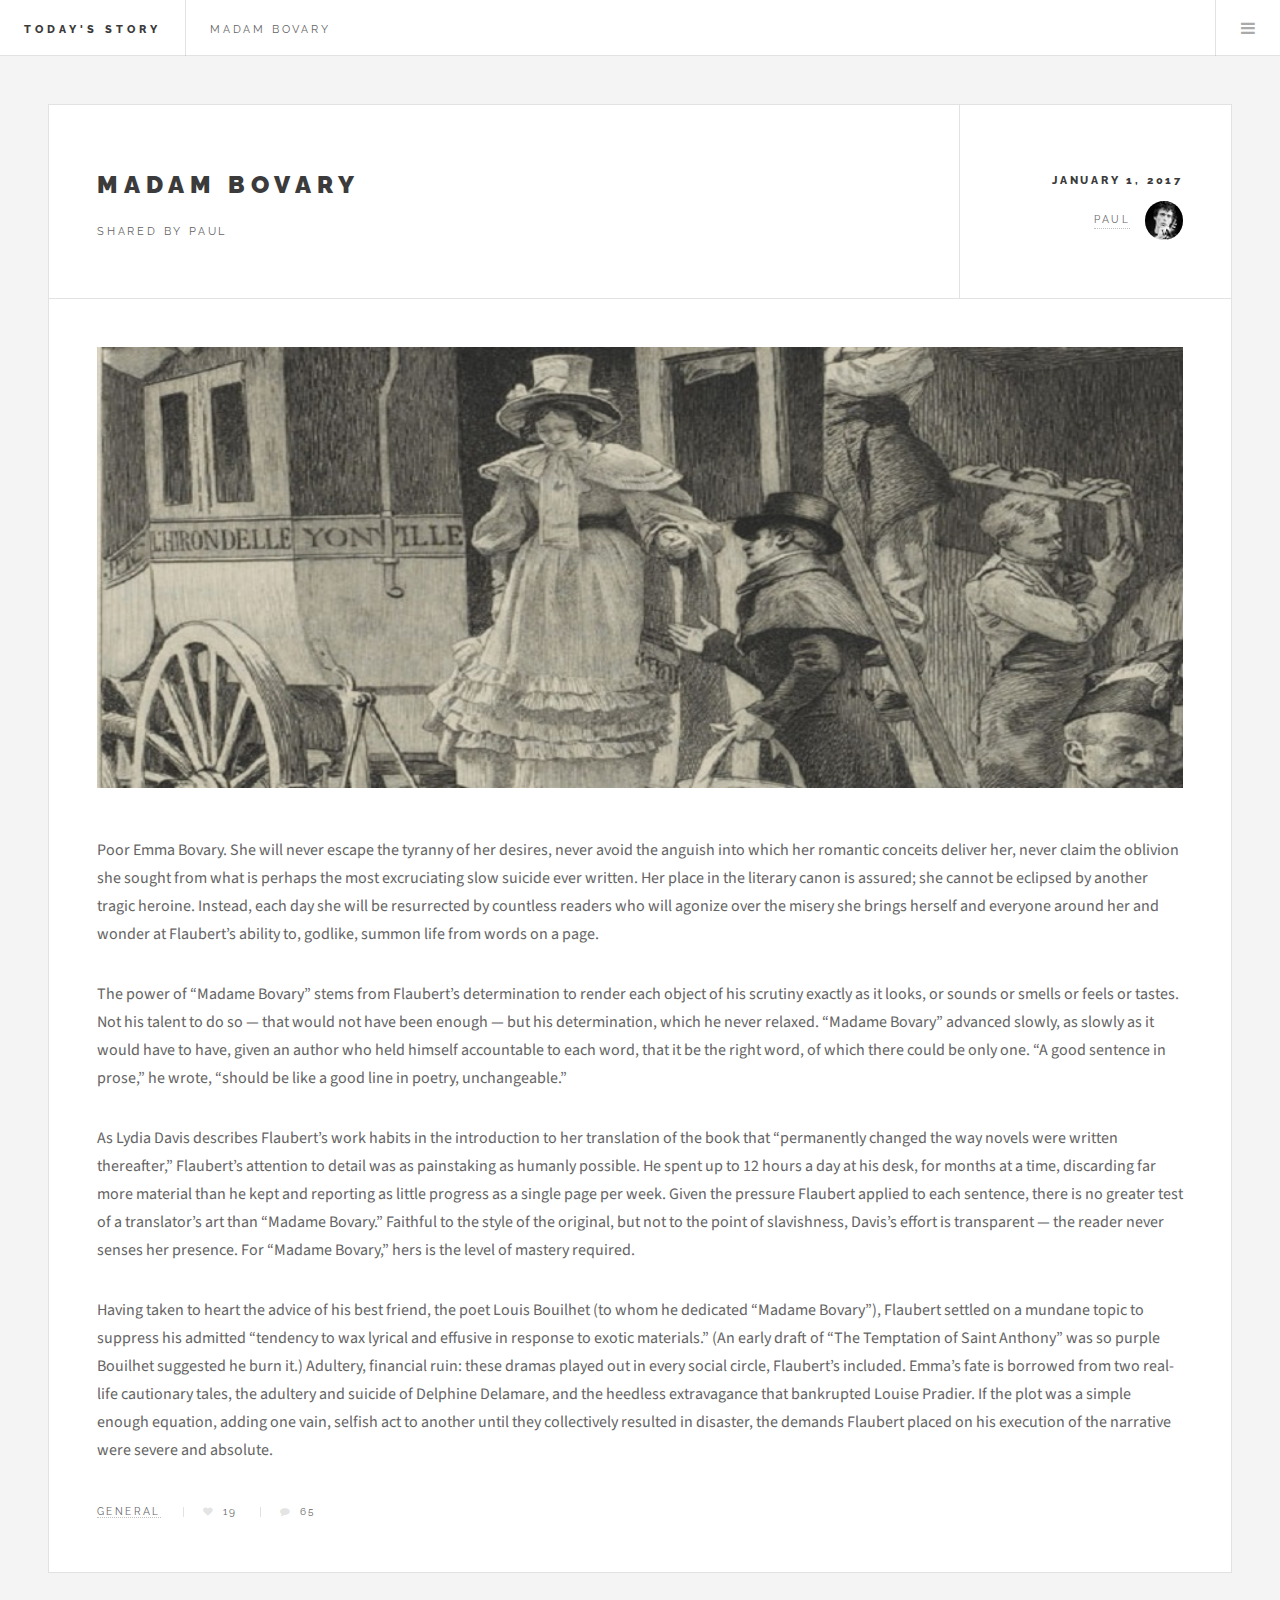
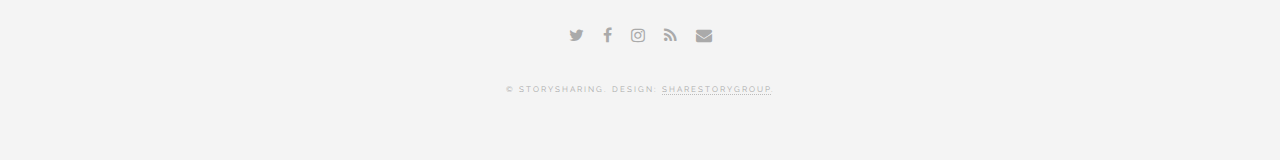
<file: bovary.html>
<!--A Design by ShareStoryGroup
Author: Lina Yuhang Andi
-->
<!DOCTYPE HTML>

<html>
	<head>
		<title>ShareStory</title>
		<meta charset="utf-8" />
		<meta name="viewport" content="width=device-width, initial-scale=1" />
		<!--[if lte IE 8]><script src="assets/js/ie/html5shiv.js"></script><![endif]-->
		<link rel="stylesheet" href="assets/css/main.css" />
		<!--[if lte IE 9]><link rel="stylesheet" href="assets/css/ie9.css" /><![endif]-->
		<!--[if lte IE 8]><link rel="stylesheet" href="assets/css/ie8.css" /><![endif]-->
	</head>
	<body class="single">

		<!-- Wrapper -->
			<div id="wrapper">

				<!-- Header -->
					<header id="header">
						<h1><a href="#">Today's Story</a></h1>
						<nav class="links">
							<ul>
								<li><a href="#">Madam Bovary</a></li>
							</ul>
						</nav>
						<nav class="main">
							<ul>
								<li class="menu">
									<a class="fa-bars" href="#menu">Menu</a>
								</li>
							</ul>
						</nav>
					</header>

				<!-- Menu -->
					<section id="menu">

						<!-- Search -->
							<section>
								<form class="search" method="get" action="#">
									<input type="text" name="query" placeholder="Search" />
								</form>
							</section>		
				</section>

				<!-- Main -->
					<div id="main">

						<!-- Post -->
							<article class="post">
								<header>
									<div class="title">
										<h2><a href="#">Madam Bovary</a></h2>
										<p>Shared by Paul</p>
									</div>
									<div class="meta">
										<time class="published" datetime="2015-11-01">January 1, 2017</time>
										<a href="#" class="author"><span class="name">Paul</span><img src="images/Paul.jpg" alt="" /></a>
									</div>
								</header>
								<span class="image featured"><img src="images/pic03.jpg" alt="" /></span>
								<p>Poor Emma Bovary. She will never escape the tyranny of her desires, never avoid the anguish into which her romantic conceits deliver her, never claim the oblivion she sought from what is perhaps the most excruciating slow suicide ever written. Her place in the literary canon is assured; she cannot be eclipsed by another tragic heroine. Instead, each day she will be resurrected by countless readers who will agonize over the misery she brings herself and everyone around her and wonder at Flaubert’s ability to, godlike, summon life from words on a page. </p>
								<p>The power of “Madame Bovary” stems from Flaubert’s determination to render each object of his scrutiny exactly as it looks, or sounds or smells or feels or tastes. Not his talent to do so — that would not have been enough — but his determination, which he never relaxed. “Madame Bovary” advanced slowly, as slowly as it would have to have, given an author who held himself accountable to each word, that it be the right word, of which there could be only one. “A good sentence in prose,” he wrote, “should be like a good line in poetry, unchangeable.”</p>
								<p>As Lydia Davis describes Flaubert’s work habits in the introduction to her translation of the book that “permanently changed the way novels were written thereafter,” Flaubert’s attention to detail was as painstaking as humanly possible. He spent up to 12 hours a day at his desk, for months at a time, discarding far more material than he kept and reporting as little progress as a single page per week. Given the pressure Flaubert applied to each sentence, there is no greater test of a translator’s art than “Madame Bovary.” Faithful to the style of the original, but not to the point of slavishness, Davis’s effort is transparent — the reader never senses her presence. For “Madame Bovary,” hers is the level of mastery required.</p>
								<p>Having taken to heart the advice of his best friend, the poet Louis Bouilhet (to whom he dedicated “Madame Bovary”), Flaubert settled on a mundane topic to suppress his admitted “tendency to wax lyrical and effusive in response to exotic materials.” (An early draft of “The Temptation of Saint Anthony” was so purple Bouilhet suggested he burn it.) Adultery, financial ruin: these dramas played out in every social circle, Flaubert’s included. Emma’s fate is borrowed from two real-life cautionary tales, the adultery and suicide of Delphine Delamare, and the heedless extravagance that bankrupted Louise Pradier. If the plot was a simple enough equation, adding one vain, selfish act to another until they collectively resulted in disaster, the demands Flaubert placed on his execution of the narrative were severe and absolute.</p>
								<footer>
									<ul class="stats">
										<li><a href="#">General</a></li>
										<li><a href="#" class="icon fa-heart">19</a></li>
										<li><a href="#" class="icon fa-comment">65</a></li>
									</ul>
								</footer>
							</article>

					</div>

				<!-- Footer -->
					<section id="footer">
						<ul class="icons">
							<li><a href="#" class="fa-twitter"><span class="label">Twitter</span></a></li>
							<li><a href="#" class="fa-facebook"><span class="label">Facebook</span></a></li>
							<li><a href="#" class="fa-instagram"><span class="label">Instagram</span></a></li>
							<li><a href="#" class="fa-rss"><span class="label">RSS</span></a></li>
							<li><a href="#" class="fa-envelope"><span class="label">Email</span></a></li>
						</ul>
						<p class="copyright">&copy; StorySharing. Design: <a href="https://github.com/ShareStoryProject/">ShareStoryGroup</a>. </p>
					</section>

			</div>

		<!-- Scripts -->
			<script src="assets/js/jquery.min.js"></script>
			<script src="assets/js/skel.min.js"></script>
			<script src="assets/js/util.js"></script>
			<!--[if lte IE 8]><script src="assets/js/ie/respond.min.js"></script><![endif]-->
			<script src="assets/js/main.js"></script>

	</body>
</html>
</file>
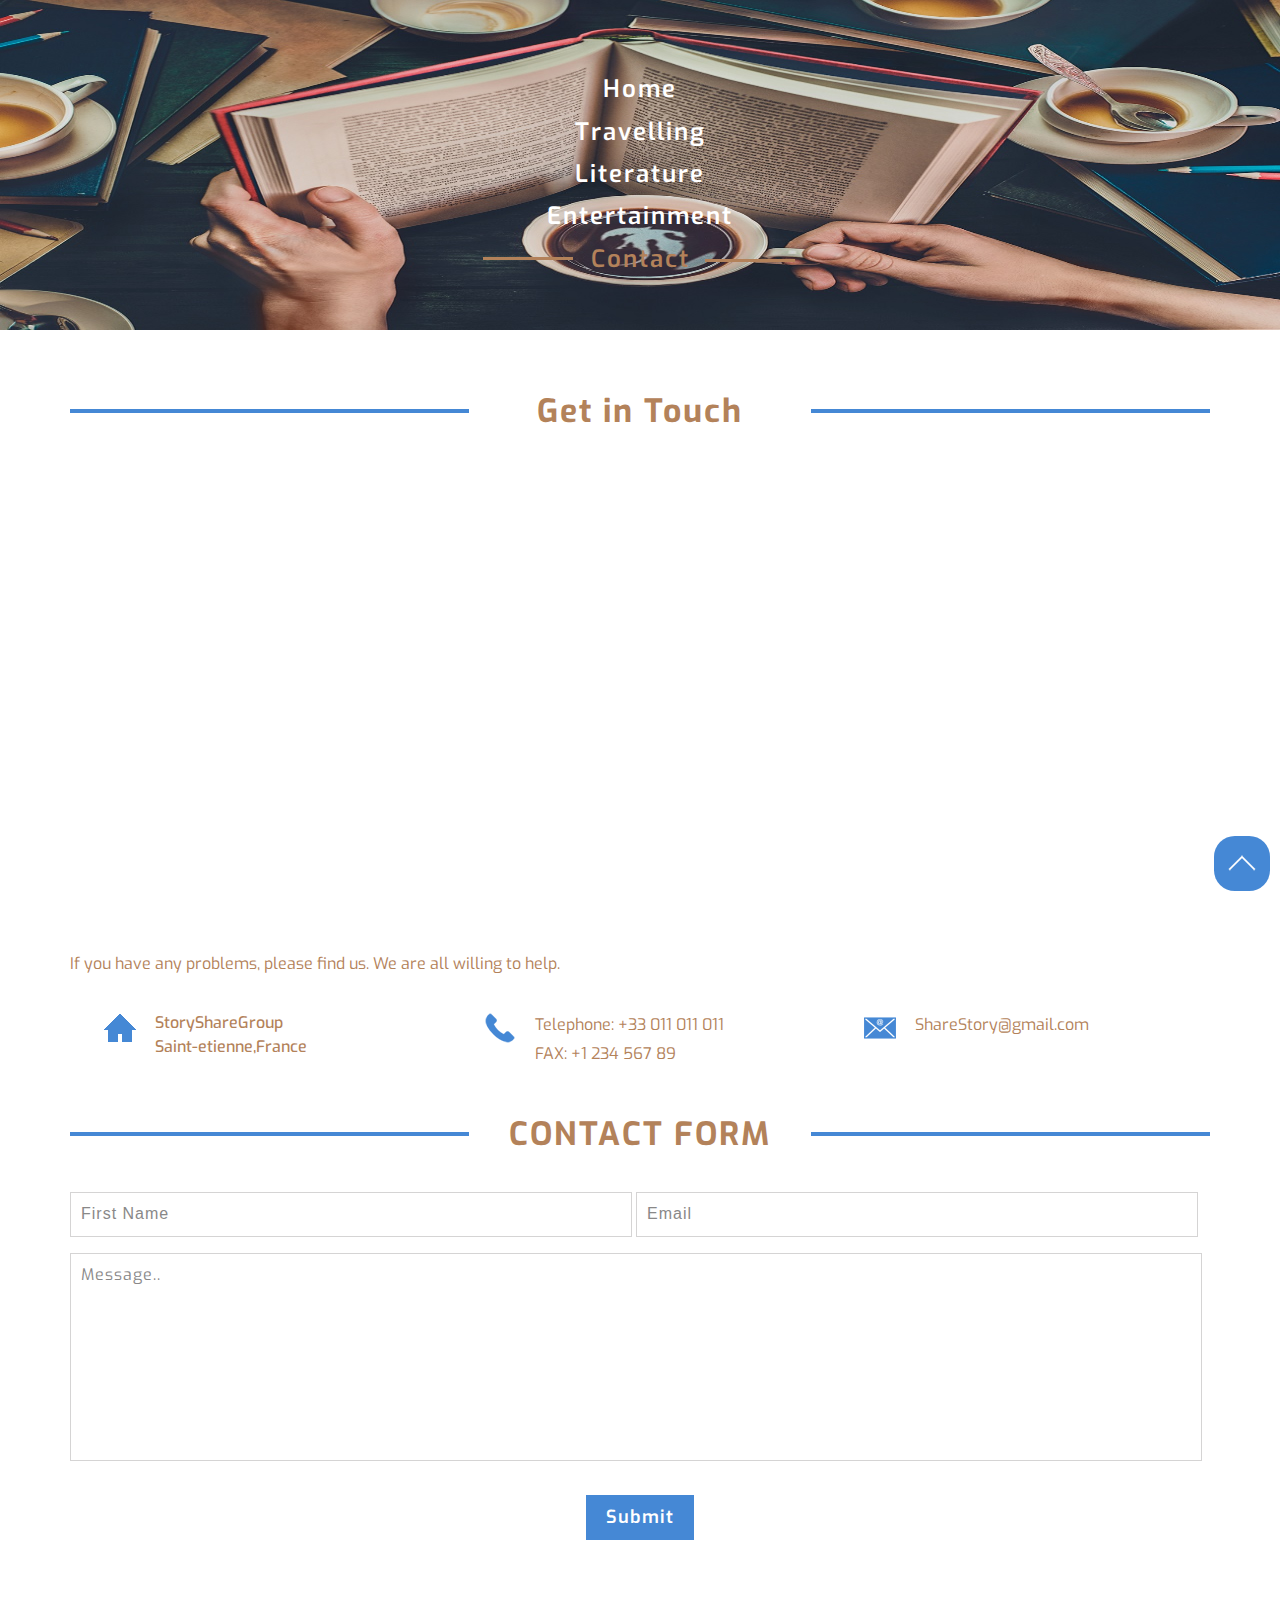
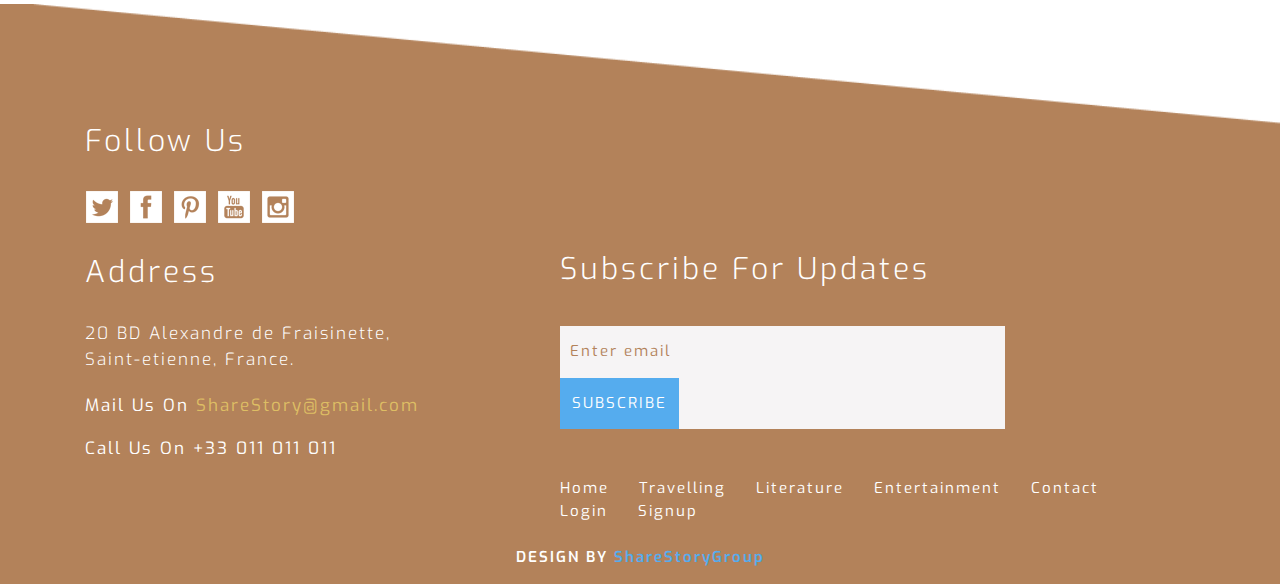
<file: contact.html>
<!--A Design by ShareStoryGroup
Author: Lina Yuhang Andi
-->
<!DOCTYPE html>
<html>
<head>
<title>ShareStory</title>
<meta name="viewport" content="width=device-width, initial-scale=1">
<meta http-equiv="Content-Type" content="text/html; charset=utf-8" />
<meta name="keywords" content="Share Stories with others" />
<script type="application/x-javascript"> addEventListener("load", function() { setTimeout(hideURLbar, 0); }, false); function hideURLbar(){ window.scrollTo(0,1); } </script>
<link href="css/bootstrap.css" rel='stylesheet' type='text/css' />
<link href="css/style.css" rel='stylesheet' type='text/css' />
<script src="js/jquery-1.11.0.min.js"></script>
<link href='http://fonts.googleapis.com/css?family=Exo:100,200,300,400,500,600,700,800,900,100italic,200italic,300italic,400italic,500italic,600italic,700italic,800italic,900italic' rel='stylesheet' type='text/css'>  
<!---- start-smoth-scrolling---->
<script type="text/javascript" src="js/move-top.js"></script>
<script type="text/javascript">
			jQuery(document).ready(function($) {
				$(".scroll").click(function(event){		
					event.preventDefault();
					$('html,body').animate({scrollTop:$(this.hash).offset().top},1000);
				});
			});
		</script>
<!--start-smoth-scrolling-->
</head>
<body>
	<!--start-banner-->
	<div class="banner1" id="home">
		<div class="container">
			<div class="header">
				<div class="menu">
                                     <a class="toggleMenu" href="#"><img src="images/menu-icon.png" alt="" /> </a>
					<ul class="nav" id="nav">
					<li><a href="Home.html">Home</a></li>
					<li><a href="Travelling.html">Travelling</a></li>
					<li><a href="Literature.html">Literature</a></li>
					<li><a href="Entertaiment.html">Entertainment</a></li>
					<li class="active"><a href="contact.html" class="active">Contact</a></li>
					</ul>
                                  <!----start-top-nav-script---->
		                      <script type="text/javascript" src="js/responsive-nav.js"></script>
					<script type="text/javascript">
					jQuery(document).ready(function($) {
						$(".scroll").click(function(event){		
							event.preventDefault();
							$('html,body').animate({scrollTop:$(this.hash).offset().top},1000);
						});
					});
					</script>
		<!----//End-top-nav-script---->
				</div>
				<div class="clearfix"> </div>
			</div>
		</div>
	</div>
	<!--end-banner-->
	<!--start-contact-->
	<div class="contact">
		<div class="container">
			<div class="contact-main">
				<h3>Get in Touch</h3>
				<div class="contact-top">
					<iframe src="http://www.google.cn/maps/embed?pb=!1m18!1m12!1m3!1d2800.6156498755144!2d4.411396550211516!3d45.41708957899776!2m3!1f0!2f0!3f0!3m2!1i1024!2i768!4f13.1!3m3!1m2!1s0x47f5a915dd08b897%3A0xf4209f556cb52889!2sHome+Pupil+School+Mines!5e0!3m2!1sen!2scn!4v1483462780519"  frameborder="0" style="border:0"></iframe>
					<p>If you have any problems, please find us. We are all willing to help.</p>
					<div class="contact-one">
						<div class="col-md-4 contact-left">
							<div class="c-left">
								<span class="adrs"> </span>
							</div>
							<div class="c-right">
								<h5>StoryShareGroup<span>Saint-etienne,France</span></h5>
							</div>
							<div class="clearfix"></div>
						</div>
						<div class="col-md-4 contact-left">
							<div class="c-left">
								<span class="ph"> </span>
							</div>
							<div class="c-right">
							<p>Telephone: +33 011 011 011
								<span>FAX: +1 234 567 89</span>
							</p>
							</div>
							<div class="clearfix"></div>
						</div>
						<div class="col-md-4 contact-left">
							<div class="c-left">
								<span class="mail"> </span>
							</div>
							<div class="c-right">
								<p><a href="mailto:info@example.com">ShareStory@gmail.com</a></p>
							</div>
							<div class="clearfix"></div>
						</div>
						<div class="clearfix"></div>
					</div>
				</div>
				<div class="contact-bottom">
					<h3>CONTACT FORM</h3>
					<div class="contact-text">
						<input type="text" value="First Name" onfocus="this.value = '';" onblur="if (this.value == '') {this.value = 'First Name';}"/>
						<input type="text" value="Email" onfocus="this.value = '';" onblur="if (this.value == '') {this.value = 'Email';}"/>
						<textarea value="Message:" onfocus="this.value = '';" onblur="if (this.value == '') {this.value = 'Message';}">Message..</textarea>
						<div class="contact-but">
							<input type="submit" />
						</div>
					</div>
				</div>
			</div>
		</div>
	</div>
	<!--end-contact-->
	<!--start-footer-->
	<div class="footer">
		<div class="container">
			<div class="footer-main">
				<div class="col-md-5 footer-left">
					<h4>Follow Us</h4>
					<ul>
						<li><a href="#"><span class="twt"> </span></a></li>
						<li><a href="#"><span class="fb"> </span></a></li>
						<li><a href="#"><span class="p"> </span></a></li>
						<li><a href="#"><span class="yt"> </span></a></li>
						<li><a href="#"><span class="in"> </span></a></li>
					</ul>
					<h4>Address</h4>
					<h5>20 BD Alexandre de Fraisinette, Saint-etienne, France.</h5>
					<p>Mail Us On <a href="ShareStory@gmail.com"> ShareStory@gmail.com</a></p>
					<p>Call Us On  +33 011 011 011</p>
				</div>
				<div class="col-md-7 footer-right">
					<h4>Subscribe For Updates</h4>
					<span>
						<input type="text"  value="Enter email" onfocus="this.value = '';" onblur="if (this.value == '') {this.value = 'Enter email';}">
						<input type="submit" value="SUBSCRIBE">
					</span>
					<ul>
						<li><a href="Home.html">Home</a></li>
						<li><a href="Travelling.html">Travelling</a></li>
						<li><a href="Literature.html">Literature</a></li>
						<li><a href="Entertainment.html">Entertainment</a></li>
						<li><a href="contact.html">Contact</a></li>
						<li><a class="play-icon popup-with-zoom-anim" href="#small-dialog">Login</a></li>
						<li><a class="play-icon popup-with-zoom-anim" href="#small-dialog1">Signup</a></li>
					</ul>
				</div>
				<div class="clearfix"> </div>
			</div>
			<div class="footer-text">
				<p>DESIGN BY <a href="https://github.com/ShareStoryProject/" target="_blank">ShareStoryGroup</a></p>
			</div>
		</div>
		<a href="#home" id="toTop" class="scroll" style="display: block;"> <span id="toTopHover" style="opacity: 1;"> </span></a>
	</div>
	<!--end-footer-->
</body>
</html>
</file>
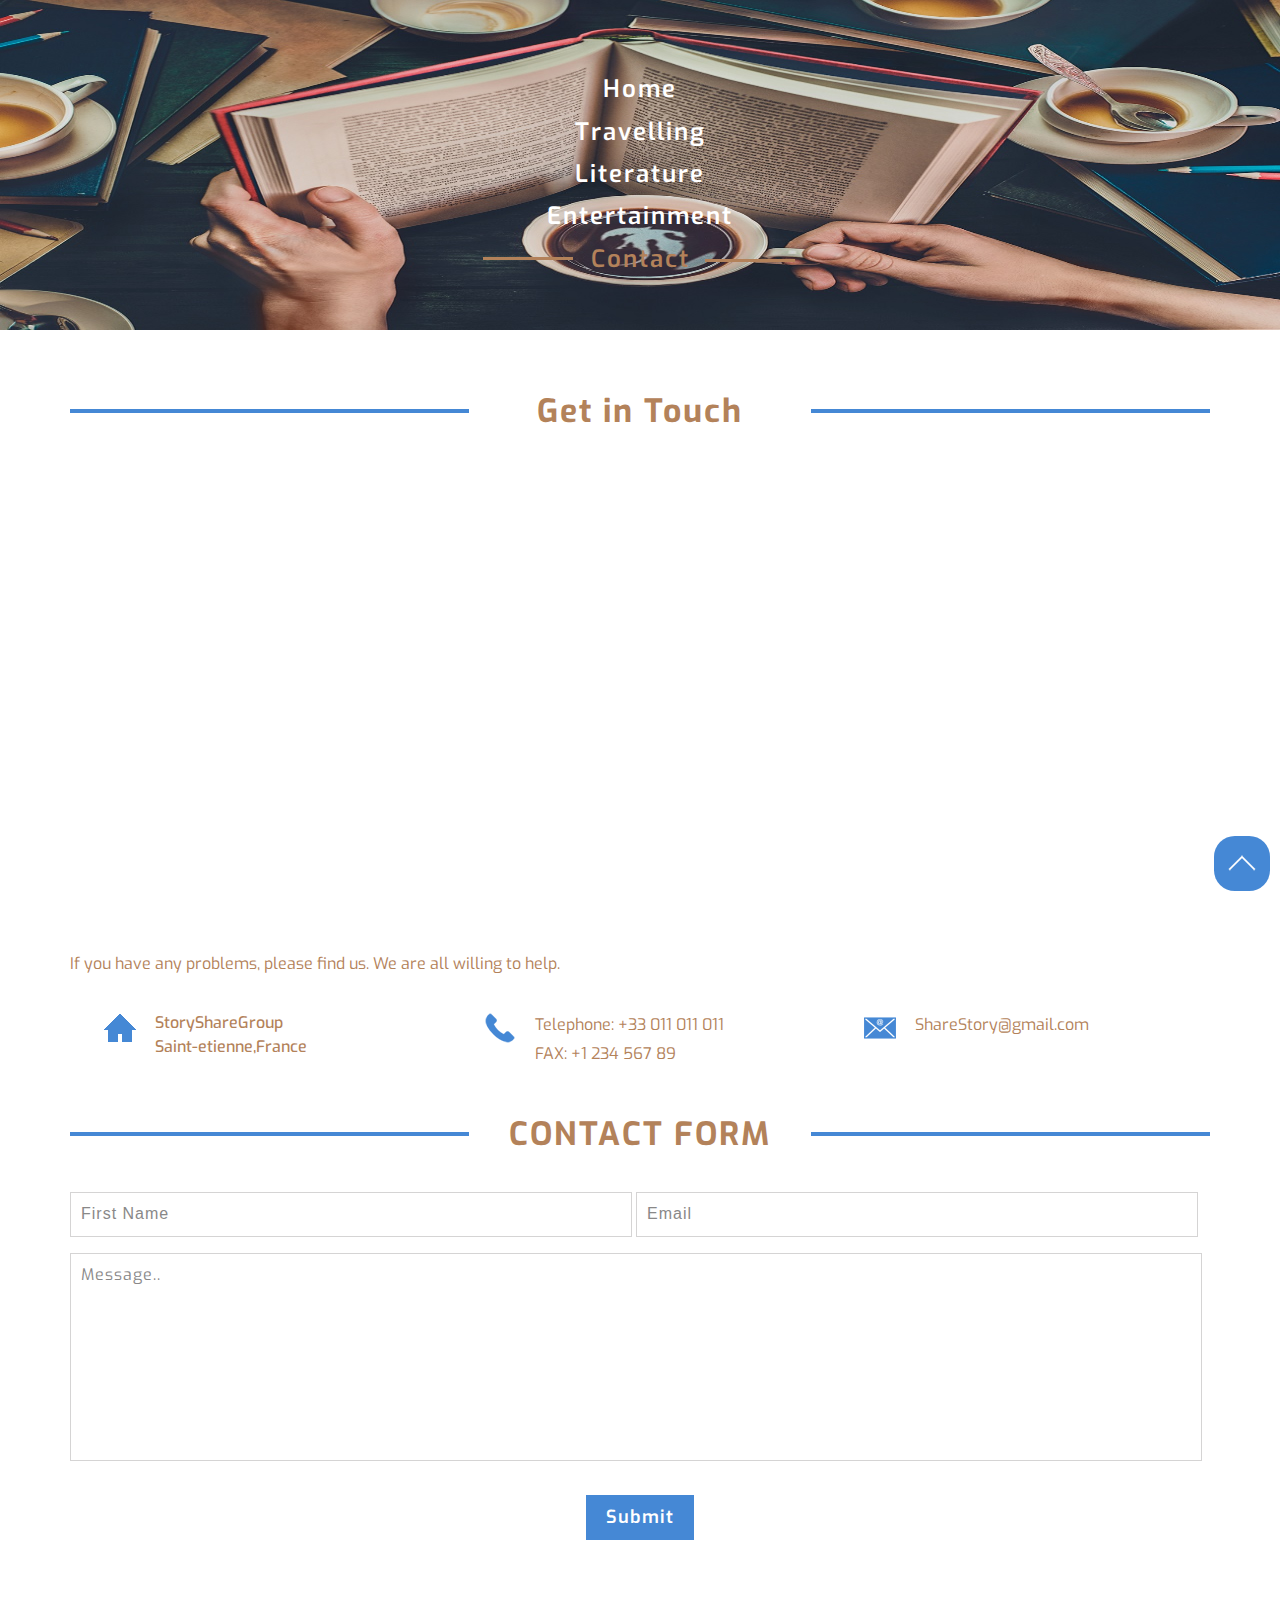
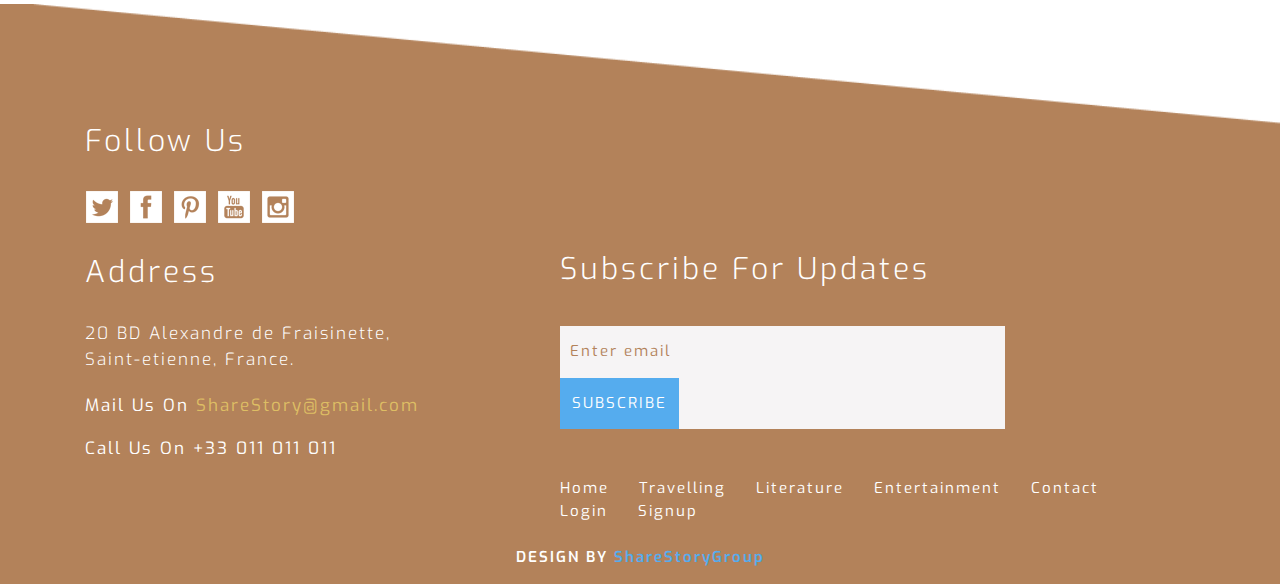
<file: Contact.html>
<!--A Design by ShareStoryGroup
Author: Lina Yuhang Andi
-->
<!DOCTYPE html>
<html>
<head>
<title>ShareStory</title>
<meta name="viewport" content="width=device-width, initial-scale=1">
<meta http-equiv="Content-Type" content="text/html; charset=utf-8" />
<meta name="keywords" content="Share Stories with others" />
<script type="application/x-javascript"> addEventListener("load", function() { setTimeout(hideURLbar, 0); }, false); function hideURLbar(){ window.scrollTo(0,1); } </script>
<link href="css/bootstrap.css" rel='stylesheet' type='text/css' />
<link href="css/style.css" rel='stylesheet' type='text/css' />
<script src="js/jquery-1.11.0.min.js"></script>
<link href='http://fonts.googleapis.com/css?family=Exo:100,200,300,400,500,600,700,800,900,100italic,200italic,300italic,400italic,500italic,600italic,700italic,800italic,900italic' rel='stylesheet' type='text/css'>  
<!---- start-smoth-scrolling---->
<script type="text/javascript" src="js/move-top.js"></script>
<script type="text/javascript">
			jQuery(document).ready(function($) {
				$(".scroll").click(function(event){		
					event.preventDefault();
					$('html,body').animate({scrollTop:$(this.hash).offset().top},1000);
				});
			});
		</script>
<!--start-smoth-scrolling-->
</head>
<body>
	<!--start-banner-->
	<div class="banner1" id="home">
		<div class="container">
			<div class="header">
				<div class="menu">
                                     <a class="toggleMenu" href="#"><img src="images/menu-icon.png" alt="" /> </a>
					<ul class="nav" id="nav">
					<li><a href="Home.html">Home</a></li>
					<li><a href="Travelling.html">Travelling</a></li>
					<li><a href="Literature.html">Literature</a></li>
					<li><a href="Entertainment.html">Entertainment</a></li>
					<li class="active"><a href="Contact.html" class="active">Contact</a></li>
					</ul>
                                  <!----start-top-nav-script---->
		                      <script type="text/javascript" src="js/responsive-nav.js"></script>
					<script type="text/javascript">
					jQuery(document).ready(function($) {
						$(".scroll").click(function(event){		
							event.preventDefault();
							$('html,body').animate({scrollTop:$(this.hash).offset().top},1000);
						});
					});
					</script>
		<!----//End-top-nav-script---->
				</div>
				<div class="clearfix"> </div>
			</div>
		</div>
	</div>
	<!--end-banner-->
	<!--start-contact-->
	<div class="contact">
		<div class="container">
			<div class="contact-main">
				<h3>Get in Touch</h3>
				<div class="contact-top">
					<iframe src="http://www.google.cn/maps/embed?pb=!1m18!1m12!1m3!1d2800.6156498755144!2d4.411396550211516!3d45.41708957899776!2m3!1f0!2f0!3f0!3m2!1i1024!2i768!4f13.1!3m3!1m2!1s0x47f5a915dd08b897%3A0xf4209f556cb52889!2sHome+Pupil+School+Mines!5e0!3m2!1sen!2scn!4v1483462780519"  frameborder="0" style="border:0"></iframe>
					<p>If you have any problems, please find us. We are all willing to help.</p>
					<div class="contact-one">
						<div class="col-md-4 contact-left">
							<div class="c-left">
								<span class="adrs"> </span>
							</div>
							<div class="c-right">
								<h5>StoryShareGroup<span>Saint-etienne,France</span></h5>
							</div>
							<div class="clearfix"></div>
						</div>
						<div class="col-md-4 contact-left">
							<div class="c-left">
								<span class="ph"> </span>
							</div>
							<div class="c-right">
							<p>Telephone: +33 011 011 011
								<span>FAX: +1 234 567 89</span>
							</p>
							</div>
							<div class="clearfix"></div>
						</div>
						<div class="col-md-4 contact-left">
							<div class="c-left">
								<span class="mail"> </span>
							</div>
							<div class="c-right">
								<p><a href="mailto:info@example.com">ShareStory@gmail.com</a></p>
							</div>
							<div class="clearfix"></div>
						</div>
						<div class="clearfix"></div>
					</div>
				</div>
				<div class="contact-bottom">
					<h3>CONTACT FORM</h3>
					<div class="contact-text">
						<input type="text" value="First Name" onfocus="this.value = '';" onblur="if (this.value == '') {this.value = 'First Name';}"/>
						<input type="text" value="Email" onfocus="this.value = '';" onblur="if (this.value == '') {this.value = 'Email';}"/>
						<textarea value="Message:" onfocus="this.value = '';" onblur="if (this.value == '') {this.value = 'Message';}">Message..</textarea>
						<div class="contact-but">
							<input type="submit" />
						</div>
					</div>
				</div>
			</div>
		</div>
	</div>
	<!--end-contact-->
	<!--start-footer-->
	<div class="footer">
		<div class="container">
			<div class="footer-main">
				<div class="col-md-5 footer-left">
					<h4>Follow Us</h4>
					<ul>
						<li><a href="#"><span class="twt"> </span></a></li>
						<li><a href="#"><span class="fb"> </span></a></li>
						<li><a href="#"><span class="p"> </span></a></li>
						<li><a href="#"><span class="yt"> </span></a></li>
						<li><a href="#"><span class="in"> </span></a></li>
					</ul>
					<h4>Address</h4>
					<h5>20 BD Alexandre de Fraisinette, Saint-etienne, France.</h5>
					<p>Mail Us On <a href="ShareStory@gmail.com"> ShareStory@gmail.com</a></p>
					<p>Call Us On  +33 011 011 011</p>
				</div>
				<div class="col-md-7 footer-right">
					<h4>Subscribe For Updates</h4>
					<span>
						<input type="text"  value="Enter email" onfocus="this.value = '';" onblur="if (this.value == '') {this.value = 'Enter email';}">
						<input type="submit" value="SUBSCRIBE">
					</span>
					<ul>
						<li><a href="Home.html">Home</a></li>
						<li><a href="Travelling.html">Travelling</a></li>
						<li><a href="Literature.html">Literature</a></li>
						<li><a href="Entertainment.html">Entertainment</a></li>
						<li><a href="Contact.html">Contact</a></li>
						<li><a class="play-icon popup-with-zoom-anim" href="#small-dialog">Login</a></li>
						<li><a class="play-icon popup-with-zoom-anim" href="#small-dialog1">Signup</a></li>
					</ul>
				</div>
				<div class="clearfix"> </div>
			</div>
			<div class="footer-text">
				<p>DESIGN BY <a href="https://github.com/ShareStoryProject/" target="_blank">ShareStoryGroup</a></p>
			</div>
		</div>
		<a href="#home" id="toTop" class="scroll" style="display: block;"> <span id="toTopHover" style="opacity: 1;"> </span></a>
	</div>
	<!--end-footer-->
</body>
</html>
</file>
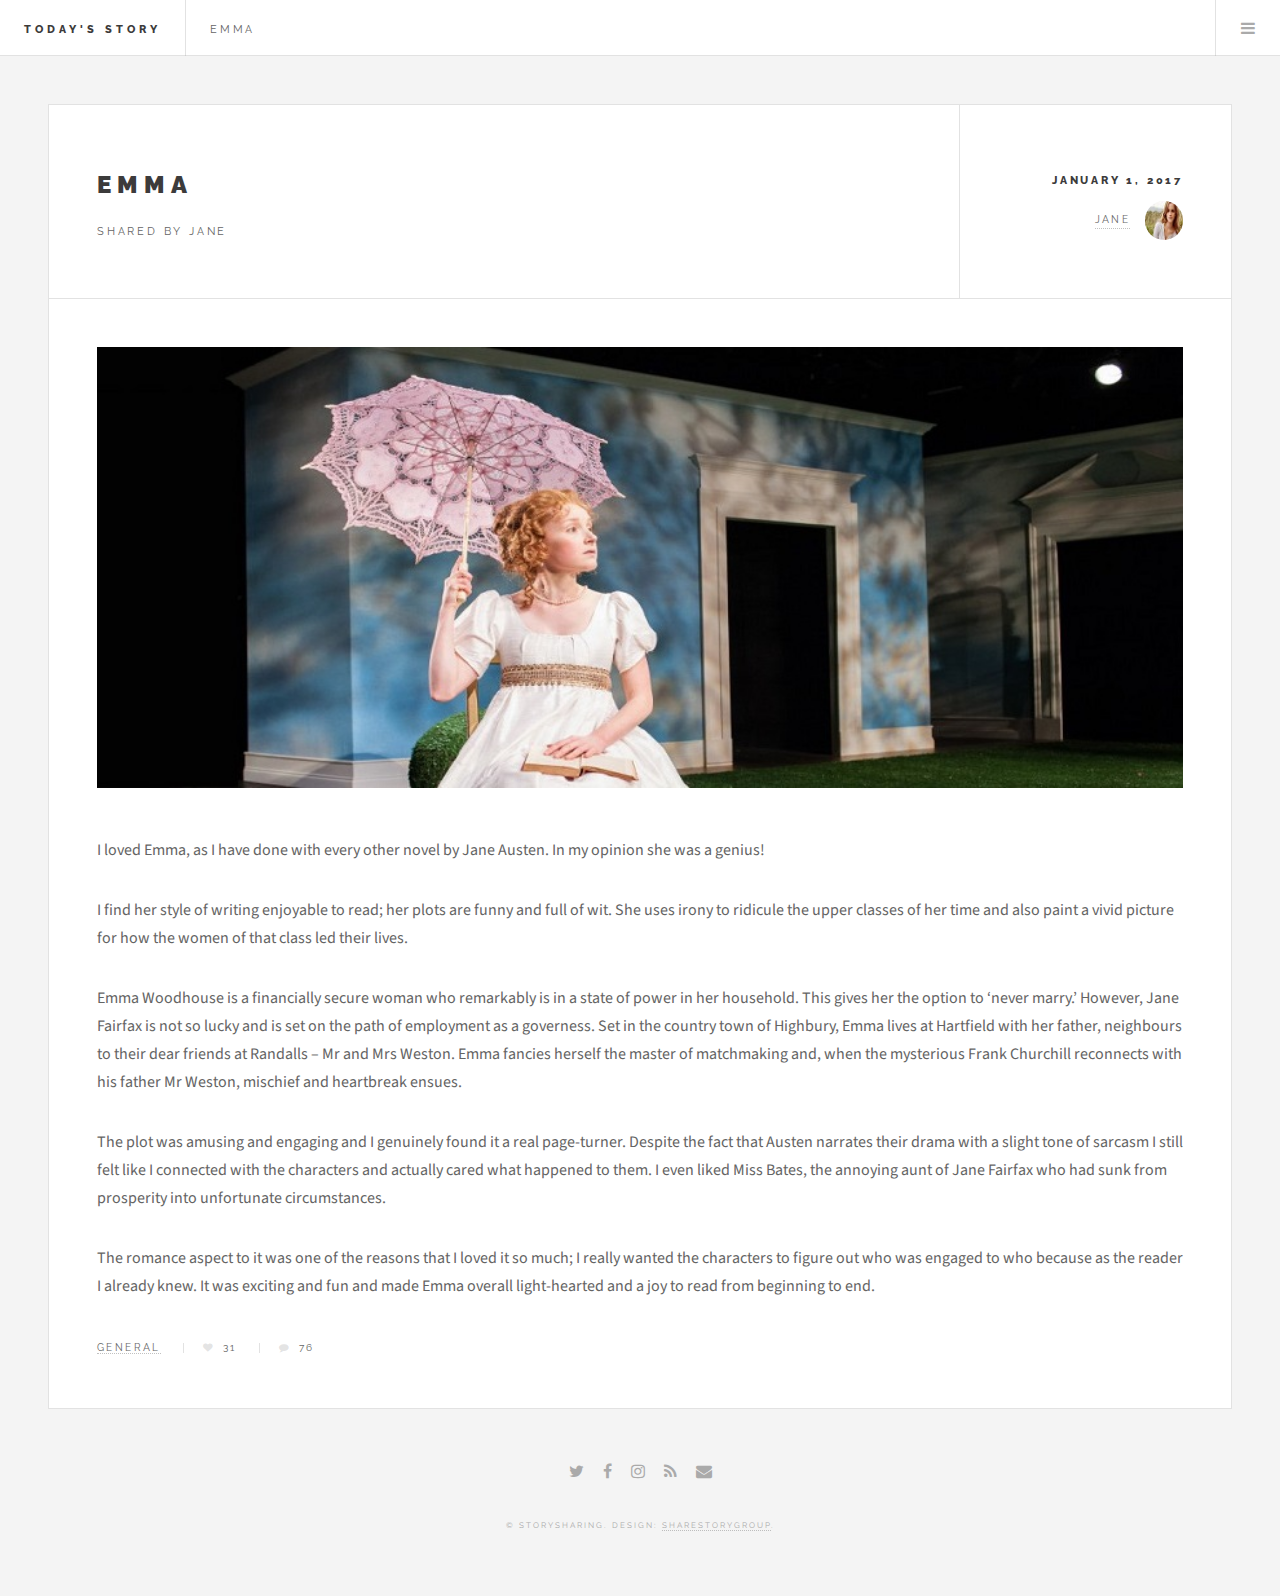
<file: emma.html>
<!--A Design by ShareStoryGroup
Author: Lina Yuhang Andi
-->
<!DOCTYPE HTML>

<html>
	<head>
		<title>ShareStory</title>
		<meta charset="utf-8" />
		<meta name="viewport" content="width=device-width, initial-scale=1" />
		<!--[if lte IE 8]><script src="assets/js/ie/html5shiv.js"></script><![endif]-->
		<link rel="stylesheet" href="assets/css/main.css" />
		<!--[if lte IE 9]><link rel="stylesheet" href="assets/css/ie9.css" /><![endif]-->
		<!--[if lte IE 8]><link rel="stylesheet" href="assets/css/ie8.css" /><![endif]-->
	</head>
	<body class="single">

		<!-- Wrapper -->
			<div id="wrapper">

				<!-- Header -->
					<header id="header">
						<h1><a href="#">Today's Story</a></h1>
						<nav class="links">
							<ul>
								<li><a href="#">Emma</a></li>
							</ul>
						</nav>
						<nav class="main">
							<ul>
								<li class="menu">
									<a class="fa-bars" href="#menu">Menu</a>
								</li>
							</ul>
						</nav>
					</header>

				<!-- Menu -->
					<section id="menu">

						<!-- Search -->
							<section>
								<form class="search" method="get" action="#">
									<input type="text" name="query" placeholder="Search" />
								</form>
							</section>
					</section>

				<!-- Main -->
					<div id="main">

						<!-- Post -->
							<article class="post">
								<header>
									<div class="title">
										<h2><a href="#">Emma</a></h2>
										<p>Shared by Jane</p>
									</div>
									<div class="meta">
										<time class="published" datetime="2015-11-01">January 1, 2017</time>
										<a href="#" class="author"><span class="name">Jane</span><img src="images/Jane.jpg" alt="" /></a>
									</div>
								</header>
								<span class="image featured"><img src="images/pic02.jpg" alt="" /></span>
								<p>I loved Emma, as I have done with every other novel by Jane Austen. In my opinion she was a genius! </p>
								<p>I find her style of writing enjoyable to read; her plots are funny and full of wit. She uses irony to ridicule the upper classes of her time and also paint a vivid picture for how the women of that class led their lives.</p>
								<p>Emma Woodhouse is a financially secure woman who remarkably is in a state of power in her household. This gives her the option to ‘never marry.’ However, Jane Fairfax is not so lucky and is set on the path of employment as a governess. Set in the country town of Highbury, Emma lives at Hartfield with her father, neighbours to their dear friends at Randalls – Mr and Mrs Weston. Emma fancies herself the master of matchmaking and, when the mysterious Frank Churchill reconnects with his father Mr Weston, mischief and heartbreak ensues.</p>
								<p>The plot was amusing and engaging and I genuinely found it a real page-turner. Despite the fact that Austen narrates their drama with a slight tone of sarcasm I still felt like I connected with the characters and actually cared what happened to them. I even liked Miss Bates, the annoying aunt of Jane Fairfax who had sunk from prosperity into unfortunate circumstances.</p>
								<p>The romance aspect to it was one of the reasons that I loved it so much; I really wanted the characters to figure out who was engaged to who because as the reader I already knew. It was exciting and fun and made Emma overall light-hearted and a joy to read from beginning to end.</p>
								<footer>
									<ul class="stats">
										<li><a href="#">General</a></li>
										<li><a href="#" class="icon fa-heart">31</a></li>
										<li><a href="#" class="icon fa-comment">76</a></li>
									</ul>
								</footer>
							</article>

					</div>

				<!-- Footer -->
					<section id="footer">
						<ul class="icons">
							<li><a href="#" class="fa-twitter"><span class="label">Twitter</span></a></li>
							<li><a href="#" class="fa-facebook"><span class="label">Facebook</span></a></li>
							<li><a href="#" class="fa-instagram"><span class="label">Instagram</span></a></li>
							<li><a href="#" class="fa-rss"><span class="label">RSS</span></a></li>
							<li><a href="#" class="fa-envelope"><span class="label">Email</span></a></li>
						</ul>
						<p class="copyright">&copy; StorySharing. Design: <a href="https://github.com/ShareStoryProject/">ShareStoryGroup</a>. </p>
					</section>

			</div>

		<!-- Scripts -->
			<script src="assets/js/jquery.min.js"></script>
			<script src="assets/js/skel.min.js"></script>
			<script src="assets/js/util.js"></script>
			<!--[if lte IE 8]><script src="assets/js/ie/respond.min.js"></script><![endif]-->
			<script src="assets/js/main.js"></script>

	</body>
</html>
</file>
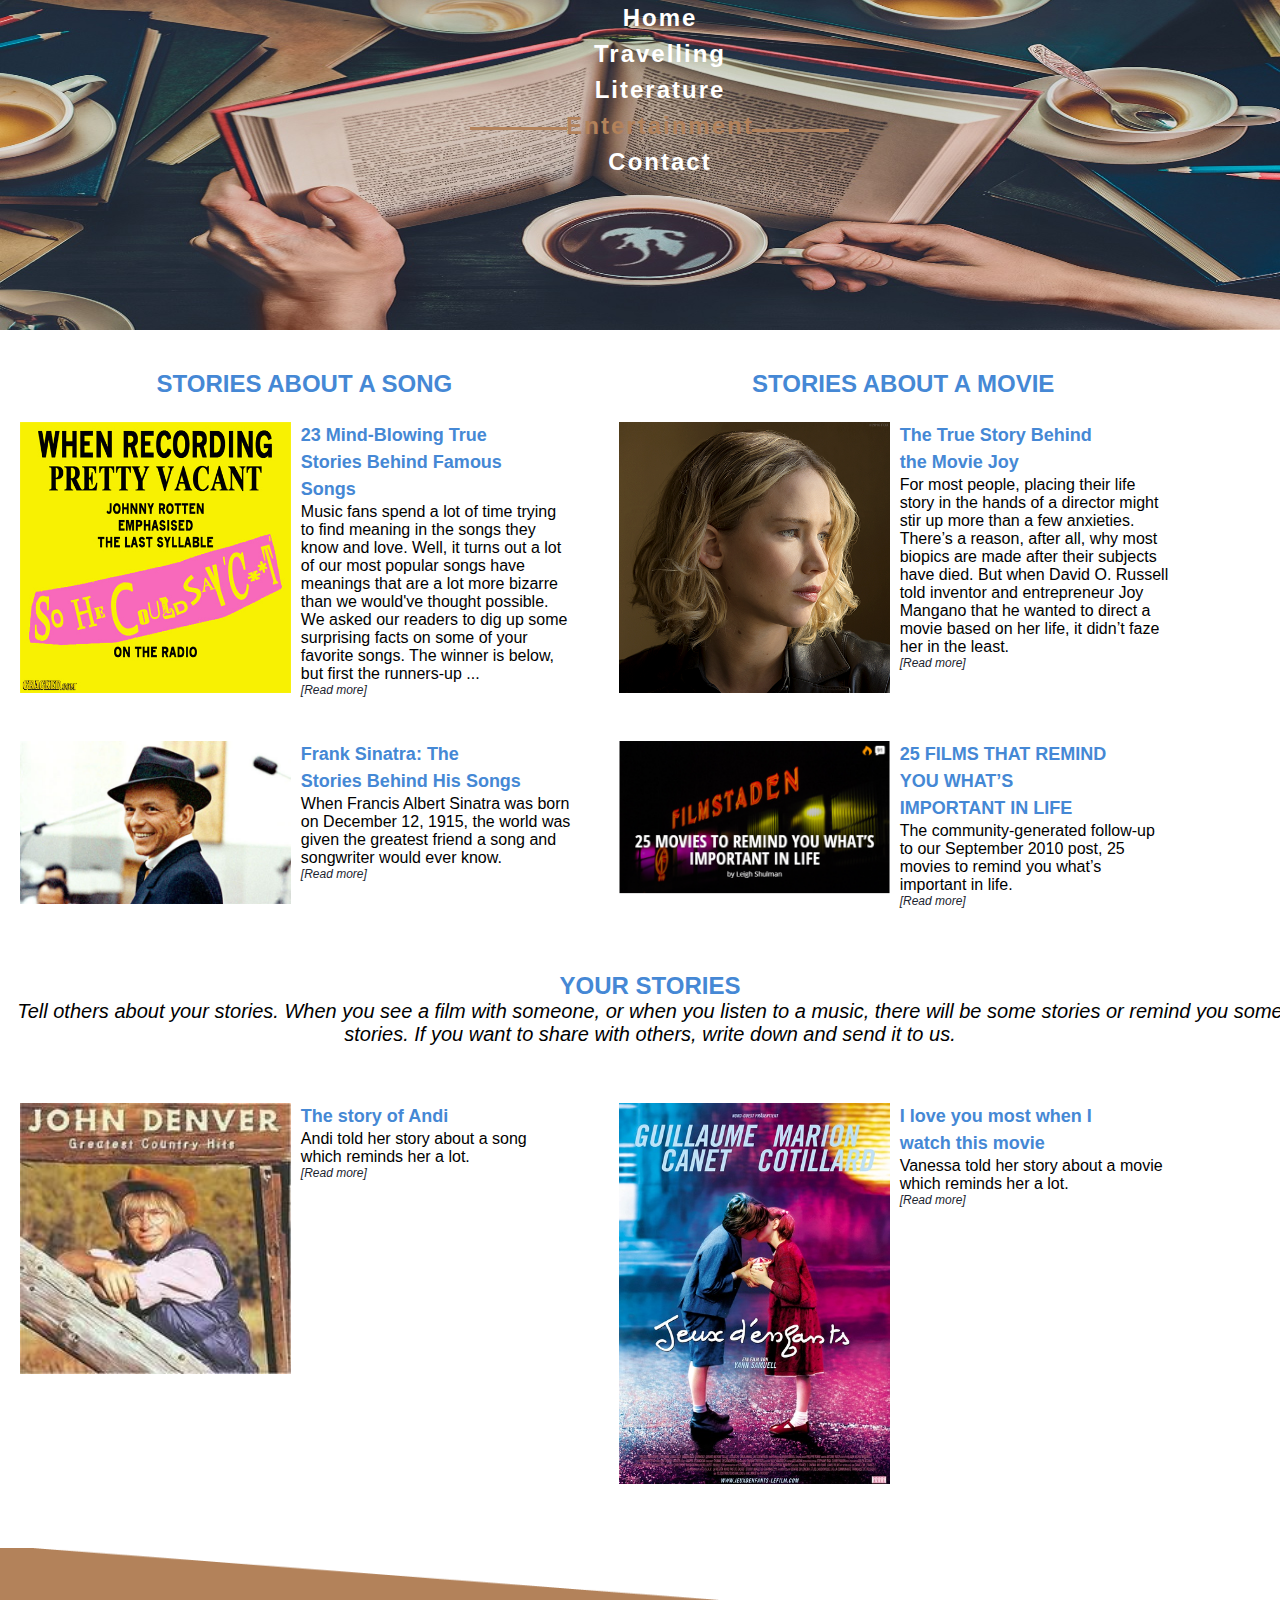
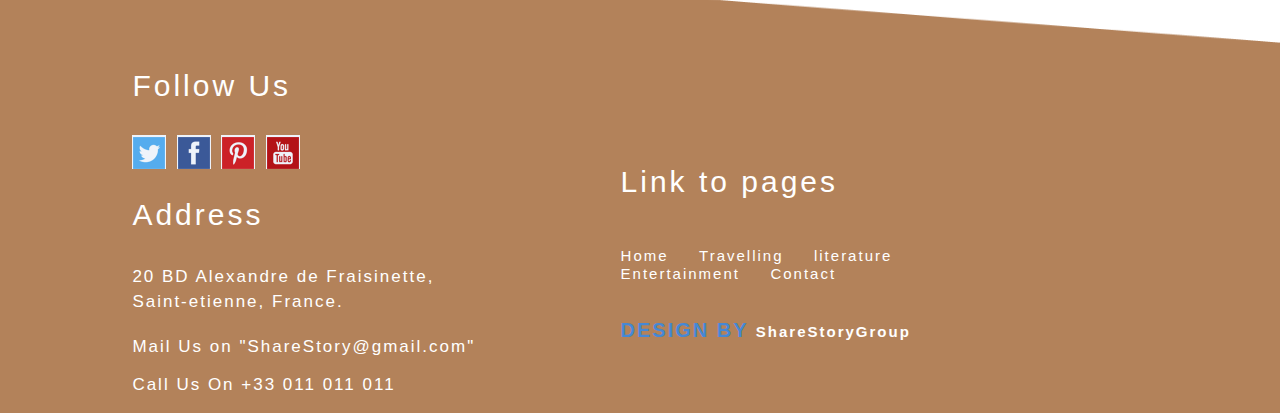
<file: Entertainment.html>
<!DOCTYPE html>
<html>
<head>
<title>Tell your story about a song or a movie</title>
<meta charset="utf-8">
<meta name="viewport" content="width=device-width, initial-scale=1">
<meta http-equiv="X-UA-Compatible" content="IE=edge">
<script type="application/x-javascript"> addEventListener("load", function() { setTimeout(hideURLbar, 0); }, false); function hideURLbar(){ window.scrollTo(0,1); } </script>
<link href="css/footer.css" rel='stylesheet' type='text/css' />
<link href="css/header.css" rel='stylesheet' type='text/css' />
<link href="css/entertainment.css" rel='stylesheet' type='text/css' />
<script src="js/jquery-1.11.0.min.js"></script>
</head>
<body>
	<div class="banner1" id="home">
		<div>
			<div class="header">
				<div class="menu">
                    <a class="toggleMenu" href="#"><img src="images/menu-icon.png" alt="" /> </a>
					<ul class="nav" id="nav">
						<li><a href="Home.html">Home</a></li>
						<li><a href="Travelling.html">Travelling</a></li>
						<li><a href="Literature.html">Literature</a></li>
						<li class="active"><a href="Entertainment.html" class="active">Entertainment</a></li>
						<li><a href="Contact.html">Contact</a></li>
					</ul>
                    
				</div>
				<div class="clearfix"> </div>
			</div>
		</div>
	</div>
	<div class="clearfix"> </div>

<div class="col-lg-12 col-md-12 col-sm-12 e-top">
	<div class="col-lg-6 col-md-12 col-sm-12 part e-top">
		<h4>STORIES ABOUT A SONG</h4>
		<div class="col-lg-12 col-md-12 col-sm-12 e-bottom">
			<div class="col-lg-6 col-md-6 col-sm-12 e-left">
				<img src="images/song-1.jpg" alt="">
			</div>
			<div class="col-lg-6 col-md-6 col-sm-12 e-right">
				<h6>23 Mind-Blowing True Stories Behind Famous Songs</h6>
				<p>Music fans spend a lot of time trying to find meaning in the songs they know and love. Well, it turns out a lot of our most popular songs have meanings that are a lot more bizarre than we would've thought possible. We asked our readers to dig up some surprising facts on some of your favorite songs. The winner is below, but first the runners-up ...</p>
				<div class="readmore"><a href="http://www.cracked.com/photoplasty_549_23-mind-blowing-true-stories-behind-famous-songs/">[Read more]</a></div>
				
			</div>
			<div class="clearfix"></div>
		</div>
		<div class="col-lg-12 col-md-12 col-sm-12 e-bottom">
			<div class="col-lg-6 col-md-6 col-sm-12 e-left">
				<img src="images/song-2.jpg" alt="">
			</div>
			<div class="col-lg-6 col-md-6 col-sm-12 e-right">
				<h6>Frank Sinatra: The Stories Behind His Songs</h6>
				<p>When Francis Albert Sinatra was born on December 12, 1915, the world was given the greatest friend a song and songwriter would ever know.</p>
				<div class="readmore"><a href="http://performingsongwriter.com/frank-sinatra-songs/">[Read more]</a></div>
			</div>
			<div class="clearfix"></div>
		</div>	
	</div>		
	<div class="col-lg-6 col-md-12 col-sm-12 part e-top">
		<h4>STORIES ABOUT A MOVIE</h4>
		<div class="col-lg-12 col-md-12 col-sm-12 e-bottom">
			<div class="col-lg-6 col-md-6 col-sm-12 e-left">
				<img src="images/m-1.jpg" alt="">
			</div>
			<div class="col-lg-6 col-md-6 col-sm-12 e-right">
				<h6>The True Story Behind the Movie Joy</h6>
				<p>For most people, placing their life story in the hands of a director might stir up more than a few anxieties. There’s a reason, after all, why most biopics are made after their subjects have died. But when David O. Russell told inventor and entrepreneur Joy Mangano that he wanted to direct a movie based on her life, it didn’t faze her in the least.</p>
				<div class="readmore"><a href="http://time.com/4161779/joy-movie-accuracy-fact-check/">[Read more]</a></div>
			</div>
			<div class="clearfix"></div>
		</div>	
		<div class="col-lg-12 col-md-12 col-sm-12 e-bottom">
			<div class="col-lg-6 col-md-6 col-sm-12 e-left">
				<img src="images/m-2.png" alt="">
			</div>
			<div class="col-lg-6 col-md-6 col-sm-12 e-right">
				<h6>25 FILMS THAT REMIND YOU WHAT’S IMPORTANT IN LIFE</h6>
				<p>The community-generated follow-up to our September 2010 post, 25 movies to remind you what’s important in life.</p>
				<div class="readmore"><a href="http://matadornetwork.com/life/25-more-films-to-remind-you-whats-important-in-life/">[Read more]</a></div>
			</div>
			<div class="clearfix"></div>
		</div>
	</div>

	<div class="col-lg-12 col-md-12 col-sm-12 part e-bottom">
		<h4>YOUR STORIES</h4>
		<h5>Tell others about your stories. When you see a film with someone, or when you listen to a music, there will be some stories or remind you some stories. If you want to share with others, write down and send it to us.</h5>
		<div class="col-lg-6 col-md-12 col-sm-12 e-bottom">
			<div class="col-lg-6 col-md-6 col-sm-12 e-left">
				<img src="images/yours-1.jpg" alt="">
			</div>
			<div class="col-lg-6 col-md-6 col-sm-12 e-right">
				<h6>The story of Andi</h6>
				<p>Andi told her story about a song which reminds her a lot.</p>
				<div class="readmore"><a href="yourstory1.html">[Read more]</a></div>
			</div>
			<div class="clearfix"></div>
		</div>
		<div class="col-lg-6 col-md-12 col-sm-12 e-bottom">
			<div class="col-lg-6 col-md-6 col-sm-12 e-left">
				<img src="images/yours-2.jpg" alt="">
			</div>
			<div class="col-lg-6 col-md-6 col-sm-12 e-right">
				<h6>I love you most when I watch this movie</h6>
				<p>Vanessa told her story about a movie which reminds her a lot.</p>
				<div class="readmore"><a href="yourstory2.html">[Read more]</a></div>
			</div>
			<div class="clearfix"></div>
		</div>
		<div class="clearfix"></div>
	</div>
	<div class="clearfix"></div>
	
</div>
<!--start-footer-->
	<div class="col-lg-12 col-sm-12 col-md-12 footer">
		<div class="footer-container">
			<div class="col-sm-12 footer-left">
				<h4>Follow Us</h4>
				<ul>
					<li>
						<a href="#"><span class="twt"></span>
						</a>
					</li>
					<li><a href="#"><span class="fb"></span>
						</a></li>
					<li><a href="#"><span class="p"></span>
						</a></li>
					<li><a href="#"><span class="yt"></span>
						</a></li>
				</ul>
				<h4>Address</h4>
				<h5>20 BD Alexandre de Fraisinette, Saint-etienne, France.</h5>
				<p>
				Mail Us on "ShareStory@gmail.com"
				</p>
				<p>Call Us On +33 011 011 011</p>
		     </div>
			<div class="footer-right">
			<h4>Link to pages</h4>
			<ul>
				<li><a href="Home.html">Home</a></li>
				<li><a href="Travelling.html">Travelling</a></li>
				<li><a href="Literature.html">literature</a></li>
				<li><a href="Entertainment.html">Entertainment</a></li>
				<li><a href="contact.html">Contact</a></li>
			</ul>
			<br/>
			<div class="footer-text">
			<p> DESIGN BY
			<a href="https://github.com/ShareStoryProject/"> ShareStoryGroup</a>
			</p>
			</div>
			</div>
		</div>
	</div>
	<!--end-footer-->
</body>
</html>
</file>
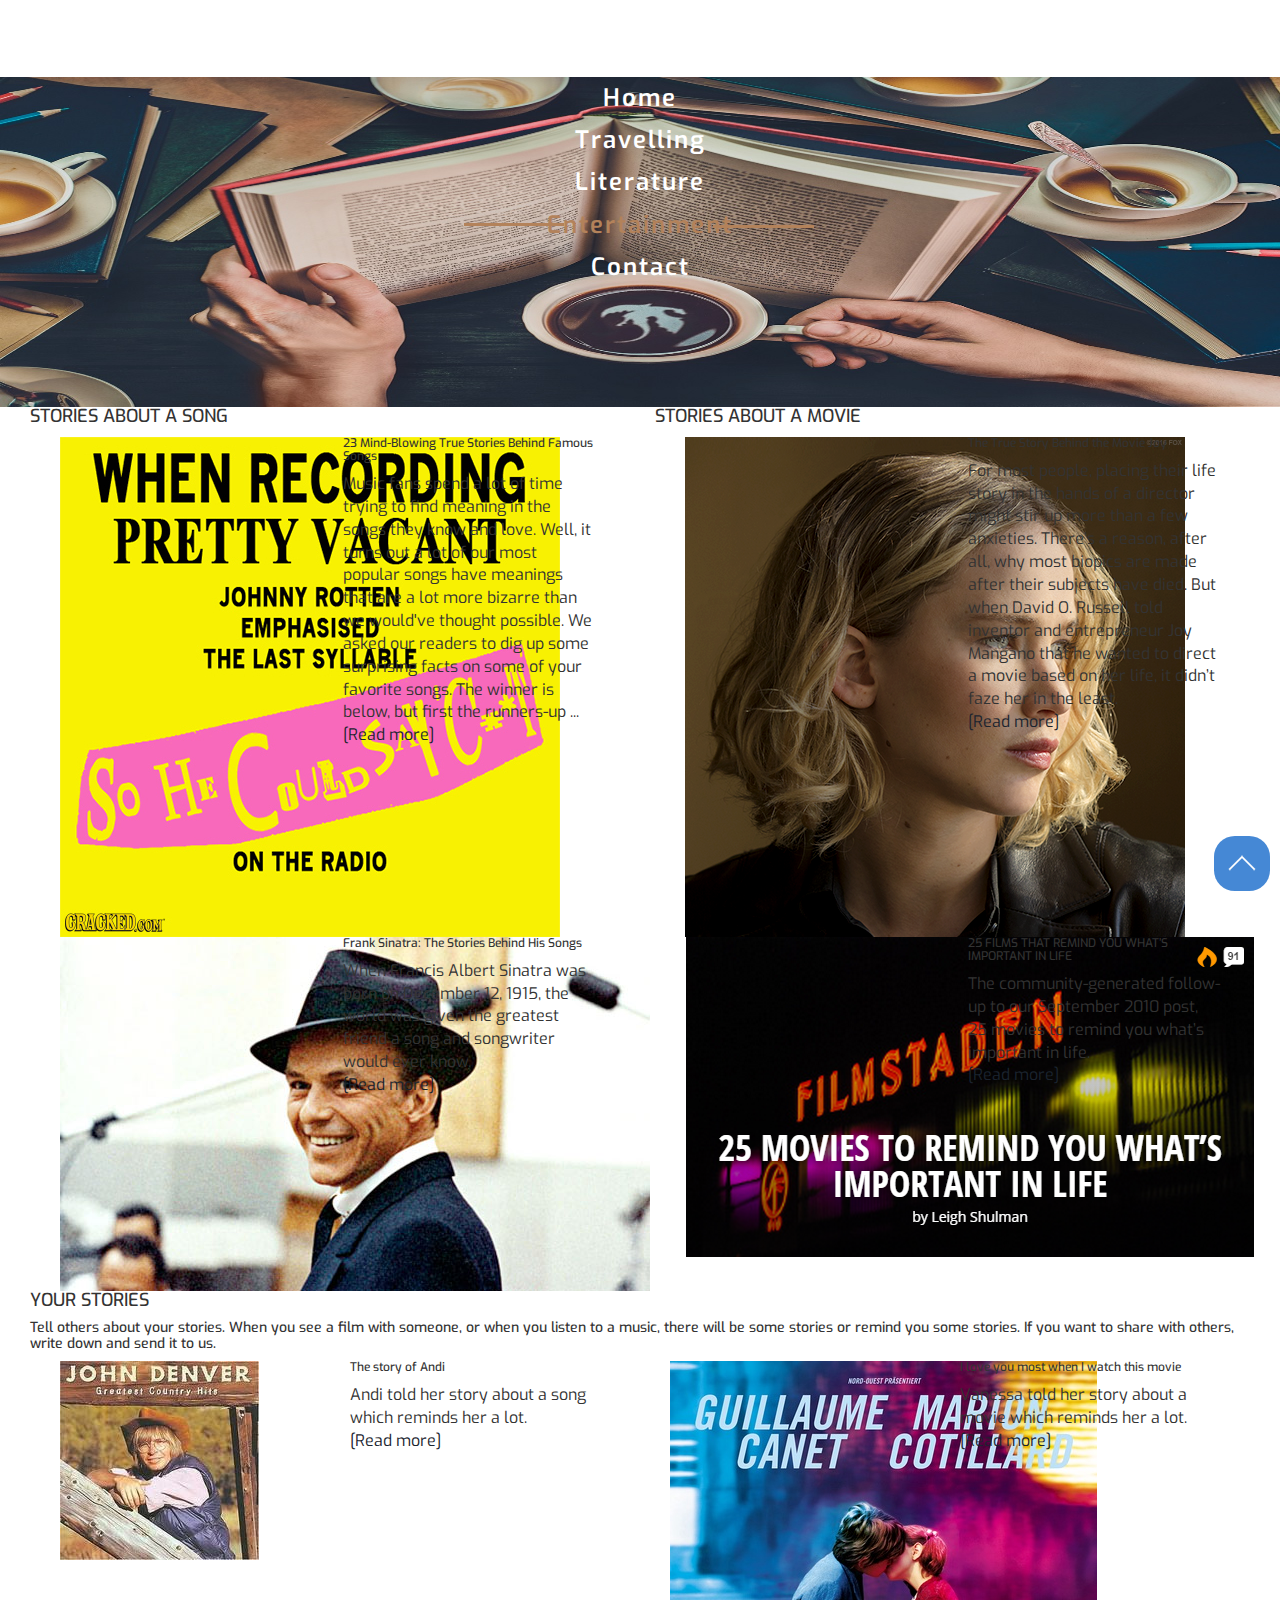
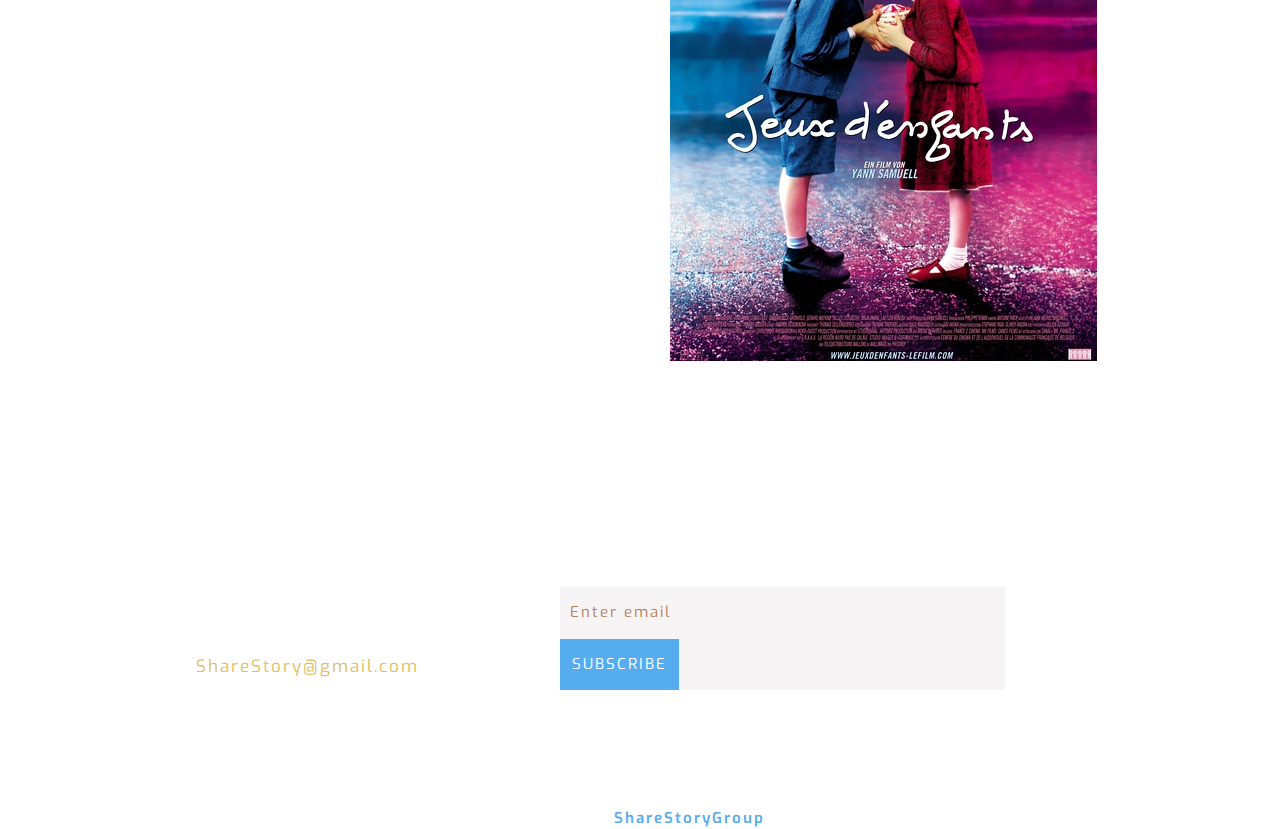
<file: entertainment.html>
<!DOCTYPE html>
<html>
<head>
<title>Tell your story about a song or a movie</title>
<meta name="viewport" content="width=device-width, initial-scale=1">
<meta http-equiv="Content-Type" content="text/html; charset=utf-8" />
<meta name="keywords" content="Blue Water Responsive web template, Bootstrap Web Templates, Flat Web Templates, Andriod Compatible web template, 
Smartphone Compatible web template, free webdesigns for Nokia, Samsung, LG, SonyErricsson, Motorola web design" />
<script type="application/x-javascript"> addEventListener("load", function() { setTimeout(hideURLbar, 0); }, false); function hideURLbar(){ window.scrollTo(0,1); } </script>
<link href="css/bootstrap.css" rel='stylesheet' type='text/css' />
<link href="css/style.css" rel='stylesheet' type='text/css' />
<script src="js/jquery-1.11.0.min.js"></script>
<link href='http://fonts.googleapis.com/css?family=Exo:100,200,300,400,500,600,700,800,900,100italic,200italic,300italic,400italic,500italic,600italic,700italic,800italic,900italic' rel='stylesheet' type='text/css'>  
<!---- start-smoth-scrolling---->
<script type="text/javascript" src="js/move-top.js"></script>
<script type="text/javascript">
			jQuery(document).ready(function($) {
				$(".scroll").click(function(event){		
					event.preventDefault();
					$('html,body').animate({scrollTop:$(this.hash).offset().top},1000);
				});
			});
		</script>
</head>
<body>
	<div class="banner1" id="home">
		<div>
			<div class="header">
				<div class="menu">
                    <a class="toggleMenu" href="#"><img src="images/menu-icon.png" alt="" /> </a>
					<ul class="nav" id="nav">
						<li><a href="Home.html">Home</a></li>
						<li><a href="Travelling.html">Travelling</a></li>
						<li><a href="Literature.html">Literature</a></li>
						<li class="active"><a href="Entertainment.html" class="active">Entertainment</a></li>
						<li><a href="Contact.html">Contact</a></li>
					</ul>
                    
				</div>
				<div class="clearfix"> </div>
			</div>
		</div>
	</div>

<div class="col-lg-12 col-md-12 col-sm-12">
	<div class="col-lg-6 col-md-12 col-sm-12 part e-top">
		<h4>STORIES ABOUT A SONG</h4>
		<div class="col-lg-12 col-md-12 col-sm-12 e-bottom">
			<div class="col-lg-6 col-md-6 col-sm-12 e-left">
				<img src="images/song-1.jpg" alt="">
			</div>
			<div class="col-lg-6 col-md-6 col-sm-12 e-right">
				<h6>23 Mind-Blowing True Stories Behind Famous Songs</h6>
				<p>Music fans spend a lot of time trying to find meaning in the songs they know and love. Well, it turns out a lot of our most popular songs have meanings that are a lot more bizarre than we would've thought possible. We asked our readers to dig up some surprising facts on some of your favorite songs. The winner is below, but first the runners-up ...</p>
				<div class="readmore"><a href="http://www.cracked.com/photoplasty_549_23-mind-blowing-true-stories-behind-famous-songs/">[Read more]</a></div>
				
			</div>
			<div class="clearfix"></div>
		</div>
		<div class="col-lg-12 col-md-12 col-sm-12 e-bottom">
			<div class="col-lg-6 col-md-6 col-sm-12 e-left">
				<img src="images/song-2.jpg" alt="">
			</div>
			<div class="col-lg-6 col-md-6 col-sm-12 e-right">
				<h6>Frank Sinatra: The Stories Behind His Songs</h6>
				<p>When Francis Albert Sinatra was born on December 12, 1915, the world was given the greatest friend a song and songwriter would ever know.</p>
				<div class="readmore"><a href="http://performingsongwriter.com/frank-sinatra-songs/">[Read more]</a></div>
			</div>
			<div class="clearfix"></div>
		</div>	
	</div>		
	<div class="col-lg-6 col-md-12 col-sm-12 part e-top">
		<h4>STORIES ABOUT A MOVIE</h4>
		<div class="col-lg-12 col-md-12 col-sm-12 e-bottom">
			<div class="col-lg-6 col-md-6 col-sm-12 e-left">
				<img src="images/m-1.jpg" alt="">
			</div>
			<div class="col-lg-6 col-md-6 col-sm-12 e-right">
				<h6>The True Story Behind the Movie Joy</h6>
				<p>For most people, placing their life story in the hands of a director might stir up more than a few anxieties. There’s a reason, after all, why most biopics are made after their subjects have died. But when David O. Russell told inventor and entrepreneur Joy Mangano that he wanted to direct a movie based on her life, it didn’t faze her in the least.</p>
				<div class="readmore"><a href="http://time.com/4161779/joy-movie-accuracy-fact-check/">[Read more]</a></div>
			</div>
			<div class="clearfix"></div>
		</div>	
		<div class="col-lg-12 col-md-12 col-sm-12 e-bottom">
			<div class="col-lg-6 col-md-6 col-sm-12 e-left">
				<img src="images/m-2.png" alt="">
			</div>
			<div class="col-lg-6 col-md-6 col-sm-12 e-right">
				<h6>25 FILMS THAT REMIND YOU WHAT’S IMPORTANT IN LIFE</h6>
				<p>The community-generated follow-up to our September 2010 post, 25 movies to remind you what’s important in life.</p>
				<div class="readmore"><a href="http://matadornetwork.com/life/25-more-films-to-remind-you-whats-important-in-life/">[Read more]</a></div>
			</div>
			<div class="clearfix"></div>
		</div>
	</div>

	<div class="col-lg-12 col-md-12 col-sm-12 part e-bottom">
		<h4>YOUR STORIES</h4>
		<h5>Tell others about your stories. When you see a film with someone, or when you listen to a music, there will be some stories or remind you some stories. If you want to share with others, write down and send it to us.</h5>
		<div class="col-lg-6 col-md-12 col-sm-12 e-bottom">
			<div class="col-lg-6 col-md-6 col-sm-12 e-left">
				<img src="images/yours-1.jpg" alt="">
			</div>
			<div class="col-lg-6 col-md-6 col-sm-12 e-right">
				<h6>The story of Andi</h6>
				<p>Andi told her story about a song which reminds her a lot.</p>
				<div class="readmore"><a href="yourstory1.html">[Read more]</a></div>
			</div>
			<div class="clearfix"></div>
		</div>
		<div class="col-lg-6 col-md-12 col-sm-12 e-bottom">
			<div class="col-lg-6 col-md-6 col-sm-12 e-left">
				<img src="images/yours-2.jpg" alt="">
			</div>
			<div class="col-lg-6 col-md-6 col-sm-12 e-right">
				<h6>I love you most when I watch this movie</h6>
				<p>Vanessa told her story about a movie which reminds her a lot.</p>
				<div class="readmore"><a href="yourstory2.html">[Read more]</a></div>
			</div>
			<div class="clearfix"></div>
		</div>
	</div>
	<div class="clearfix"></div>
</div>

	
	<!--start-footer-->
	<div>
		<div class="container">
			<div class="footer-main">
				<div class="col-md-5 footer-left">
					<h4>Follow Us</h4>
					<ul>
						<li><a href="#"><span class="twt"> </span></a></li>
						<li><a href="#"><span class="fb"> </span></a></li>
						<li><a href="#"><span class="p"> </span></a></li>
						<li><a href="#"><span class="yt"> </span></a></li>
						<li><a href="#"><span class="in"> </span></a></li>
					</ul>
					<h4>Address</h4>
					<h5>20 BD Alexandre de Fraisinette, Saint-etienne, France.</h5>
					<p>Mail Us On <a href="ShareStory@gmail.com"> ShareStory@gmail.com</a></p>
					<p>Call Us On  +33 0111 011 111</p>
				</div>
				<div class="col-md-7 footer-right">
					<h4>Subscribe For Updates</h4>
					<span>
						<input type="text"  value="Enter email" onfocus="this.value = '';" onblur="if (this.value == '') {this.value = 'Enter email';}">
						<input type="submit" value="SUBSCRIBE">
					</span>
					<ul>
						<li><a href="Home.html">Home</a></li>
						<li><a href="Travelling.html">Travelling</a></li>
						<li><a href="Literature.html">Literature</a></li>
						<li><a href="Entertainment.html">Entertainment</a></li>
						<li><a href="Contact.html">Contact</a></li>
						<li><a class="play-icon popup-with-zoom-anim" href="#small-dialog">Login</a></li>
						<li><a class="play-icon popup-with-zoom-anim" href="#small-dialog1">Signup</a></li>
					</ul>
				</div>
				<div class="clearfix"> </div>
			</div>
			<div class="footer-text">
				<p>DESIGN BY <a href="https://github.com/ShareStoryProject/"> ShareStoryGroup</a></p>
			</div>
		</div>
		<a href="#home" id="toTop" class="scroll" style="display: block;"> <span id="toTopHover" style="opacity: 1;"> </span></a>
	</div>
	<!--end-footer-->
</body>
</html>
</file>
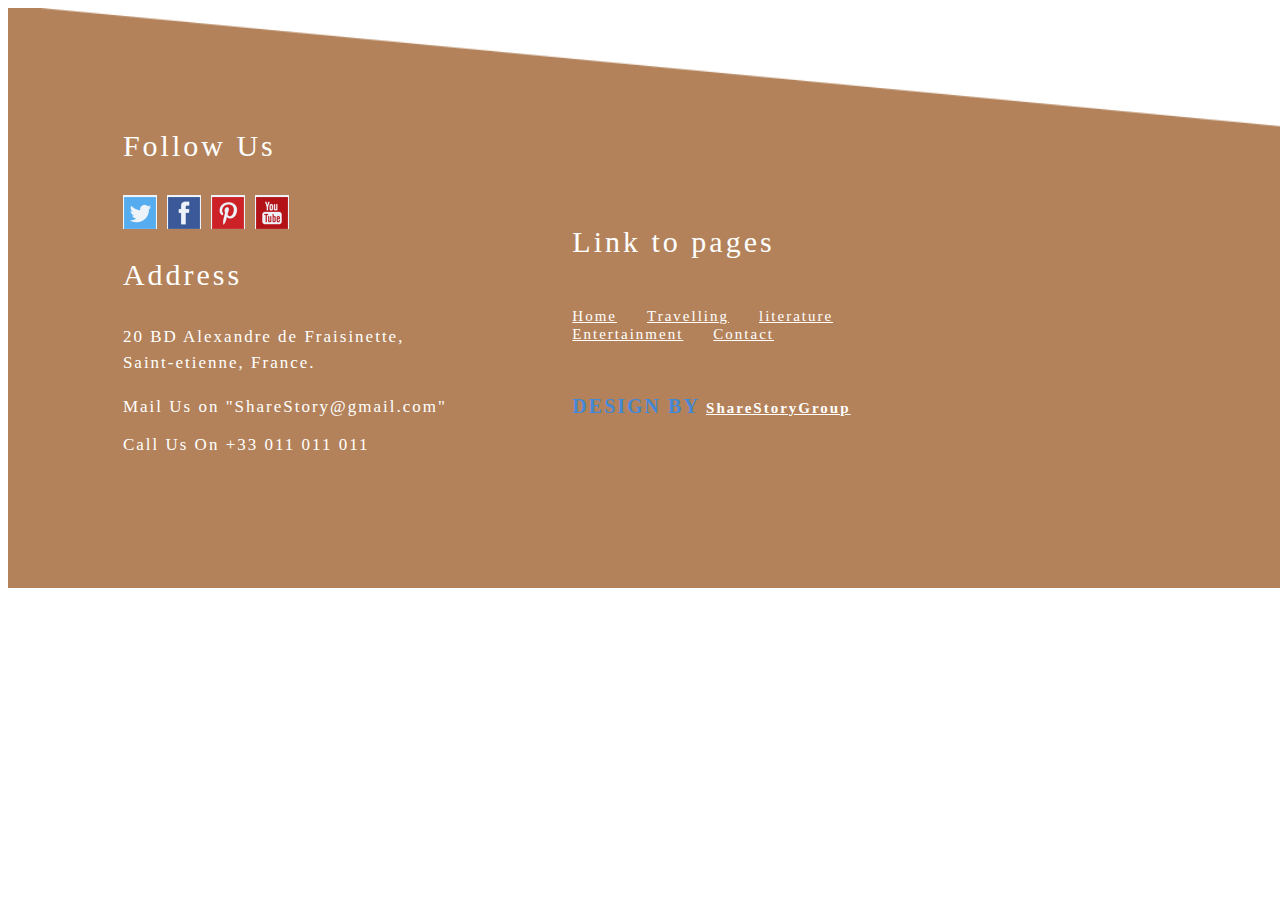
<file: footer.html>
<!DOCTYPE html>
<html>
<head>
	<title>footer</title>
	<meta name="viewport" content="width=device-width, initial-scale=1">
	<link rel="stylesheet" type="text/css" href="./css/footer.css" />
</head>
<body>
<!--start-footer-->
	<div class="footer">
		<div class="footer-container">
			<div class="col-sm-12 footer-left">
				<h4>Follow Us</h4>
				<ul>
					<li>
						<a href="#"><span class="twt"></span>
						</a>
					</li>
					<li><a href="#"><span class="fb"></span>
						</a></li>
					<li><a href="#"><span class="p"></span>
						</a></li>
					<li><a href="#"><span class="yt"></span>
						</a></li>
				</ul>
				<h4>Address</h4>
				<h5>20 BD Alexandre de Fraisinette, Saint-etienne, France.</h5>
				<p>
				Mail Us on "ShareStory@gmail.com"
				</p>
				<p>Call Us On +33 011 011 011</p>
		     </div>
			<div class="footer-right">
			<h4>Link to pages</h4>
			<ul>
				<li><a href="Home.html">Home</a></li>
				<li><a href="Travelling.html">Travelling</a></li>
				<li><a href="Literature.html">literature</a></li>
				<li><a href="Entertainment.html">Entertainment</a></li>
				<li><a href="contact.html">Contact</a></li>
			</ul>
			<br/>
			<div class="footer-text">
			<p> DESIGN BY
			<a href="https://github.com/ShareStoryProject/"> ShareStoryGroup</a>
			</p>
			</div>
			</div>
		</div>
	</div>
	<!--end-footer-->
</body>
</html>
</file>
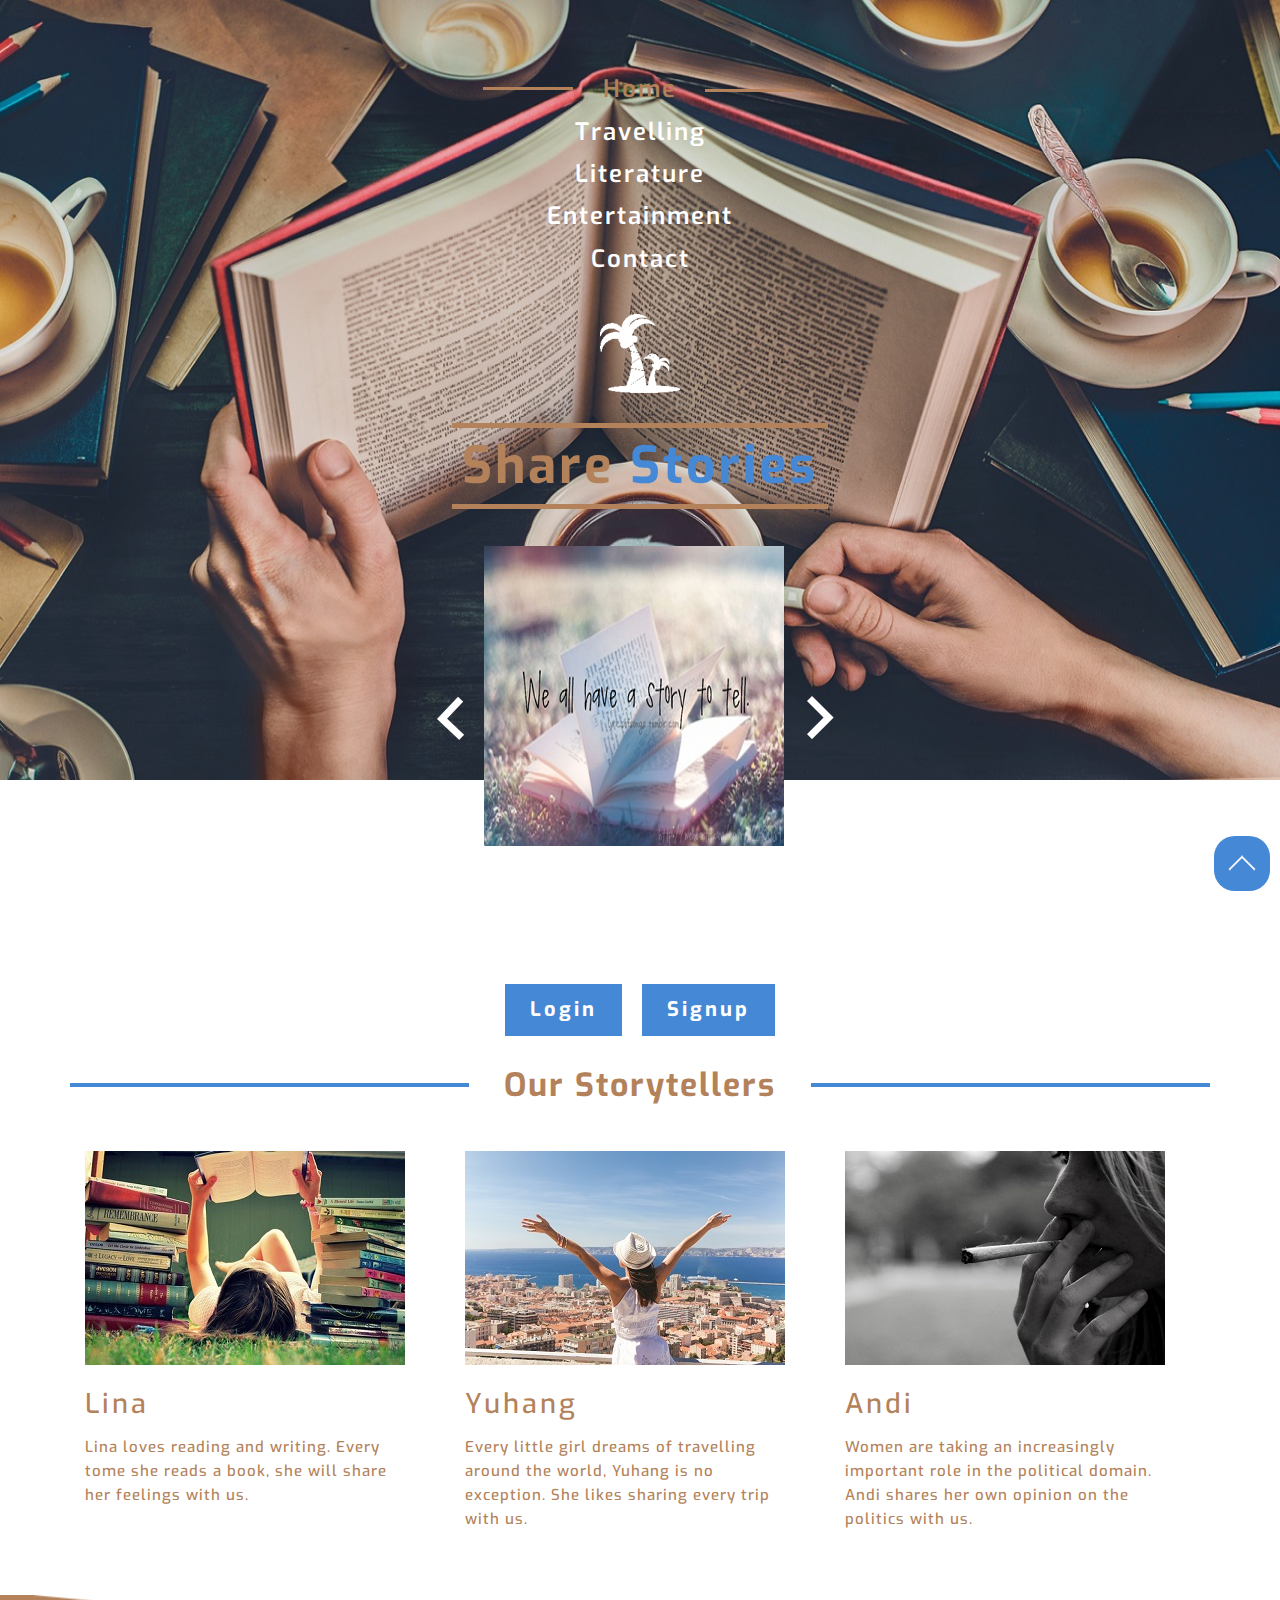
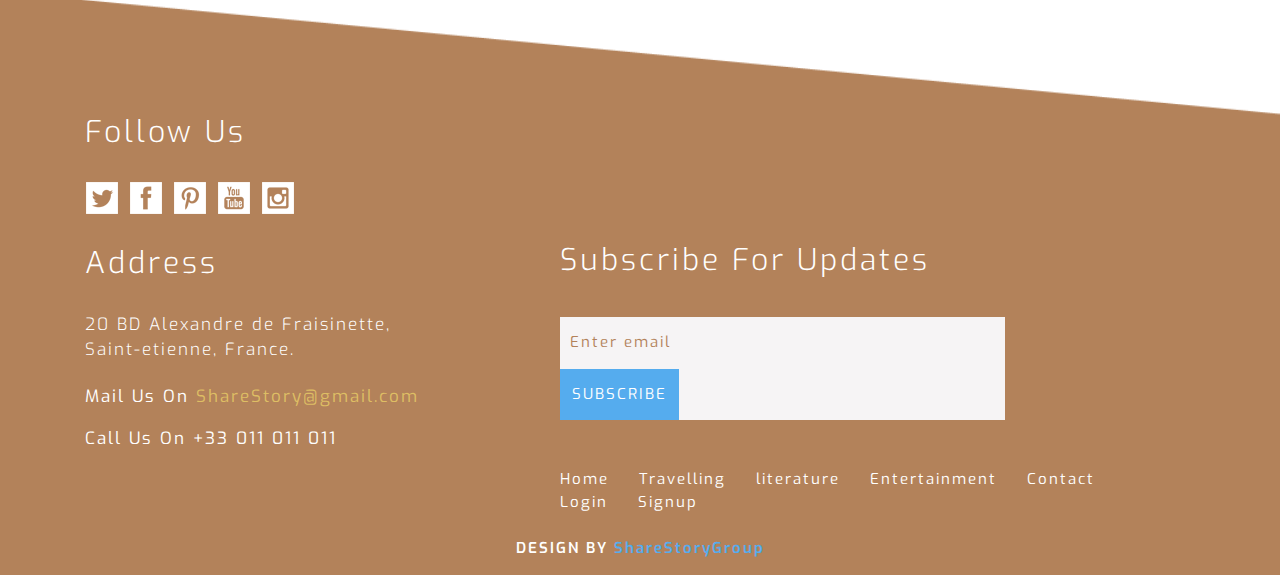
<file: Home.html>
<!--A Design by ShareStoryGroup
Author: Lina Yuhang Andi
-->
<!DOCTYPE html>
<html>
<head>
<title>ShareStory</title>
<meta name="viewport" content="width=device-width, initial-scale=1">
<meta http-equiv="Content-Type" content="text/html; charset=utf-8" />
<meta name="keywords" content="Share Stories with others" />
<script type="application/x-javascript"> addEventListener("load", function() { setTimeout(hideURLbar, 0); }, false); function hideURLbar(){ window.scrollTo(0,1); } </script>
<link href="css/bootstrap.css" rel='stylesheet' type='text/css' />
<link href="css/style.css" rel='stylesheet' type='text/css' />
<script src="js/jquery-1.11.0.min.js"></script>
<link href='http://fonts.googleapis.com/css?family=Exo:100,200,300,400,500,600,700,800,900,100italic,200italic,300italic,400italic,500italic,600italic,700italic,800italic,900italic' rel='stylesheet' type='text/css'>  
<!---- start-smoth-scrolling---->
<script type="text/javascript" src="js/move-top.js"></script>
<script type="text/javascript">
			jQuery(document).ready(function($) {
				$(".scroll").click(function(event){		
					event.preventDefault();
					$('html,body').animate({scrollTop:$(this.hash).offset().top},1000);
				});
			});
		</script>
<!--start-smoth-scrolling-->
</head>
<body>
	<!--start-banner-->
	<div class="banner" id="home">
		<div class="container">
			<div class="header">
				<div class="menu">
                    	<a class="toggleMenu" href="#"><img src="images/menu-icon.png" alt="" /> </a>
					<ul class="nav" id="nav">
					<li class="active"><a href="Home.html" class="active">Home</a></li>
					<li><a href="Travelling.html">Travelling</a></li>
					<li><a href="Literature.html">Literature</a></li>
					<li><a href="Entertainment.html">Entertainment</a></li>
					<li><a href="Contact.html">Contact</a></li>
					</ul>
                                  <!----start-top-nav-script---->
		                      <script type="text/javascript" src="js/responsive-nav.js"></script>
					<script type="text/javascript">
					jQuery(document).ready(function($) {
						$(".scroll").click(function(event){		
							event.preventDefault();
							$('html,body').animate({scrollTop:$(this.hash).offset().top},1000);
						});
					});
					</script>
		<!----//End-top-nav-script---->
				</div>
				<div class="clearfix"> </div>
			</div>
			<div class="banner-bottom">
				<a href="Home.html"><img src="images/logo-1.png" alt=""></a>
				<h1>Share <span> Stories</span></h1>
			</div>
			<!--/start-text-slider-->
		<div  class="testimonials" id="testimonials">
			 <div class="wmuSlider example1">
		 	<div class="container-flueid">
			   <article style="position: absolute; width:64%; opacity: 0;"> 
					<div class=" cont span_2_of_3 client-main">
							<img src="images/slide-1.png" alt="">  
					</div>
				</article>
				 <article style="position: absolute; width:64%; opacity: 0;"> 
				   	<div class=" cont span_2_of_3  client-main">
							<img src="images/slide-2.jpg" alt="">
					</div>
				 </article>
				 <article style="position: absolute; width:64%; opacity: 0;"> 
				   	<div class="cont span_2_of_3  client-main">
				   		<img src="images/slide-3.jpg" alt="">
					</div>
				 </article>
                  <script src="js/jquery.wmuSlider.js"></script> 
					<script>
       				     $('.example1').wmuSlider();         
   					</script> 	           	      
	         </div>
	     </div>
	 </div>
	 <!--//text-slider-->
		</div>
	</div>
	<!--start-login-->
	<div class="log-in">
		<ul>
			<li><a class="play-icon popup-with-zoom-anim" href="#small-dialog"><span> </span>Login</a></li>
			<li><a class="play-icon popup-with-zoom-anim" href="#small-dialog1">Signup</a></li>
		</ul>
	</div>
	<!---pop-up-box---->
					  <script type="text/javascript" src="js/modernizr.custom.min.js"></script>    
					<link href="css/popup-box.css" rel="stylesheet" type="text/css" media="all"/>
					<script src="js/jquery.magnific-popup.js" type="text/javascript"></script>
					<!---//pop-up-box---->
				<div id="small-dialog" class="mfp-hide">
						<div class="login">
							<h3>Log In</h3>
							<h4>Already a Member</h4>
							<input type="text" value="Email" onfocus="this.value = '';" onblur="if (this.value == '') {this.value = 'Email';}" />
							<input type="password" value="Password" onfocus="this.value = '';" onblur="if (this.value == '') {this.value = 'Password';}"/>
							<input type="submit" value="Login" />
						</div>
					</div>
					<div id="small-dialog1" class="mfp-hide">
						<div class="signup">
							<h3>Sign Up</h3>
							<h4>Enter Your Details Here</h4>
							<input type="text" value="First Name" onfocus="this.value = '';" onblur="if (this.value == '') {this.value = 'First Name';}" />
							<input type="text" value="Second Name" onfocus="this.value = '';" onblur="if (this.value == '') {this.value = 'Second Name';}" />
							<input type="text" class="email"value="Enter Email" onfocus="this.value = '';" onblur="if (this.value == '') {this.value = 'Enter Email';}"  />
							<input type="password" value="Password" onfocus="this.value = '';" onblur="if (this.value == '') {this.value = 'Password';}"/>
							<input type="submit"  value="SignUp"/>
						</div>
					</div>	
				 <script>
						$(document).ready(function() {
						$('.popup-with-zoom-anim').magnificPopup({
							type: 'inline',
							fixedContentPos: false,
							fixedBgPos: true,
							overflowY: 'auto',
							closeBtnInside: true,
							preloader: false,
							midClick: true,
							removalDelay: 300,
							mainClass: 'my-mfp-zoom-in'
						});
																						
						});
				</script>					
		<!--End-pop-up-box-->
	<!--end-login-->

	<!--start-staff-->
	<div class="staff">
		<div class="container">
			<div class="staff-top">
				<h3>Our Storytellers</h3>
			</div>
			<div class="staff-bottom">
				<div class="col-md-4 staff-left">
					<img src="images/lina.jpg" alt="">
					<h4>Lina</h4>
					<p>Lina loves reading and writing. Every tome she reads a book, she will share her feelings with us.</p>
				</div>
				<div class="col-md-4 staff-left">
					<img src="images/yuhang.jpg" alt="">
					<h4>Yuhang</h4>
					<p>Every little girl dreams of travelling around the world, Yuhang is no exception. She likes sharing every trip with us.</p>
				</div>
				<div class="col-md-4 staff-left">
					<img src="images/andi.jpg" alt="">
					<h4>Andi</h4>
					<p>Women are taking an increasingly important role in the political domain. Andi shares her own opinion on the politics with us.</p>
				</div>
				<div class="clearfix"> </div>
			</div>
		</div>
	</div>
	<!--end-staff-->
	<!--start-footer-->
	<div class="footer">
		<div class="container">
			<div class="footer-main">
				<div class="col-md-5 footer-left">
					<h4>Follow Us</h4>
					<ul>
						<li><a href="#"><span class="twt"> </span></a></li>
						<li><a href="#"><span class="fb"> </span></a></li>
						<li><a href="#"><span class="p"> </span></a></li>
						<li><a href="#"><span class="yt"> </span></a></li>
						<li><a href="#"><span class="in"> </span></a></li>
					</ul>
					<h4>Address</h4>
					<h5>20 BD Alexandre de Fraisinette, Saint-etienne, France.</h5>
					<p>Mail Us On <a href="ShareStory@gmail.com"> ShareStory@gmail.com</a></p>
					<p>Call Us On  +33 011 011 011</p>
				</div>
				<div class="col-md-7 footer-right">
					<h4>Subscribe For Updates</h4>
					<span>
						<input type="text"  value="Enter email" onfocus="this.value = '';" onblur="if (this.value == '') {this.value = 'Enter email';}">
						<input type="submit" value="SUBSCRIBE">
					</span>
					<ul>
						<li><a href="Home.html">Home</a></li>
						<li><a href="Travelling.html">Travelling</a></li>
						<li><a href="Literature.html">literature</a></li>
						<li><a href="Entertainment.html">Entertainment</a></li>
						<li><a href="Contact.html">Contact</a></li>
						<li><a class="play-icon popup-with-zoom-anim" href="#small-dialog">Login</a></li>
						<li><a class="play-icon popup-with-zoom-anim" href="#small-dialog1">Signup</a></li>
					</ul>
				</div>
				<div class="clearfix"> </div>
			</div>
			<div class="footer-text">
				<p>DESIGN BY <a href="https://github.com/ShareStoryProject/"> ShareStoryGroup</a></p>
			</div>
		</div>
		<a href="#home" id="toTop" class="scroll" style="display: block;"> <span id="toTopHover" style="opacity: 1;"> </span></a>
	</div>
	<!--end-footer-->
</body>
</html>
</file>
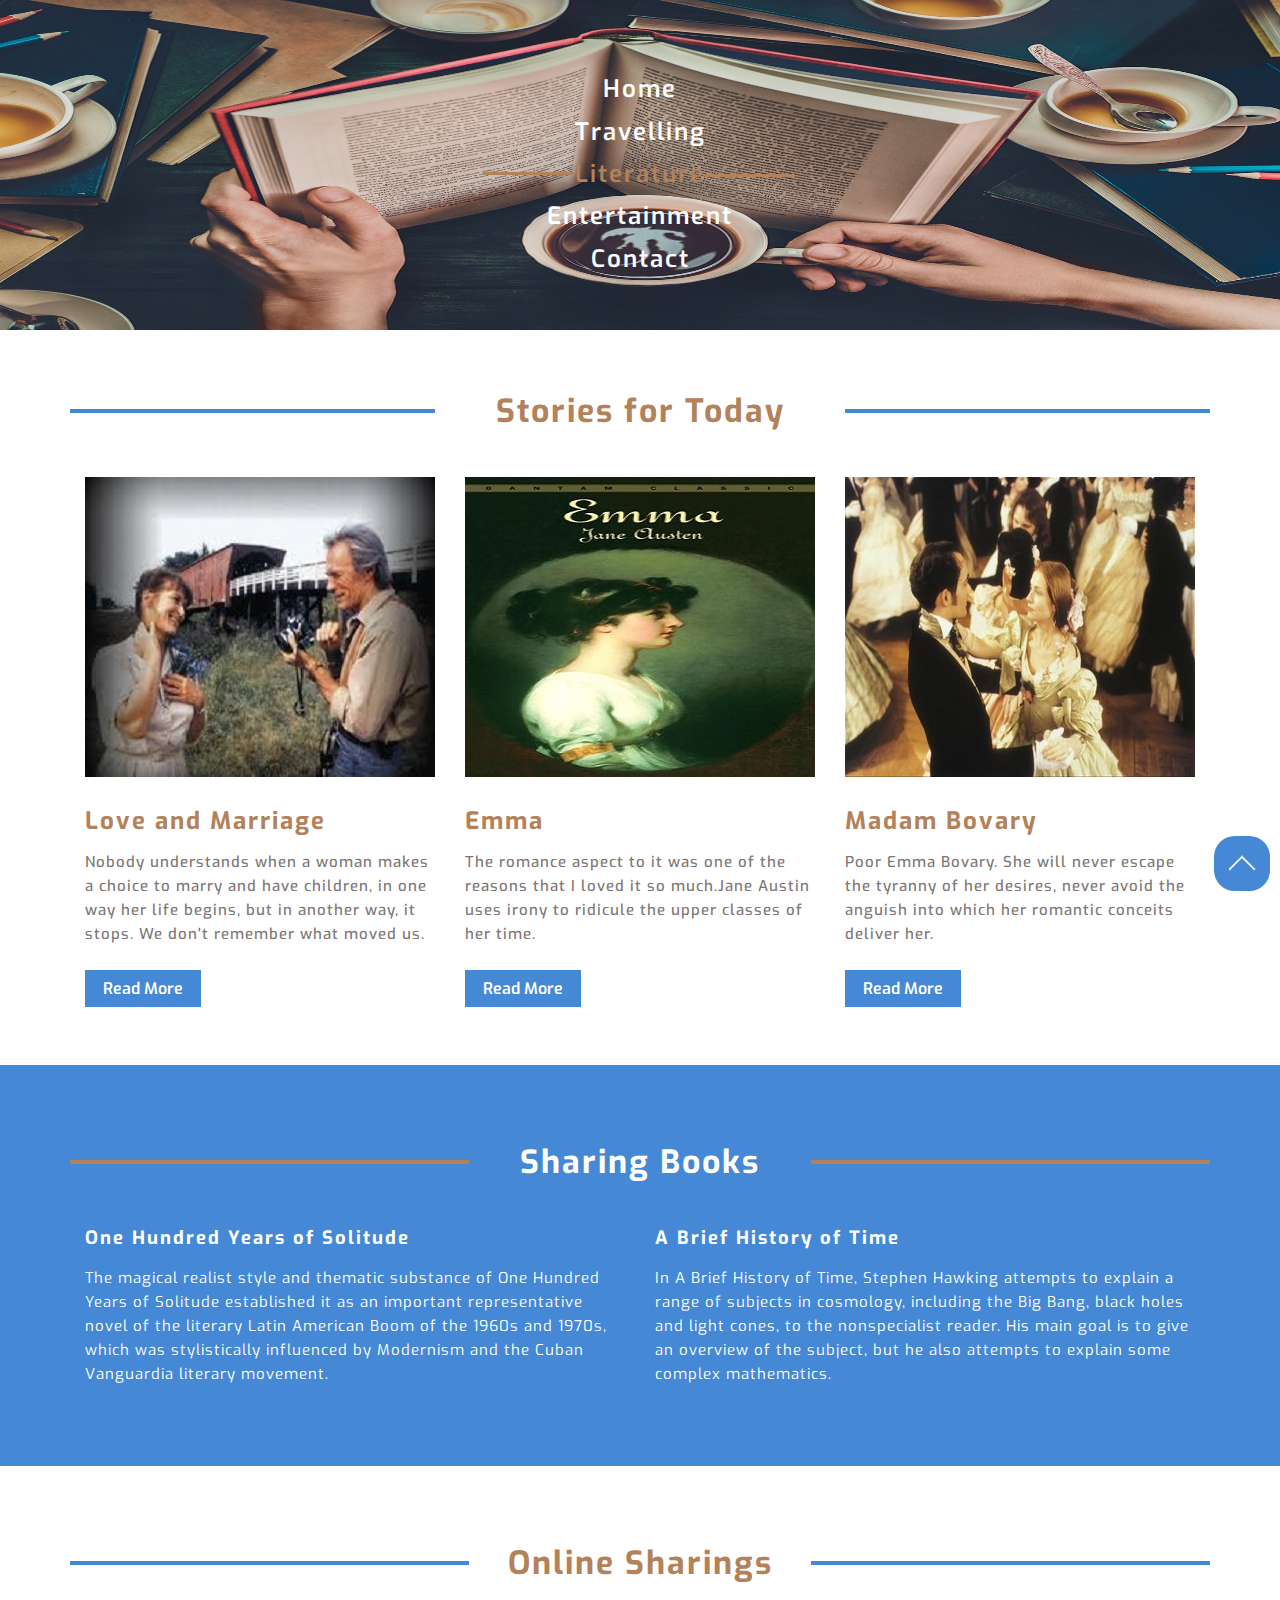
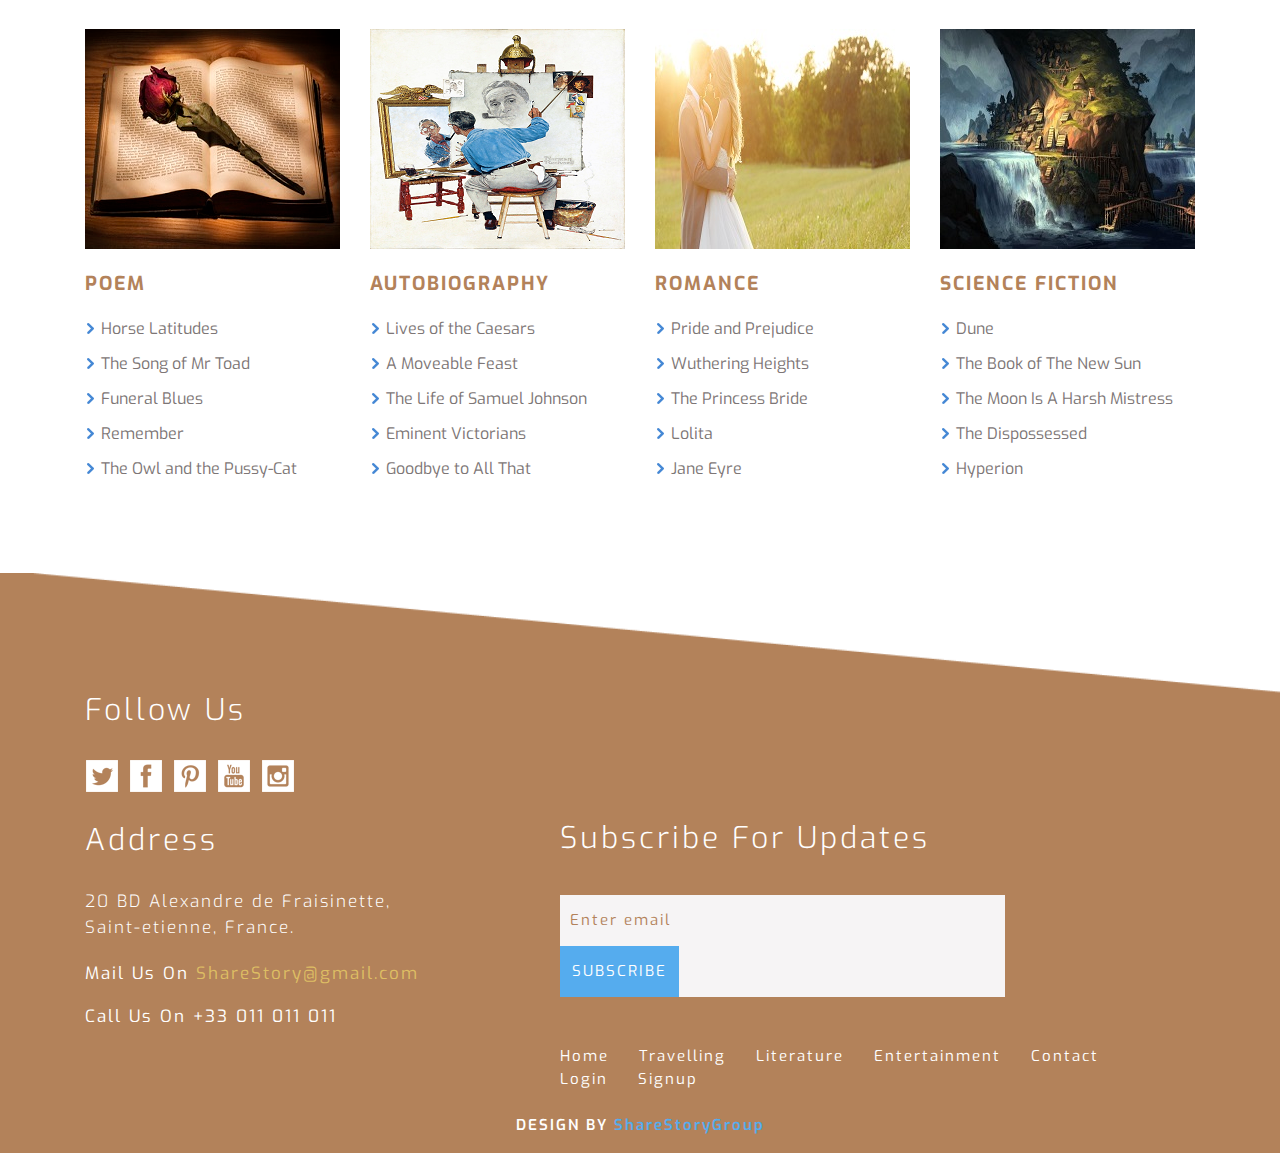
<file: Literature.html>
<!--A Design by ShareStoryGroup
Author: Lina Yuhang Andi
-->
<!DOCTYPE html>
<html>
<head>
<title>ShareStory</title>
<meta name="viewport" content="width=device-width, initial-scale=1">
<meta http-equiv="Content-Type" content="text/html; charset=utf-8" />
<meta name="keywords" content="Blue Water Responsive web template, Bootstrap Web Templates, Flat Web Templates, Andriod Compatible web template, 
Smartphone Compatible web template, free webdesigns for Nokia, Samsung, LG, SonyErricsson, Motorola web design" />
<script type="application/x-javascript"> addEventListener("load", function() { setTimeout(hideURLbar, 0); }, false); function hideURLbar(){ window.scrollTo(0,1); } </script>
<link href="css/bootstrap.css" rel='stylesheet' type='text/css' />
<link href="css/style.css" rel='stylesheet' type='text/css' />
<script src="js/jquery-1.11.0.min.js"></script>
<link href='http://fonts.googleapis.com/css?family=Exo:100,200,300,400,500,600,700,800,900,100italic,200italic,300italic,400italic,500italic,600italic,700italic,800italic,900italic' rel='stylesheet' type='text/css'>  
<!---- start-smoth-scrolling---->
<script type="text/javascript" src="js/move-top.js"></script>
<script type="text/javascript">
			jQuery(document).ready(function($) {
				$(".scroll").click(function(event){		
					event.preventDefault();
					$('html,body').animate({scrollTop:$(this.hash).offset().top},1000);
				});
			});
		</script>
<!--start-smoth-scrolling-->
</head>
<body>
	<!--start-banner-->
	<div class="banner1" id="home">
		<div class="container">
			<div class="header">
				<div class="menu">
                    <a class="toggleMenu" href="#"><img src="images/menu-icon.png" alt="" /> </a>
					<ul class="nav" id="nav">
					<li><a href="Home.html">Home</a></li>
					<li><a href="Travelling.html">Travelling</a></li>
					<li class="active"><a href="Literature.html" class="active">Literature</a></li>
					<li><a href="Entertainment.html">Entertainment</a></li>
					<li><a href="Contact.html">Contact</a></li>
					</ul>
                                  <!----start-top-nav-script---->
		                      <script type="text/javascript" src="js/responsive-nav.js"></script>
					<script type="text/javascript">
					jQuery(document).ready(function($) {
						$(".scroll").click(function(event){		
							event.preventDefault();
							$('html,body').animate({scrollTop:$(this.hash).offset().top},1000);
						});
					});
					</script>
		<!----//End-top-nav-script---->
				</div>
				<div class="clearfix"> </div>
			</div>
		</div>
	</div>
	<!--end-banner-->
	<!--start-services-->
	<div class="services">
		<div class="container">
			<div class="services-main">
				<h3>Stories for Today</h3>
				<div class="services-top">
					<div class="col-md-4 service-left">
						<img src="images/s-1.jpg" alt="">
						<h4>Love and Marriage</h4>
						<p>Nobody understands when a woman makes a choice to marry and have children, in one way her life begins, but in another way, it stops. We don't remember what moved us.</p>
						<div class="s-btn">
							<a href="love.html" target="_blank">Read More</a>
						</div>
					</div>
					<div class="col-md-4 service-left">
						<img src="images/s-2.jpg" alt="">
						<h4>Emma</h4>
						<p>The romance aspect to it was one of the reasons that I loved it so much.Jane Austin uses irony to ridicule the upper classes of her time.</p>
						<div class="s-btn">
							<a href="emma.html" target="_blank">Read More</a>
						</div>
					</div>
					<div class="col-md-4 service-left">
						<img src="images/s-3.jpg" alt="">
						<h4>Madam Bovary</h4>
						<p>Poor Emma Bovary. She will never escape the tyranny of her desires, never avoid the anguish into which her romantic conceits deliver her.</p>
						<div class="s-btn">
							<a href="bovary.html" target="_blank">Read More</a>
						</div>
					</div>
					<div class="clearfix"></div>
				</div>
			</div>
		</div>
	</div>
	<!--end-services-->
	<!--start-other-->
	<div class="other">
		<div class="container">
			<div class="other-main">
				<h3>Sharing Books</h3>
				<div class="other-top">
					<div class="col-md-6 other-left">
						<h4>One Hundred Years of Solitude</h4>
						<p>The magical realist style and thematic substance of One Hundred Years of Solitude established it as an important representative novel of the literary Latin American Boom of the 1960s and 1970s, which was stylistically influenced by Modernism and the Cuban Vanguardia literary movement.</p>
						<!--<div class="o-btn">
							<a href="#">Read More</a>
						</div>-->
					</div>
					<div class="col-md-6 other-left">
						<h4>A Brief History of Time</h4>
						<p>In A Brief History of Time, Stephen Hawking attempts to explain a range of subjects in cosmology, including the Big Bang, black holes and light cones, to the nonspecialist reader. His main goal is to give an overview of the subject, but he also attempts to explain some complex mathematics. </p>
						<!--<div class="o-btn">
							<a href="#">Read More</a>
						</div>-->
					</div>
					<div class="clearfix"></div>
				</div>
			</div>
		</div>
	</div>
	<!--end-other-->
	<!--start-list-->
	<div class="list">
		<div class="container">
			<div class="list-main">
				<h3>Online Sharings</h3>
			</div>
			<div class="list-top">
				<div class="col-md-3 list-left">
					<img src="images/l-1.jpg" alt="">
					<h4>POEM</h4>
					<ul>
						<li><a href="https://www.poetryfoundation.org/poems-and-poets/poems/detail/57914" target="_blank">Horse Latitudes</a></li>
						<li><a href="http://www.thetimes.co.uk/tto/public/poetrycompetition/article3228896.ece" target="_blank">The Song of Mr Toad</a></li>
						<li><a href="http://www.thetimes.co.uk/tto/public/poetrycompetition/article3228961.ece" target="_blank">Funeral Blues</a></li>
						<li><a href="http://www.poemhunter.com/poem/remember/" target="_blank">Remember</a></li>
						<li><a href="http://the-office.com/bedtime-story/owlpussycat.htm" target="_blank">The Owl and the Pussy-Cat</a></li>
					</ul>
				</div>
				<div class="col-md-3 list-left">
					<img src="images/l-2.png" alt="">
					<h4>AUTOBIOGRAPHY</h4>
					<ul>
						<li><a href="https://global.oup.com/academic/product/lives-of-the-caesars-9780199537563?cc=fr&lang=en&prevSortField=8&sortField=8&resultsPerPage=100#" target="_blank">Lives of the Caesars</a></li>
						<li><a href="http://www.goodreads.com/book/show/4631.A_Moveable_Feast" target="_blank">A Moveable Feast</a></li>
						<li><a href="http://www.samueljohnson.com/briefbio.html" target="_blank">The Life of Samuel Johnson</a></li>
						<li><a href="https://ebc.revues.org/638?lang=en" target="_blank">Eminent Victorians</a></li>
						<li><a href="http://www.goodreads.com/book/show/55428.Goodbye_to_All_That" target="_blank">Goodbye to All That</a></li>
					</ul>
				</div>
				<div class="col-md-3 list-left">
					<img src="images/l-3.jpg" alt="">
					<h4>ROMANCE</h4>
					<ul>
						<li><a href="http://www.rogerebert.com/reviews/pride-and-prejudice-2005" target="_blank">Pride and Prejudice</a></li>
						<li><a href="https://www.theguardian.com/books/2013/dec/16/emily-bronte-wuthering-heights-100-best" target="_blank">Wuthering Heights</a></li>
						<li><a href="http://www.rogerebert.com/reviews/the-princess-bride-1987" target="_blank">The Princess Bride</a></li>
						<li><a href="http://time.com/3961443/review-lolita-1958/" target="_blank">Lolita</a></li>
						<li><a href="https://www.bl.uk/collection-items/review-of-jane-eyre-by-george-henry-lewes" target="_blank">Jane Eyre</a></li>
					</ul>
				</div>
				<div class="col-md-3 list-left">
					<img src="images/l-4.jpg" alt="">
					<h4>SCIENCE FICTION</h4>
					<ul>
						<li><a href="https://www.theguardian.com/books/booksblog/2009/apr/09/frank-herbert-dune-hugo-award-winner" target="_blank">Dune</a></li>
						<li><a href="https://www.theguardian.com/books/booksblog/2009/nov/23/the-book-of-the-new-sun-science-fiction-ulysses" target="_blank">The Book of The New Sun</a></li>
						<li><a href="https://www.eyrie.org/~eagle/reviews/books/0-425-03436-4.html" target="_blank">The Moon Is A Harsh Mistress</a></li>
						<li><a href="https://www.theguardian.com/books/booksblog/2011/mar/29/hugo-award-ursula-le-guin" target="_blank">The Dispossessed</a></li>
						<li><a href="http://www.tor.com/2009/05/27/better-to-travel-hopefully-dan-simmons-hyperion/" target="_blank">Hyperion</a></li>
					</ul>
				</div>
				<div class="clearfix"></div>
			</div>
		</div>
	</div>
	<!--end-list-->
	<!--start-footer-->
	<div class="footer">
		<div class="container">
			<div class="footer-main">
				<div class="col-md-5 footer-left">
					<h4>Follow Us</h4>
					<ul>
						<li><a href="#"><span class="twt"> </span></a></li>
						<li><a href="#"><span class="fb"> </span></a></li>
						<li><a href="#"><span class="p"> </span></a></li>
						<li><a href="#"><span class="yt"> </span></a></li>
						<li><a href="#"><span class="in"> </span></a></li>
					</ul>
					<h4>Address</h4>
					<h5>20 BD Alexandre de Fraisinette, Saint-etienne, France.</h5>
					<p>Mail Us On <a href="ShareStory@gmail.com"> ShareStory@gmail.com</a></p>
					<p>Call Us On  +33 011 011 011</p>
				</div>
				<div class="col-md-7 footer-right">
					<h4>Subscribe For Updates</h4>
					<span>
						<input type="text"  value="Enter email" onfocus="this.value = '';" onblur="if (this.value == '') {this.value = 'Enter email';}">
						<input type="submit" value="SUBSCRIBE">
					</span>
					<ul>
						<li><a href="Home.html">Home</a></li>
						<li><a href="Travelling.html">Travelling</a></li>
						<li><a href="Literature.html">Literature</a></li>
						<li><a href="Entertainment.html">Entertainment</a></li>
						<li><a href="Contact.html">Contact</a></li>
						<li><a class="play-icon popup-with-zoom-anim" href="#small-dialog">Login</a></li>
						<li><a class="play-icon popup-with-zoom-anim" href="#small-dialog1">Signup</a></li>
					</ul>
				</div>
				<div class="clearfix"> </div>
			</div>
			<div class="footer-text">
				<p>DESIGN BY <a href="https://github.com/ShareStoryProject/" target="_blank">ShareStoryGroup</a></p>
			</div>
		</div>
		<a href="#home" id="toTop" class="scroll" style="display: block;"> <span id="toTopHover" style="opacity: 1;"> </span></a>
	</div>
	<!--end-footer-->
</body>
</html>
</file>
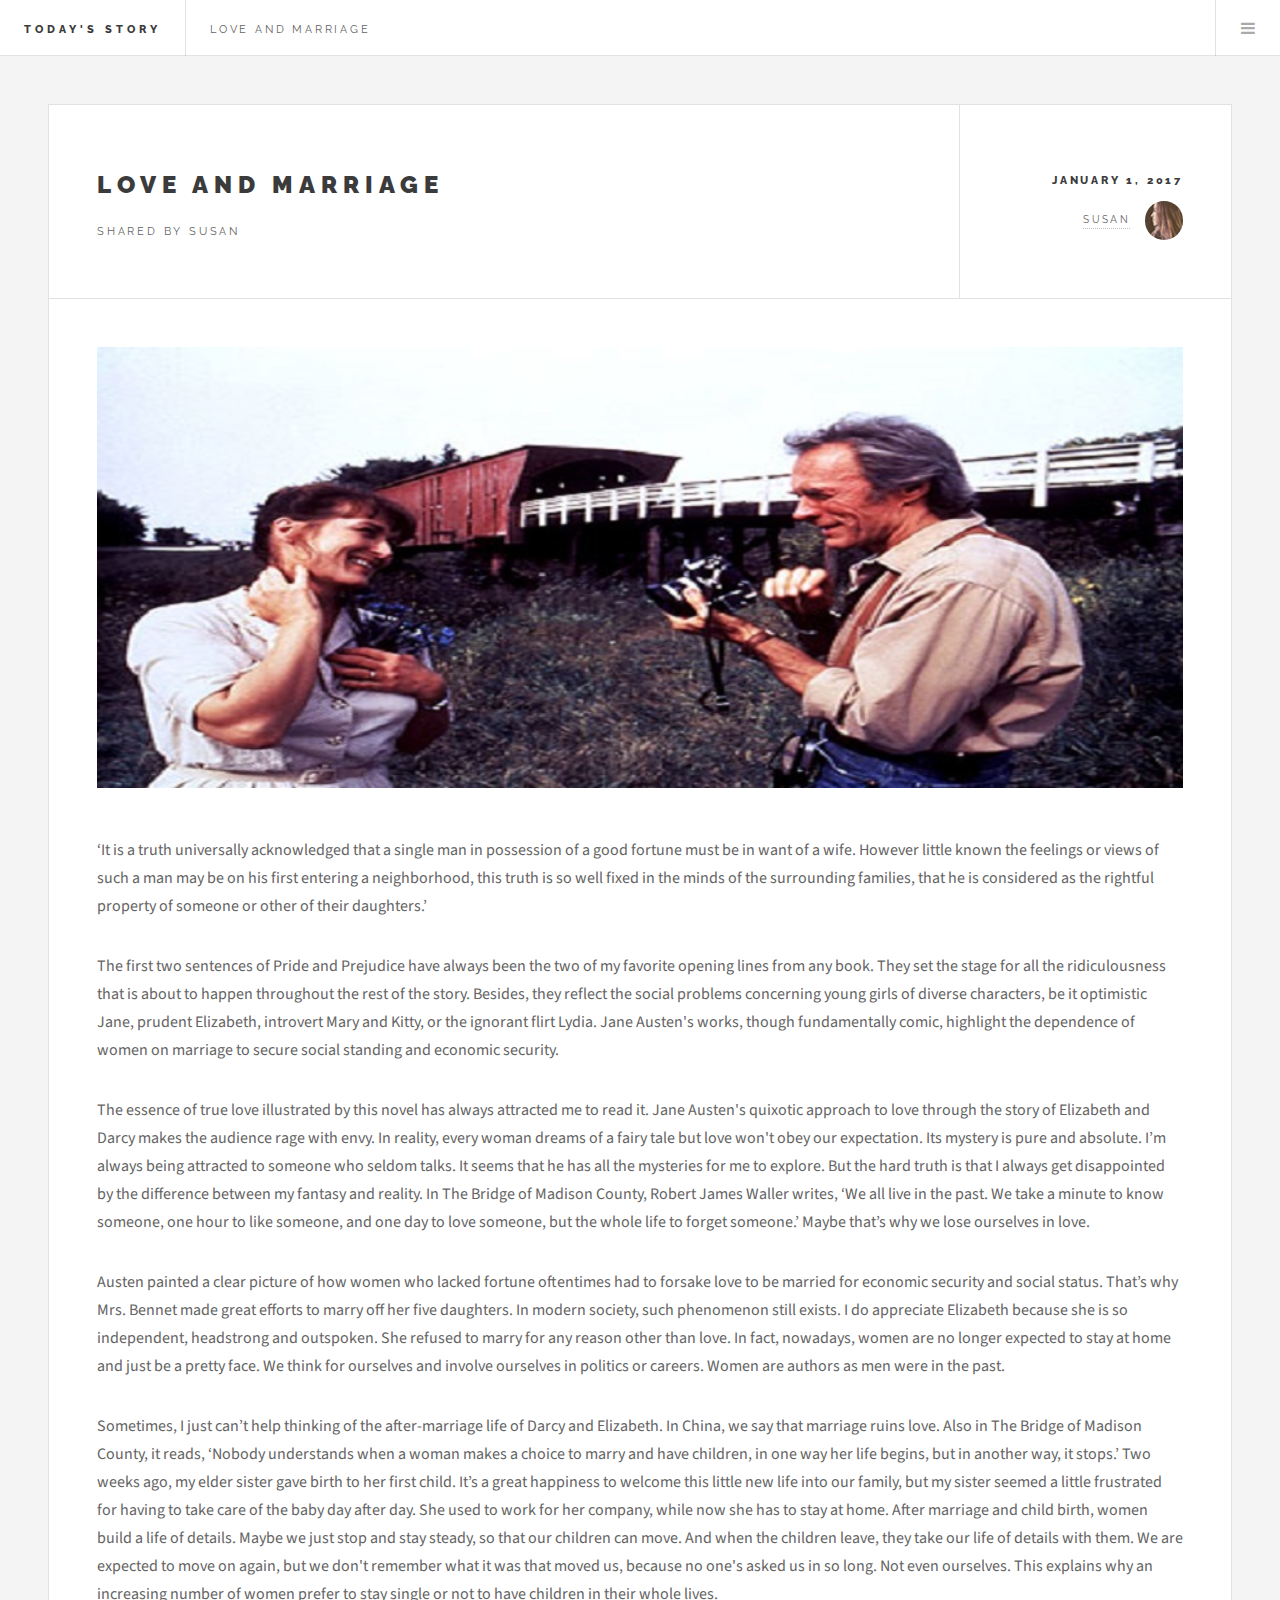
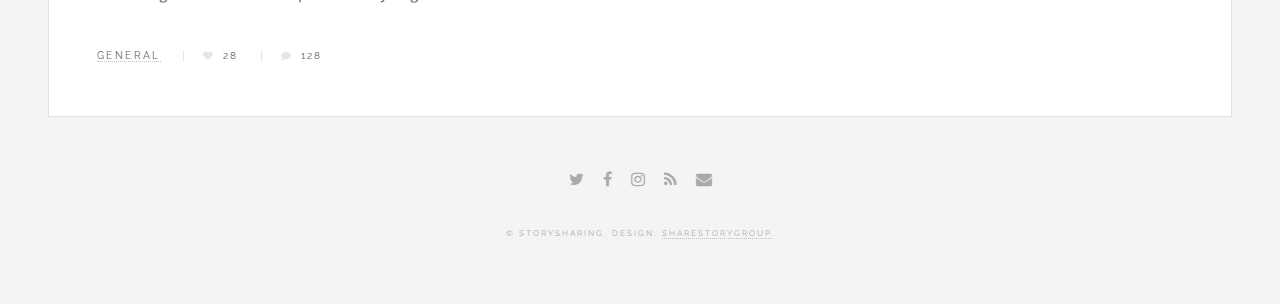
<file: love.html>
<!--A Design by ShareStoryGroup
Author: Lina Yuhang Andi
-->
<!DOCTYPE HTML>

<html>
	<head>
		<title>ShareStory</title>
		<meta charset="utf-8" />
		<meta name="viewport" content="width=device-width, initial-scale=1" />
		<!--[if lte IE 8]><script src="assets/js/ie/html5shiv.js"></script><![endif]-->
		<link rel="stylesheet" href="assets/css/main.css" />
		<!--[if lte IE 9]><link rel="stylesheet" href="assets/css/ie9.css" /><![endif]-->
		<!--[if lte IE 8]><link rel="stylesheet" href="assets/css/ie8.css" /><![endif]-->
	</head>
	<body class="single">

		<!-- Wrapper -->
			<div id="wrapper">

				<!-- Header -->
					<header id="header">
						<h1><a href="#">Today's Story</a></h1>
						<nav class="links">
							<ul>
								<li><a href="#">Love and Marriage</a></li>
							</ul>
						</nav>
						<nav class="main">
							<ul>
								<li class="menu">
									<a class="fa-bars" href="#menu">Menu</a>
								</li>
							</ul>
						</nav>
					</header>

				<!-- Menu -->
					<section id="menu">

						<!-- Search -->
							<section>
								<form class="search" method="get" action="#">
									<input type="text" name="query" placeholder="Search" />
								</form>
							</section>
					</section>

				<!-- Main -->
					<div id="main">

						<!-- Post -->
							<article class="post">
								<header>
									<div class="title">
										<h2><a href="#">Love and Marriage</a></h2>
										<p>Shared by Susan</p>
									</div>
									<div class="meta">
										<time class="published" datetime="2015-11-01">January 1, 2017</time>
										<a href="#" class="author"><span class="name">Susan</span><img src="images/Susan.jpg" alt="" /></a>
									</div>
								</header>
								<span class="image featured"><img src="images/pic01.jpg" alt="" /></span>
								<p>‘It is a truth universally acknowledged that a single man in possession of a good fortune must be in want of a wife. However little known the feelings or views of such a man may be on his first entering a neighborhood, this truth is so well fixed in the minds of the surrounding families, that he is considered as the rightful property of someone or other of their daughters.’ </p>
								<p>The first two sentences of Pride and Prejudice have always been the two of my favorite opening lines from any book. They set the stage for all the ridiculousness that is about to happen throughout the rest of the story. Besides, they reflect the social problems concerning young girls of diverse characters, be it optimistic Jane, prudent Elizabeth, introvert Mary and Kitty, or the ignorant flirt Lydia. Jane Austen's works, though fundamentally comic, highlight the dependence of women on marriage to secure social standing and economic security.</p>
								<p>The essence of true love illustrated by this novel has always attracted me to read it. Jane Austen's quixotic approach to love through the story of Elizabeth and Darcy makes the audience rage with envy. In reality, every woman dreams of a fairy tale but love won't obey our expectation. Its mystery is pure and absolute. I’m always being attracted to someone who seldom talks. It seems that he has all the mysteries for me to explore. But the hard truth is that I always get disappointed by the difference between my fantasy and reality. In The Bridge of Madison County, Robert James Waller writes, ‘We all live in the past. We take a minute to know someone, one hour to like someone, and one day to love someone, but the whole life to forget someone.’ Maybe that’s why we lose ourselves in love.</p>
								<p>Austen painted a clear picture of how women who lacked fortune oftentimes had to forsake love to be married for economic security and social status. That’s why Mrs. Bennet made great efforts to marry off her five daughters. In modern society, such phenomenon still exists. I do appreciate Elizabeth because she is so independent, headstrong and outspoken. She refused to marry for any reason other than love. In fact, nowadays, women are no longer expected to stay at home and just be a pretty face. We think for ourselves and involve ourselves in politics or careers. Women are authors as men were in the past.</p>
								<p>Sometimes, I just can’t help thinking of the after-marriage life of Darcy and Elizabeth. In China, we say that marriage ruins love. Also in The Bridge of Madison County, it reads, ‘Nobody understands when a woman makes a choice to marry and have children, in one way her life begins, but in another way, it stops.’ Two weeks ago, my elder sister gave birth to her first child. It’s a great happiness to welcome this little new life into our family, but my sister seemed a little frustrated for having to take care of the baby day after day. She used to work for her company, while now she has to stay at home. After marriage and child birth, women build a life of details. Maybe we just stop and stay steady, so that our children can move. And when the children leave, they take our life of details with them. We are expected to move on again, but we don't remember what it was that moved us, because no one's asked us in so long. Not even ourselves. This explains why an increasing number of women prefer to stay single or not to have children in their whole lives.</p>
								<footer>
									<ul class="stats">
										<li><a href="#">General</a></li>
										<li><a href="#" class="icon fa-heart">28</a></li>
										<li><a href="#" class="icon fa-comment">128</a></li>
									</ul>
								</footer>
							</article>

					</div>

				<!-- Footer -->
					<section id="footer">
						<ul class="icons">
							<li><a href="#" class="fa-twitter"><span class="label">Twitter</span></a></li>
							<li><a href="#" class="fa-facebook"><span class="label">Facebook</span></a></li>
							<li><a href="#" class="fa-instagram"><span class="label">Instagram</span></a></li>
							<li><a href="#" class="fa-rss"><span class="label">RSS</span></a></li>
							<li><a href="#" class="fa-envelope"><span class="label">Email</span></a></li>
						</ul>
						<p class="copyright">&copy; StorySharing. Design: <a href="https://github.com/ShareStoryProject/">ShareStoryGroup</a>. </p>
					</section>

			</div>

		<!-- Scripts -->
			<script src="assets/js/jquery.min.js"></script>
			<script src="assets/js/skel.min.js"></script>
			<script src="assets/js/util.js"></script>
			<!--[if lte IE 8]><script src="assets/js/ie/respond.min.js"></script><![endif]-->
			<script src="assets/js/main.js"></script>

	</body>
</html>
</file>
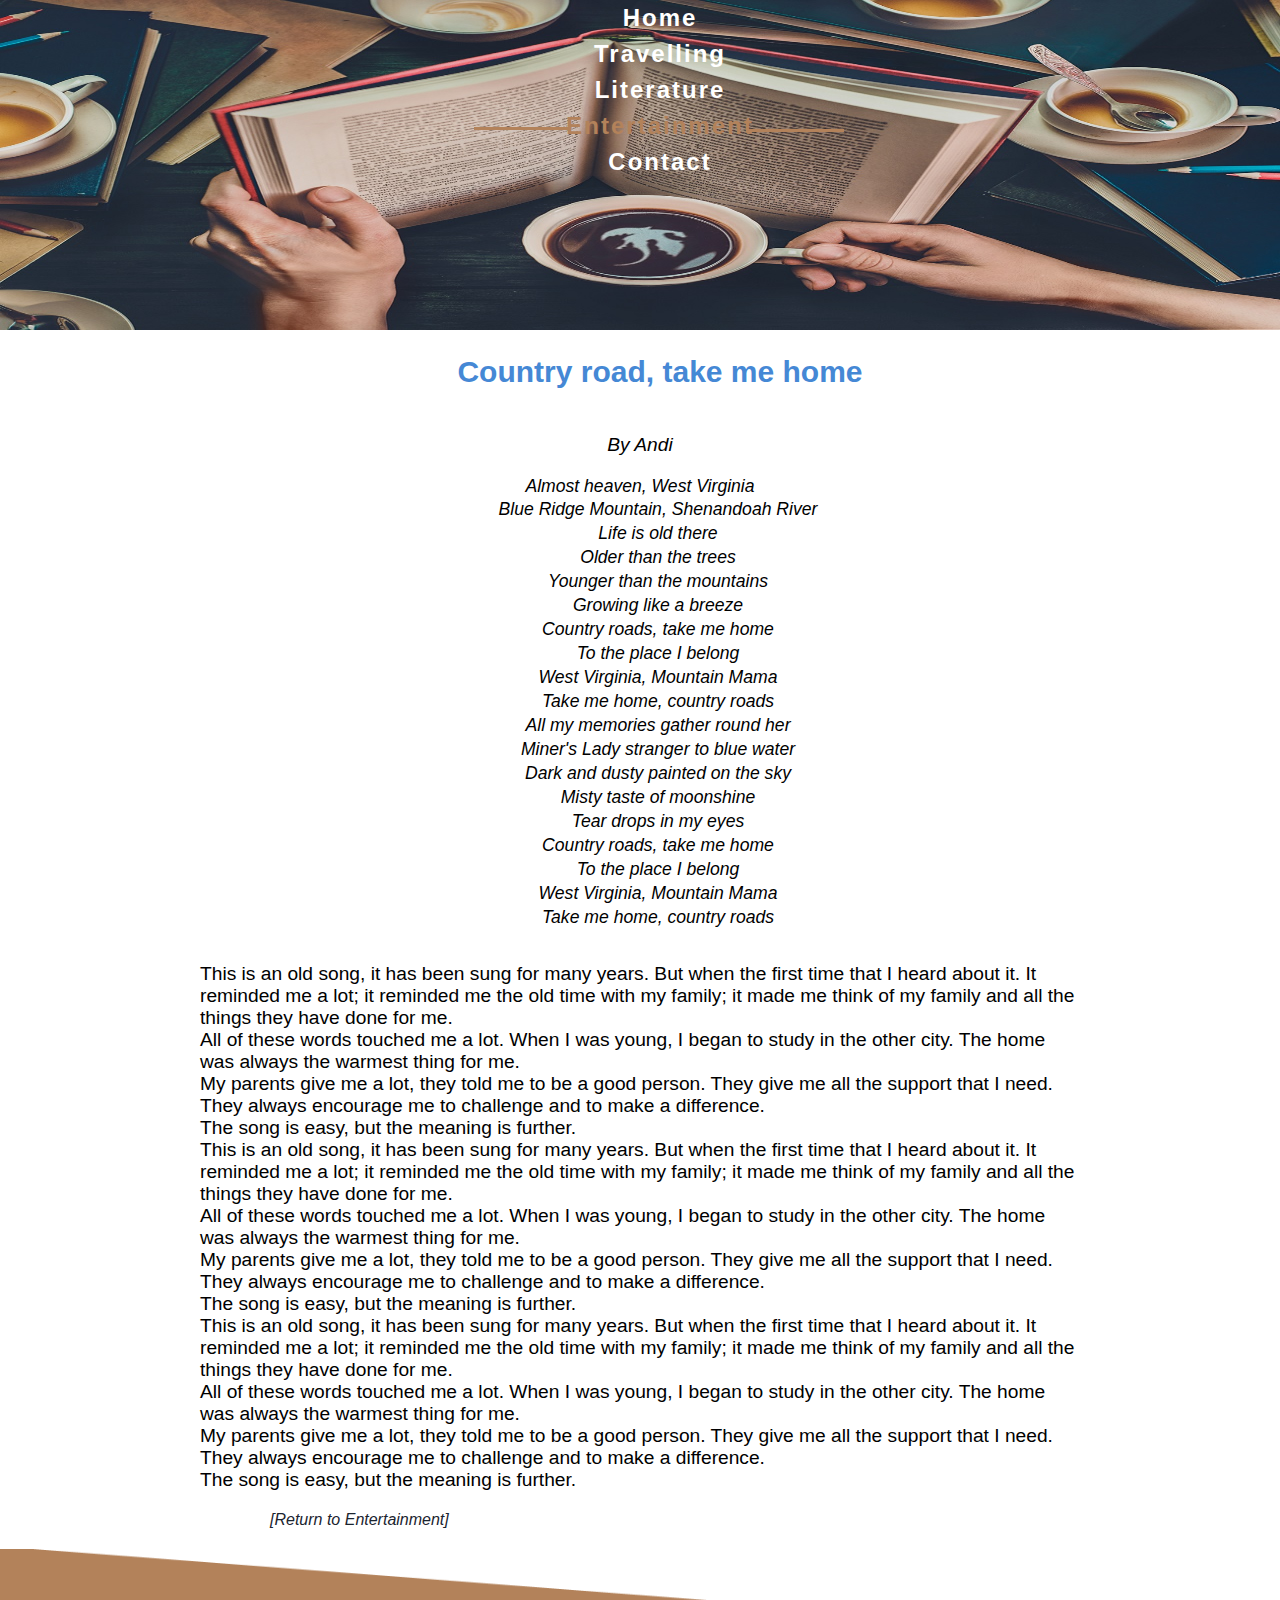
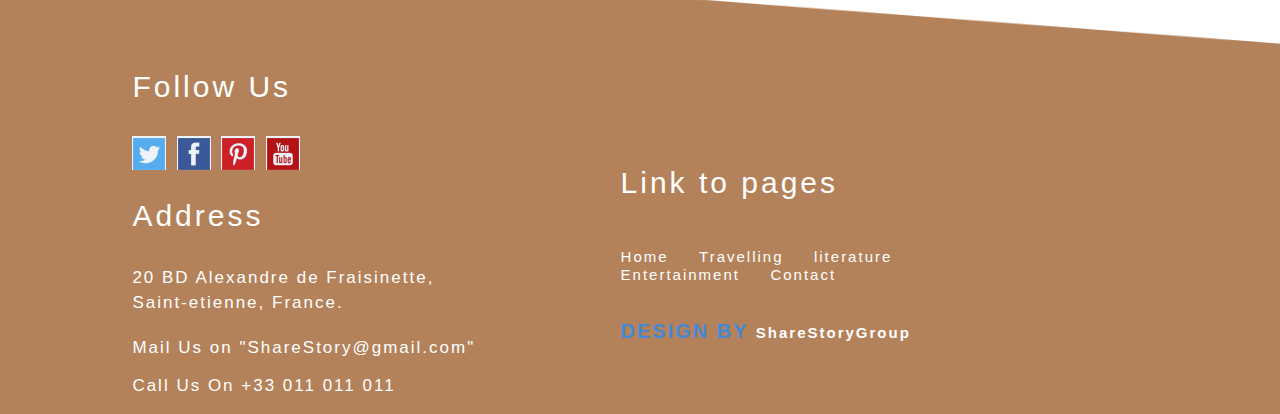
<file: yourstory1.html>
<!DOCTYPE html>
<!DOCTYPE html>
<html>
<head>
	<title>Story of Andi</title>
	<meta charset="utf-8">
	<meta name="viewport" content="width=device-width, initial-scale=1">
	<meta http-equiv="X-UA-Compatible" content="IE=edge">
	<script type="application/x-javascript"> addEventListener("load", function() { setTimeout(hideURLbar, 0); }, false); function hideURLbar(){ window.scrollTo(0,1); } </script>
	<link href="css/header.css" rel='stylesheet' type='text/css' />
	<link href="css/footer.css" rel='stylesheet' type='text/css' />
	<link href="css/story1.css" rel='stylesheet' type='text/css' />
	<link href="css/entertainment.css" rel='stylesheet' type='text/css' />
	<script src="js/jquery-1.11.0.min.js"></script>
</head>
<body>
	<div class="banner1">
		<div class="container">
			<div class="header">
				<div class="menu">
                    <a class="toggleMenu" href="#"><img src="images/menu-icon.png" alt="" /> </a>
					<ul class="nav" id="nav">
						<li><a href="Home.html">Home</a></li>
						<li><a href="Travelling.html">Travelling</a></li>
						<li><a href="Literature.html">Literature</a></li>
						<li class="active"><a href="Entertainment.html" class="active">Entertainment</a></li>
						<li><a href="Contact.html">Contact</a></li>
					</ul>
                    
				</div>
				<div class="clearfix"> </div>
			</div>
		</div>
	</div>
<h6>Country road, take me home</h6>
<div class="author">
	By Andi
</div>
<div class="ref">
	Almost heaven, West Virginia<br>
　　Blue Ridge Mountain, Shenandoah River<br>
　　Life is old there<br>
　　Older than the trees<br>
　　Younger than the mountains<br>
　　Growing like a breeze<br>
　　Country roads, take me home<br>
　　To the place I belong<br>
　　West Virginia, Mountain Mama<br>
　　Take me home, country roads<br>
　　All my memories gather round her<br>
　　Miner's Lady stranger to blue water<br>
　　Dark and dusty painted on the sky<br>
　　Misty taste of moonshine<br>
　　Tear drops in my eyes<br>
　　Country roads, take me home<br>
　　To the place I belong<br>
　　West Virginia, Mountain Mama<br>
　　Take me home, country roads<br>
　　
</div>
<div class="article">
	This is an old song, it has been sung for many years. But when the first time that I heard about it. It reminded me a lot; it reminded me the old time with my family; it made me think of my family and all the things they have done for me.<br>
	All of these words touched me a lot. When I was young, I began to study in the other city. The home was always the warmest thing for me. <br>
	My parents give me a lot, they told me to be a good person. They give me all the support that I need. They always encourage me to challenge and to make a difference.<br>
	The song is easy, but the meaning is further.<br>
	This is an old song, it has been sung for many years. But when the first time that I heard about it. It reminded me a lot; it reminded me the old time with my family; it made me think of my family and all the things they have done for me.<br>
	All of these words touched me a lot. When I was young, I began to study in the other city. The home was always the warmest thing for me. <br>
	My parents give me a lot, they told me to be a good person. They give me all the support that I need. They always encourage me to challenge and to make a difference.<br>
	The song is easy, but the meaning is further.<br>This is an old song, it has been sung for many years. But when the first time that I heard about it. It reminded me a lot; it reminded me the old time with my family; it made me think of my family and all the things they have done for me.<br>
	All of these words touched me a lot. When I was young, I began to study in the other city. The home was always the warmest thing for me. <br>
	My parents give me a lot, they told me to be a good person. They give me all the support that I need. They always encourage me to challenge and to make a difference.<br>
	The song is easy, but the meaning is further.<br>
	</div>
	<div class="return">
	<a href="Entertainment.html">[Return to Entertainment]</a>
	</div>

<div class="col-lg-12 col-sm-12 col-md-12 footer">
		<div class="footer-container">
			<div class="col-sm-12 footer-left">
				<h4>Follow Us</h4>
				<ul>
					<li>
						<a href="#"><span class="twt"></span>
						</a>
					</li>
					<li><a href="#"><span class="fb"></span>
						</a></li>
					<li><a href="#"><span class="p"></span>
						</a></li>
					<li><a href="#"><span class="yt"></span>
						</a></li>
				</ul>
				<h4>Address</h4>
				<h5>20 BD Alexandre de Fraisinette, Saint-etienne, France.</h5>
				<p>
				Mail Us on "ShareStory@gmail.com"
				</p>
				<p>Call Us On +33 011 011 011</p>
		     </div>
			<div class="footer-right">
			<h4>Link to pages</h4>
			<ul>
				<li><a href="Home.html">Home</a></li>
				<li><a href="Travelling.html">Travelling</a></li>
				<li><a href="Literature.html">literature</a></li>
				<li><a href="Entertainment.html">Entertainment</a></li>
				<li><a href="contact.html">Contact</a></li>
			</ul>
			<br/>
			<div class="footer-text">
			<p> DESIGN BY
			<a href="https://github.com/ShareStoryProject/"> ShareStoryGroup</a>
			</p>
			</div>
			</div>
		</div>
	</div>
	<!--end-footer-->
</body>
</html>
</file>
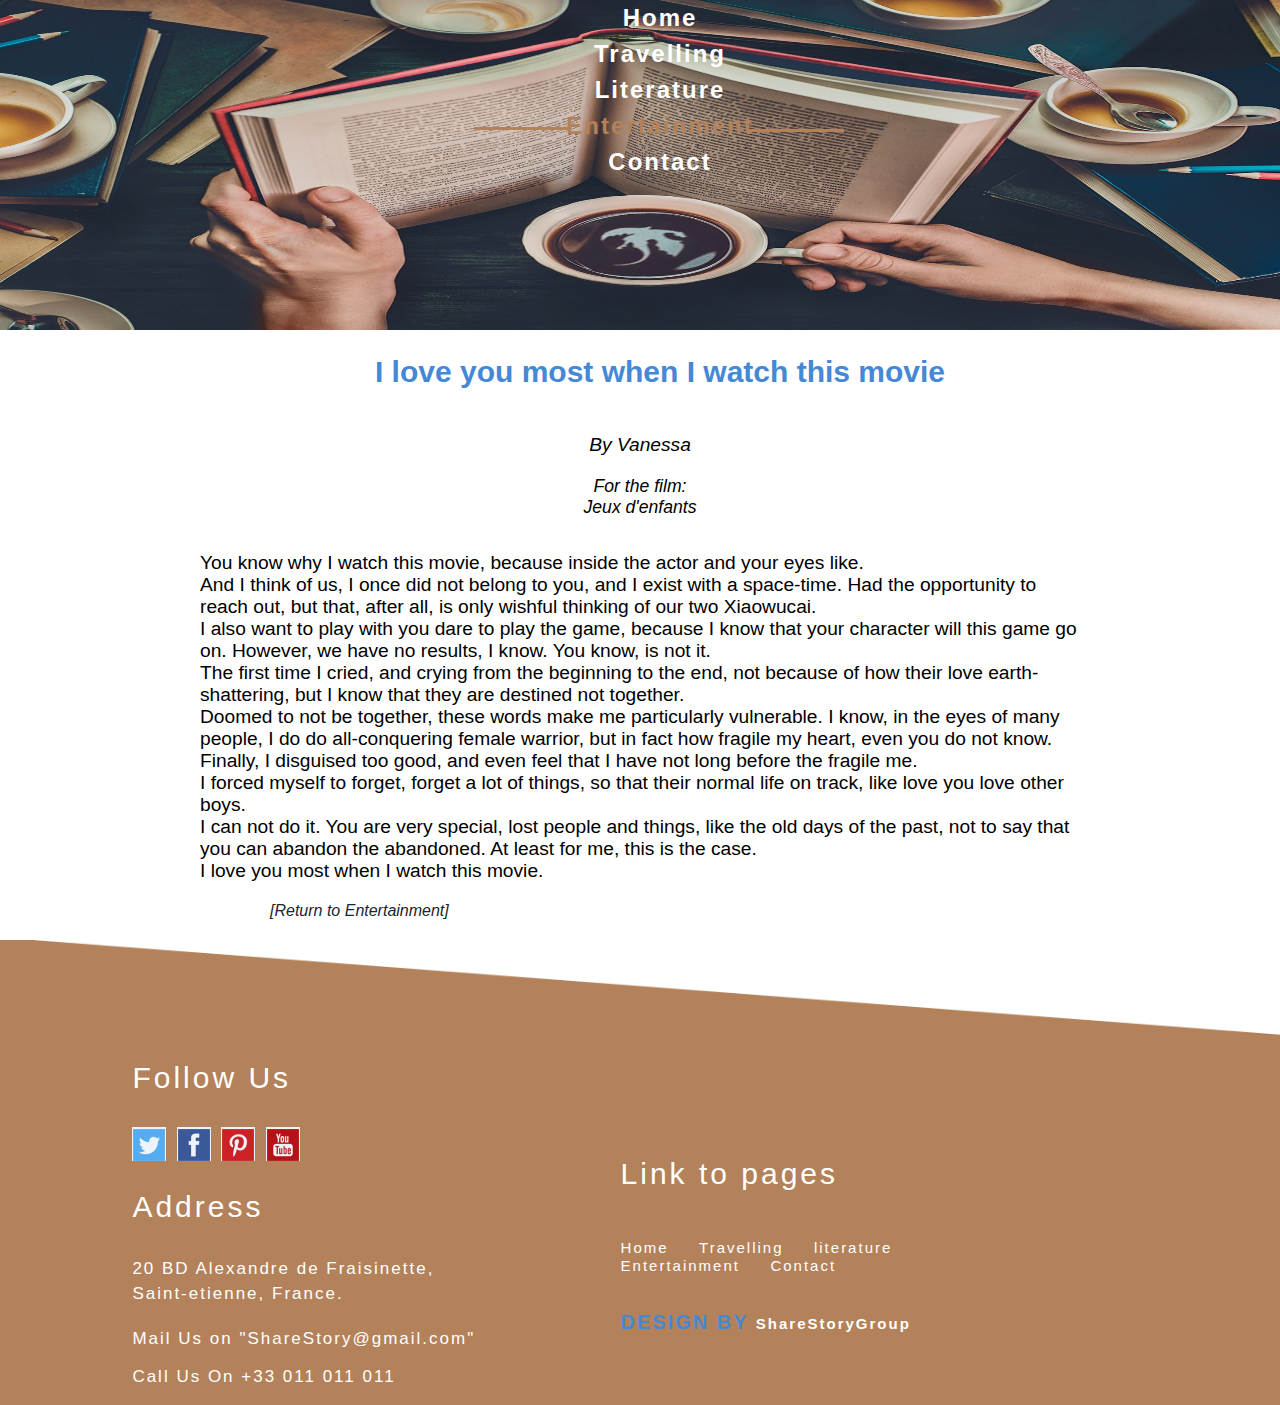
<file: yourstory2.html>
<!DOCTYPE html>
<!DOCTYPE html>
<html>
<head>
	<title>Story of Vanessa</title>
	<meta charset="utf-8">
	<meta name="viewport" content="width=device-width, initial-scale=1">
	<meta http-equiv="X-UA-Compatible" content="IE=edge">
	<script type="application/x-javascript"> addEventListener("load", function() { setTimeout(hideURLbar, 0); }, false); function hideURLbar(){ window.scrollTo(0,1); } </script>
	<link href="css/footer.css" rel='stylesheet' type='text/css' />
	<link href="css/header.css" rel='stylesheet' type='text/css' />
	<link href="css/story1.css" rel='stylesheet' type='text/css' />
	<link href="css/entertainment.css" rel='stylesheet' type='text/css' />
	<script src="js/jquery-1.11.0.min.js"></script>
</head>
<body>
	<body>
	<div class="banner1">
		<div class="container">
			<div class="header">
				<div class="menu">
                    <a class="toggleMenu" href="#"><img src="images/menu-icon.png" alt="" /> </a>
					<ul class="nav" id="nav">
						<li><a href="Home.html">Home</a></li>
						<li><a href="Travelling.html">Travelling</a></li>
						<li><a href="Literature.html">Literature</a></li>
						<li class="active"><a href="Entertainment.html" class="active">Entertainment</a></li>
						<li><a href="Contact.html">Contact</a></li>
					</ul>
                    
				</div>
				<div class="clearfix"> </div>
			</div>
		</div>
	</div>
<h6>I love you most when I watch this movie</h6>
<div class="author">
	By Vanessa
</div>
<div class="ref">
	For the film:<br>
	Jeux d'enfants<br>
　　
</div>
<div class="article">
	You know why I watch this movie, because inside the actor and your eyes like.<br>
	And I think of us, I once did not belong to you, and I exist with a space-time. Had the opportunity to reach out, but that, after all, is only wishful thinking of our two Xiaowucai.<br>

	I also want to play with you dare to play the game, because I know that your character will this game go on. However, we have no results, I know. You know, is not it.<br>

	The first time I cried, and crying from the beginning to the end, not because of how their love earth-shattering, but I know that they are destined not together.<br>
	Doomed to not be together, these words make me particularly vulnerable. I know, in the eyes of many people, I do do all-conquering female warrior, but in fact how fragile my heart, even you do not know.<br>
	Finally, I disguised too good, and even feel that I have not long before the fragile me.<br>

	I forced myself to forget, forget a lot of things, so that their normal life on track, like love you love other boys.<br>
	I can not do it. You are very special, lost people and things, like the old days of the past, not to say that you can abandon the abandoned. At least for me, this is the case.<br>

	I love you most when I watch this movie.<br>
	</div>
	<div class="return">
	<a href="Entertainment.html">[Return to Entertainment]</a>
	</div>
<div class="col-lg-12 col-sm-12 col-md-12 footer">
		<div class="footer-container">
			<div class="col-sm-12 footer-left">
				<h4>Follow Us</h4>
				<ul>
					<li>
						<a href="#"><span class="twt"></span>
						</a>
					</li>
					<li><a href="#"><span class="fb"></span>
						</a></li>
					<li><a href="#"><span class="p"></span>
						</a></li>
					<li><a href="#"><span class="yt"></span>
						</a></li>
				</ul>
				<h4>Address</h4>
				<h5>20 BD Alexandre de Fraisinette, Saint-etienne, France.</h5>
				<p>
				Mail Us on "ShareStory@gmail.com"
				</p>
				<p>Call Us On +33 011 011 011</p>
		     </div>
			<div class="footer-right">
			<h4>Link to pages</h4>
			<ul>
				<li><a href="Home.html">Home</a></li>
				<li><a href="Travelling.html">Travelling</a></li>
				<li><a href="Literature.html">literature</a></li>
				<li><a href="Entertainment.html">Entertainment</a></li>
				<li><a href="contact.html">Contact</a></li>
			</ul>
			<br/>
			<div class="footer-text">
			<p> DESIGN BY
			<a href="https://github.com/ShareStoryProject/"> ShareStoryGroup</a>
			</p>
			</div>
			</div>
		</div>
	</div>
	<!--end-footer-->
</body>
</html>
</file>
<file: assets/css/ie9.css>
/*A Design by ShareStoryGroup
Author: Lina Yuhang Andi
*/

/* List */

	ul.posts article:after {
		clear: both;
		content: '';
		display: block;
	}

	ul.posts article .image {
		display: table-cell;
		vertical-align: top;
	}

	ul.posts article header {
		display: table-cell;
		padding-right: 1em;
		vertical-align: top;
	}

/* Author */

	.author .name {
		display: inline-block;
		vertical-align: middle;
	}

	.author img {
		display: inline-block;
		vertical-align: middle;
	}

/* Post */

	.post:after {
		clear: both;
		content: '';
		display: block;
	}

	.post > header:after {
		clear: both;
		content: '';
		display: block;
	}

	.post > header .title {
		display: table-cell;
		vertical-align: top;
		width: 65%;
	}

	.post > header .meta {
		display: table-cell;
		vertical-align: top;
		width: 30%;
	}

	.post > footer:after {
		clear: both;
		content: '';
		display: block;
	}

	.post > footer .actions {
		display: inline-block;
	}

	.post > footer .stats {
		display: inline-block;
		margin-left: 2em;
	}

/* Mini Post */

	.mini-post .image {
		display: block;
	}

/* Header */

	#header:after {
		clear: both;
		content: '';
		display: block;
	}

	#header h1 {
		float: left;
	}

	#header .links {
		float: left;
	}

	#header .main {
		position: absolute;
		right: 0;
		top: 0;
	}

/* Wrapper */

/* Sidebar */

	#sidebar {
		display: table-cell;
		margin-right: 0;
		padding-right: 3em;
		vertical-align: top;
	}

/* Main */

	#main {
		display: table-cell;
		vertical-align: top;
	}
</file>
<file: css/style.css>
/*A Design by ShareStoryGroup
Author: Lina Yuhang Andi
*/
h4, h5, h6,
h1, h2, h3 {margin-top: 0;}
ul, ol {margin: 0;}
p {margin: 0;}
html, body{
   font-family: 'Exo', sans-serif;
   font-size: 100%;
   background:#fff; 
}
body a{
	transition:0.5s all;
	-webkit-transition:0.5s all;
	-moz-transition:0.5s all;
	-o-transition:0.5s all;
	-ms-transition:0.5s all;
}
.wrap{
	width:70%;
	margin:0 auto;
}
/*--start-header--*/
.menu ul li a span{
	background: url(../images/icons.png) no-repeat 0px 0px;
	width: 16px;
	height: 16px;
	display: block;
}
.menu ul li a span.twitter {
	background-position: 0px 0px;
}
.menu ul li a span.facebook {
	background-position: -16px 0px;
}
.menu ul li a span:hover, .footer-main-right ul li span:hover {
	transition: 0.5s all;
	-webkit-transition: 0.5s all;
	-moz-transition: 0.5s all;
	-o-transition: 0.5s all;
	-ms-transition: 0.5s all;
}
.menu {
	text-align: center;
	margin-top: 6%;
}
.menu li{
	display:block;
}
 .menu li:first-child{
   	margin-left:0;
}
.menu li a{
	display: block;
	font-size: 24px;
	font-weight: 600;
	letter-spacing: 2px;
	color: #fff;
	-webkit-transition: all 0.3s ease;
	-moz-transition: all 0.3s ease;
	-o-transition: all 0.3s ease;
	transition: all 0.3s ease;
	text-align: center;
	position:relative;
}
#nav .current a {
    	color:#fb326f;
   	-webkit-transition: all 0.3s ease;
	-moz-transition: all 0.3s ease;
	-o-transition: all 0.3s ease;
	transition: all 0.3s ease;
}
.menu li a:hover,.menu li.active a{
	color:#b3825a;
	text-decoration: none;
} 
.toggleMenu {
	display:  none;
    	border-radius:2em; 
    	-webkit-border-radius:2em;
    	-moz-border-radius:2em;
    	-o-border-radius:2em; 
    	float:right;
}
.nav:before,
.nav:after {
    content: " "; 
    display: table; 
}
.nav:after {
    clear: both;
}
.nav ul {
    list-style: none;
}
.nav > li > a {
	margin: 0px 10px;
	padding: 4px 0px 4px 0px;
}
ul.nav li.active a{
	position:relative;
	content: '';
}
ul.nav li.active a:before {
	position: absolute;
	width: 8%;
	height: 3px;
	background: #b3825a;
	display: block;
	content: '';
	left: 36%;
	top: 19px;
}
ul.nav li.active a:after {
	position: absolute;
	width: 8%;
	height: 3px;
	background: #b3825a;
	display: block;
	content: '';
	left: 55.8%;
	top: 21px;
}
@media screen and (max-width:800px) {
    .active {
        display: block;
    }
    
    .nav {
	     list-style: none;
	     *zoom: 1;
	     width:95%;
		 position: absolute;
		 right:23px;
		 top:60px;
		 z-index: 9999;
    }
   .menu li a span.messages{
    	text-align:center;
    	top:15px;
    }
    .nav li ul{
    	width:100%;   	
    }
    .menu ul{
    	margin:0;
    }
    .nav > li.hover > ul {
        width:100%;
    }
    .nav > li {
        float: none;
        display:block;
    }
    .nav ul {
        display: block;
    }
   .nav > li.hover > ul , .nav li li.hover ul {
        position: static;
    }
     .nav li:first-child a{
     	border-top:none;
	display: block;
     }
 }
 @media (max-width:768px){
.menu{
      width:100%;
	float: none;
	margin: 7px 0px;
}
.toggleMenu {
	float: none;
}
.toggleMenu img {
	width: 100%;
}
.nav {
	right: 20px;
}
.menu ul.nav{
	margin-top:0px;
}
ul.nav{
        display:none;
		background:rgba(69, 136, 213, 0.95);
		border:1px solid #fff;
		padding: 7px 0px;
}
.menu ul.nav li{
       	display:block;
       	text-align:center;
      	margin:0px;
      	padding: 0px 0px;
      	border: none;
}
.menu ul li a span {
	margin: 0 auto;
}
}
.banner {
	background: url(../images/bnr-2.jpg) no-repeat;
	background-size: 100% 100%;
	min-height: 780px;
	position: relative;
}
.banner1{
	background: url(../images/bnr-2.jpg) no-repeat;
	background-size: 100% 100%;
	min-height: 330px;
	position: relative;
}
.banner-bottom {
	text-align: center;
	margin-top: 3%;
}
.banner-bottom h1 {
	font-size: 3.2em;
	font-weight: 700;
	letter-spacing: 3px;
	margin: 30px auto;
	width: 33%;
	color: #b3825a;
	padding: 10px 0px;
	border-top: 5px solid #b3825a;
	border-bottom: 5px solid #b3825a;
}
.banner-bottom h1 span{
	color:#4588d5;
}
/*--start-terminals--*/
#testimonials {
	width: 30%;
	position: absolute;
	top: 70%;
	left: 34.6%;
}
article > div {
	text-align: center;
}
.wmuSlider {
	position: relative;
	overflow: hidden;
	min-height:330px;
	text-align: center;
}
.wmuSlider .wmuSliderWrapper article {
	position: relative;
	text-align: center;
}
.wmuGallery .wmuGalleryImage {
	position: relative;
	text-align: center;
}
.wmuGallery .wmuGalleryImage img {
	max-width: 100%;
	width: auto;
	height: auto;
}
/* Default Skin */
.wmuGallery .wmuGalleryImage {
	margin-bottom: 10px;
}
.wmuSliderPrev, .wmuSliderNext {
	position: absolute;
	width: 30px;
	height: 45px;
	text-indent: -9999px;
	background: url(../images/arrows.png) no-repeat;
	top: 45%;
	z-index: 2;
	cursor: pointer;
	-webkit-transition: all 0.3s ease;
	-moz-transition: all 0.3s ease;
	-o-transition: all 0.3s ease;
	transition: all 0.3s ease;
}
.wmuSliderPrev {
	background-position: 2px -0px;
	left: 46px;
}
.wmuSliderNext {
	background-position: -30px -0px;
	right: 49px;
}
.client-main {
	margin: 0 auto;
	width: 90%;
}
.slide-text{
	margin: 0 auto;
}
article > div > span{
	text-align: center;
	padding: 1em 0 0 0;
	display:block;
}
 article:nth-child(2) > div > span > a {
	color:#585C67;
	cursor: pointer;
	font-size:1.2em;
}
article:nth-child(2) > div > span > a:hover{
	color:#C0B9CD;
}
/*--end-terminals--*/
/*--end-banner--*/
/*--start-grid--*/
.col-md-6.spl-left,.col-md-6.spl-right{
	padding: 0px;
}
.spl-left img,.spl-right img{
	width: 100%;
}
.special {
	padding: 3em 0px 3em 0px;
	text-align:center;
}
/*-----------------------------------------------------------------------------------*/
/*	Strip
/*-----------------------------------------------------------------------------------*/
.b-link-stripe{
	position:relative;
	display:block;
	vertical-align:top;
	font-weight: 300;
	overflow:hidden;
}
.b-link-stripe .b-wrapper{
	position:absolute;
	width:100%;
	height:100%;
	top:0;
	left:0;
	text-align:center;
	color:#ffffff;
	overflow:hidden;
}
.b-link-stripe .b-line{
	position:absolute;
	top:0;
	bottom:0;
	width:20%;
	background:rgba(75, 202, 255, 0.85);
	transition:all 0.5s linear;
	-moz-transition:all 0.5s linear;
	-ms-transition:all 0.5s linear;
	-o-transition:all 0.5s linear;
	-webkit-transition:all 0.5s linear;
	opacity:0;
	visibility:hidden; /* lt-ie9 */
}
/* lt-ie9 */
.b-link-stripe:hover .b-line{
	visibility:visible;
}
.b-link-stripe .b-line1{
	left:0;
}
.b-link-stripe .b-line2{
	left:20%;
	transition-delay:0.1s !important;
	-moz-transition-delay:0.1s !important;
	-ms-transition-delay:0.1s !important;
	-o-transition-delay:0.1s !important;
	-webkit-transition-delay:0.1s !important;
}
.b-link-stripe .b-line3{
	left:40%;
	transition-delay:0.2s !important;
	-moz-transition-delay:0.2s !important;
	-ms-transition-delay:0.2s !important;
	-o-transition-delay:0.2s !important;
	-webkit-transition-delay:0.2s !important;
}
.b-link-stripe .b-line4{
	left:60%;
	transition-delay:0.3s !important;
	-moz-transition-delay:0.3s !important;
	-ms-transition-delay:0.3s !important;
	-o-transition-delay:0.3s !important;
	-webkit-transition-delay:0.3s !important;
}
.b-link-stripe .b-line5{
	left:80%;
	transition-delay:0.4s !important;
	-moz-transition-delay:0.4s !important;
	-ms-transition-delay:0.4s !important;
	-o-transition-delay:0.4s !important;
	-webkit-transition-delay:0.4s !important;
}
.b-link-stripe:hover .b-line{
	opacity:1;
}
/*-----------------------------------------------------------------------------------*/
/*	Animation effects
/*-----------------------------------------------------------------------------------*/
.b-animate-go{
	text-decoration:none;
}
.b-animate{
	transition: all 0.5s;
	-moz-transition: all 0.5s;
	-ms-transition: all 0.5s;
	-o-transition: all 0.5s;
	-webkit-transition: all 0.5s;
	visibility: hidden;
	font-size:1.1em;
	font-weight:700;
}
.b-animate img {
	margin-top: 0%;
	display: -webkit-inline-box;
}
.b-animate span {
	display: block;
	font-size: 29px;
	padding-top: 8.6em;
	display: block;
	line-height: 1.6em;
	font-weight: 300;
	width: 76%;
	letter-spacing: 2px;
	margin: 0 auto;
}
.b-animate label{
	display:block;
	font-size:0.875em;
	margin-top:0.5em;
	transition:0.5s all;
	-webkit-transition:0.5s all;
	-moz-transition:0.5s all;
	-ms-transition:0.5s all;
	-o-transition:0.5s all;
}
.b-animate label:hover{
	color:#000;
	cursor:pointer;
}
/* lt-ie9 */
.b-animate-go:hover .b-animate{
	visibility:visible;
}
.b-from-left{
	position: relative;
	left: -100%;
	background:rgba(97, 179, 222, 0.64);
	background-size: 100% 100%;
	top: 0px;
	margin: 0;
	min-height: 557px;
}
.b-animate-go:hover .b-from-left{
	left:0;
}
.col-md-3.food-left-grid {
padding: 0;
}
img.port-pic {
	width: 100%;
}
.f-grid {
	margin-bottom: 24px;
}
.b-from-left {
	min-height: 1043px;
}
.b-left span {
	padding-top: 16em;
}
/*----bottom-grids--------------*/
.spl-btn{
	margin-top:5em;
}
.spl-btn a{
	font-size:20px;
	padding:8px 35px;
	color:#fff;
	font-weight:600;
	outline: none;
	background:#4588d5;
	-webkit-transition: all 0.3s ease;
	-moz-transition: all 0.3s ease;
	-o-transition: all 0.3s ease;
	transition: all 0.3s ease;
}
.spl-btn a:hover{
	text-decoration:none;
	background:#b3825a;
}
/*--end-grid--*/
/*--start-staff--*/
.staff-top h3,.contact-main h3,.services-main h3,.list-main h3,.about-top h3,.team-main h3,.advantage-main h3,.booking-main h3{
	color: #b3825a;
	font-size: 2em;
	font-weight:700;
	letter-spacing: 2px;
	text-align: center;
	margin:0px;
	position:relative;
}
.staff-top h3:after,.contact-main h3:after,.services-main h3:after,.list-main h3:after,.about-top h3:after,.team-main h3:after,.advantage-main h3:after,.booking-main h3:after{
	position: absolute;
	width: 35%;
	height: 4px;
	background: #4588d5;
	display: block;
	content: '';
	left: 65%;
	top: 15px;
}
.staff-top h3:before,.contact-main h3:before,.services-main h3:before,.list-main h3:before,.about-top h3:before,.team-main h3:before,.advantage-main h3:before,.booking-main h3:before{
	position: absolute;
	width: 35%;
	height: 4px;
	background: #4588d5;
	display: block;
	content: '';
	left: 0%;
	top: 15px;
}
.staff-left h4 {
	color: #b3825a;
	font-size: 1.7em;
	font-weight: 500;
	margin: 25px 0px 0px 0px;
	letter-spacing: 3px;
	text-align: left;
}
.staff-left h4 {
	color: #b3825a;
	font-size: 1.7em;
	font-weight: 500;
	margin: 25px 0px 0px 0px;
	letter-spacing: 3px;
	text-align: left;
}
.staff-left p {
	color: #b3825a;
	font-size: 15px;
	font-weight: 500;
	text-align: left;
	margin-top: 15px;
	letter-spacing: 1px;
	line-height: 1.6em;
	width: 90%;
}
.staff {
	padding: 3em 0px 5em 0px;
}
.staff-bottom {
	margin-top: 3em;
}
/*--end-staff--*/
/*--start-footer--*/
.footer{
	background:url(../images/footer-banner.png) no-repeat;
	background-size:100% 100%;
	min-height:580px;
}
.footer-left ul{
	padding:0px;
	margin-top:2em;
}
.footer-left ul li{
	list-style:none;
	display:inline-block;
	margin-right:6px;
}
.footer-left ul li a span{
	background:url(../images/footer-sprit.png) no-repeat;
	width:34px;
	height:34px;
	display:block;
	-webkit-transition: all 0.3s ease;
	-moz-transition: all 0.3s ease;
	-o-transition: all 0.3s ease;
	transition: all 0.3s ease;
}
.footer-left ul li a span.twt:hover{
	background-position:0px 0px;
}
.footer-left ul li a span.fb:hover{
	background-position:-34px 0px;
}
.footer-left ul li a span.p:hover{
	background-position:-68px 0px;
}
.footer-left ul li a span.yt:hover{
	background-position:-102px 0px;
}
.footer-left ul li a span.in:hover{
	background-position:-136px 0px;
}
.footer-left ul li a span.twt{
	background-position:0px -34px;
}
.footer-left ul li a span.fb{
	background-position:-34px -34px;
}
.footer-left ul li a span.p{
	background-position:-68px -34px;
}
.footer-left ul li a span.yt{
	background-position:-102px -34px;
}
.footer-left ul li a span.in{
	background-position:-136px -34px;
}
.footer-main {
	margin-top: 6em;
}
.footer-left h4,.footer-right h4{
	color: #fff;
	font-size: 30px;
	font-weight: 300;
	margin: 25px 0px 0px 0px;
	letter-spacing: 3px;
}
.footer-left h5 {
	color: #fff;
	font-size: 17px;
	font-weight: 300;
	line-height: 1.5em;
	letter-spacing: 2px;
	width: 80%;
	margin: 32px 0px 22px 0px;
}
.footer-left p{
	margin:18px 0px;
	color:#fff;
	font-size:17px;
	letter-spacing: 2px;
}
.footer-left p a{
	color:#debe64;
}
.footer-left p a:hover{
	color:#4588d5;
	text-decoration:none;
	-webkit-transition: all 0.3s ease;
	-moz-transition: all 0.3s ease;
	-o-transition: all 0.3s ease;
	transition: all 0.3s ease;
}
.footer-right span {
	display: inline-block;
	width: 70%;
	background: #F6F4F5;
	margin-top: 2.5em;
}
.footer-right span input[type="text"] {
	display: inline-block;
	outline: none;
	padding: 15px 10px;
	width: 72.8%;
	border: 0;
	-webkit-appearance: none;
	background: #F6F4F5;
	font-family: 'Exo', sans-serif;
	font-size: 15px;
	color: #b3825a;
	font-weight: 400;
	letter-spacing: 2px;
}
.footer-right span input[type="submit"] {
	border: 0;
	padding: 15px 12px;
	background: #55acee;
	color: #fff;
	outline: none;
	-webkit-appearance: none;
	cursor: pointer;
	font-family: 'Exo', sans-serif;
	font-size: 15px;
	font-weight: 400;
	letter-spacing: 2px;
}
.footer-right span input[type="submit"]:hover {
	color: #fff;
	background: #ffeb6b;
	transition: 0.5s all;
	-webkit-transition: 0.5s all;
	-moz-transition: 0.5s all;
	-o-transition: 0.5s all;
	-ms-transition: 0.5s all;
}
.footer-right ul{
	padding:0px;
	margin-top: 3em;
}
.footer-right ul li{
	list-style:none;
	display:inline-block;
}
.footer-right ul li a {
	color: #fff;
	font-size: 15px;
	letter-spacing: 2px;
	margin-right: 26px;
}
.footer-right ul li a:hover{
	text-decoration:none;
	color:#55acee;
	transition: 0.5s all;
	-webkit-transition: 0.5s all;
	-moz-transition: 0.5s all;
	-o-transition: 0.5s all;
	-ms-transition: 0.5s all;
}
.col-md-7.footer-right {
	margin-top: 8em;
}
.footer-text{
	margin-top:1.5em;
	text-align:center;
}
.footer-text p {
	color: #fff;
	font-size: 15px;
	font-weight: 600;
	letter-spacing: 2px;
}
.footer-text p a {
	color: #55acee;
}
.footer-text p a:hover {
	color: #fff;
	transition: 0.5s all;
	-webkit-transition: 0.5s all;
	-moz-transition: 0.5s all;
	-ms-transition: 0.5s all;
	-o-transition: 0.5s all;
	text-decoration: none;
}
/*--end-footer--*/
/*--start-login--*/
.log-in ul li a {
	color: #fff;
	font-size: 20px;
	text-align: center;
	position: relative;
	letter-spacing: 3px;
	font-weight: 700;
	text-decoration: none;
	display: block;
	padding: 6px 25px;
	background: #4588d5;
}
.log-in ul li a:hover{
	color:#fff;
	transition:0.5s all;
	-webkit-transition:0.5s all;
	-moz-transition:0.5s all;
	-o-transition:0.5s all;
	-ms-transition:0.5s all;
	background: #b3825a;
	transition:0.5s all;
	-webkit-transition:0.5s all;
	-moz-transition:0.5s all;
	-o-transition:0.5s all;
	-ms-transition:0.5s all;
}
/* top-nav */
.log-in:before,
.log-in:after {
    content: " ";
    display: table;
}
.log-in:after {
    clear: both;
}
.log-in ul {
	padding: 0;
	margin-top: 12px;
	text-align:center;
}
.log-in li {
	display: inline-block;
	position:relative;
	margin: 0px 8px;
}
.log-in a {
	color: #fff;
	display: inline-block;
	text-align: center;
	text-decoration: none;
	line-height: 40px;
}
.log-in a:hover{
	text-decoration:none;
	color:#00A2C1;
	transition:0.5s all;
	-webkit-transition:0.5s all;
	-moz-transition:0.5s all;
	-o-transition:0.5s all;
	-ms-transition:0.5s all;
}
/*Styles for screen 600px and lower*/
@media (max-width: 768px) {
 .log-in ul li a:hover {
	border-bottom: none;
	}
	.log-in ul li a {
	padding: 0 10px;
	}
}
/*Styles for screen 515px and lower*/
.log-in {
	margin-top: 13.5em;
}
/*--end-login--*/
#toTop {
	display: none;
	text-decoration: none;
	position: fixed;
	bottom: 10px;
	right: 10px;
	overflow: hidden;
	width: 56px;
	height: 55px;
	border: none;
	text-indent: 100%;
	background: url(../images/scroll-top.png) no-repeat 13px 12px #4588d5;
	border-radius: 1.3em;
	-webkit-border-radius: 1.3em;
	-moz-border-radius: 1.3em;
	-o-border-radius: 1.3em;
	-ms-border-radius: 1.3em;
}
/*--start-contact--*/
.contact {
	padding: 4em 0px;
}
.contact-top iframe{
	width:100%;
	height:450px;
}
.c-left{
	float:left;
	width:20%;
}
.c-right{
	float:right;
	width:80%;
}
.c-left span{
	background: url(../images/contact-sprit.png) no-repeat;
	width: 34px;
	height: 34px;
	display: block;
	margin: 0 auto;
}
.c-left span.adrs{
	background-position: 0px 0px;
}
.c-left span.ph{
	background-position: -34px 0px;
}
.c-left span.mail{
	background-position: -68px 0px;
}
.c-right h5,.c-right p {
	color: #b3825a;
	font-size: 16px;
	line-height: 1.5em;
}
.c-right h5 span,.c-right p span{
	display:block;
}
.c-right p a{
	color: #b3825a;
	font-size: 16px;
}
.c-right p a:hover{
	color:#55acee;
	text-decoration:none;
	transition: 0.5s all;
	-webkit-transition: 0.5s all;
	-moz-transition: 0.5s all;
	-o-transition: 0.5s all;
	-ms-transition: 0.5s all;
}
.contact-top {
	margin-top: 2.5em;
}
.contact-top p{
	font-size:16px;
	color:#b3825a;
	line-height:1.8em;
	margin-top:1.5em;
}
.c-right p{
	margin-top:0 !important;
}
.contact-one {
	margin-top: 2em;
}
.contact-text input[type="text"] {
	width: 49.3%;
	color: #898888;
	outline: none;
	font-family: 'Lato', sans-serif;
	font-size: 16px;
	padding: 10px 10px;
	margin-bottom: 1em;
	border: solid 1px #D5D4D4;
	-webkit-appearance: none;
	letter-spacing: 1px;
}
.contact-text textarea {
	resize: none;
	width: 99.3%;
	margin: 0 auto;
	color: #898888;
	font-size: 16px;
	font-family: 'Exo', sans-serif;
	outline: none;
	padding: 10px 10px;
	border: solid 1px #D5D4D4;
	min-height: 13em;
	-webkit-appearance: none;
	letter-spacing: 1px;
}
.contact-but input[type="submit"] {
	border: none;
	outline: none;
	color: #fff;
	background: #4588d5;
	padding: 10px 20px;
	font-family: 'Exo', sans-serif;
	font-size: 18px;
	font-weight: 600;
	margin-top: 1.5em;
	letter-spacing: 1px;
	-webkit-appearance: none;
	transition: 0.5s all;
	-webkit-transition: 0.5s all;
	-moz-transition: 0.5s all;
	-o-transition: 0.5s all;
	-ms-transition: 0.5s all;
}
.contact-but input[type="submit"]:hover {
	background: #b3825a;
}
.contact-but {
	text-align: center;
}
.contact-bottom {
	margin-top: 3em;
}
.contact-text {
	margin-top: 2.5em;
}
/*--end-contact--*/
/*--start-services--*/
.services-main h3:after{
	width: 32%;
	left: 68%;
}
.services-main h3:before{
	width: 32%;
}
.services {
	padding: 4em 0px;
}
.services-top {
	margin-top: 3em;
}
.service-left h4{
	color: #b3825a;
	font-size: 1.5em;
	font-weight: 700;
	letter-spacing: 2px;
	margin: 1.3em 0px 0px 0px;
}
.service-left p {
	color: #7D7676;
	font-size: 15px;
	font-weight: 500;
	letter-spacing: 1px;
	line-height: 1.6em;
	margin-top: 15px;
}
.s-btn a {
	font-size: 16px;
	padding: 8px 18px;
	color: #fff;
	font-weight: 600;
	background: #4588d5;
	-webkit-transition: all 0.3s ease;
	-moz-transition: all 0.3s ease;
	-o-transition: all 0.3s ease;
	transition: all 0.3s ease;
	outline: none;
}
.s-btn a:hover {
	text-decoration: none;
	background: #b3825a;
}
.s-btn {
	margin-top: 2em;
}
.other {
	background: #4588d5;
	padding: 5em 0px;
}
.other-main h3 {
	color: #fff;
	font-size: 2em;
	font-weight: 700;
	letter-spacing: 2px;
	text-align: center;
	margin: 0px;
	position: relative;
}
.other-main h3:before {
	position: absolute;
	width: 35%;
	height: 4px;
	background: #b3825a;
	display: block;
	content: '';
	left: 0%;
	top: 15px;
}
.other-main h3:after {
	position: absolute;
	width: 35%;
	height: 4px;
	background: #b3825a;
	display: block;
	content: '';
	left: 65%;
	top: 15px;
}
.other-top {
	margin-top: 3em;
}
.other-left h4 {
	color: #fff;
	font-size: 1.15em;
	margin: 0;
	font-weight: 700;
	letter-spacing: 2px;
}
.other-left p{
	color: #fff;
	font-size: 15px;
	line-height:1.6em;
	letter-spacing: 1px;
	margin-top: 1.2em;
}
.o-btn a {
	font-size: 16px;
	padding: 8px 18px;
	color: #fff;
	font-weight: 600;
	-webkit-transition: all 0.3s ease;
	-moz-transition: all 0.3s ease;
	-o-transition: all 0.3s ease;
	transition: all 0.3s ease;
	outline: none;
}
.o-btn a:hover {
	text-decoration: none;
	color: #b3825a;
	background:#fff;
}
.o-btn {
	margin-top: 1.8em;
}
.list {
	padding: 5em 0px;
}
.list-top {
	margin-top: 3em;
}
.list-left ul{
	padding:0px;
	margin-top: 1.5em;
}
.list-left ul li {
	list-style-image: url(../images/fd.png);
	margin: 0px 0px 12px 16px;
}
.list-left ul li a{
	color:#7D7676;
	font-size:16px;
}
.list-left ul li a:hover{
	color:#4588d5;
	text-decoration:none;
	transition:0.5s all;
	-webkit-transition:0.5s all;
	-moz-transition:0.5s all;
	-o-transition:0.5s all;
	-ms-transition:0.5s all;
}
.list-left h4 {
	color: #b3825a;
	font-size: 1.2em;
	font-weight: 700;
	letter-spacing: 2px;
}
.list-left img {
	width: 100%;
	margin-bottom: 1.5em;
}
/*--end-services--*/
/*--start-about--*/
.about-top h3:after{
	width: 40%;
	left: 59.5%;
}
.about-top h3:before{
	width: 40%;
}
.abt-left img {
	width: 100%;
}
.about {
	padding: 4em 0px 3em 0px;
}
.about-top-left h4,.about-top-right h4{
	color: #b3825a;
	font-size: 1.75em;
	margin: 0 0px 1em 0px;
	font-weight: 500;
	letter-spacing: 1px;
}
.abt-right h5 {
	font-size: 1.2em;
	color: #4588d5;
	margin: 0;
	line-height: 1.4em;
	font-weight: 600;
}
.abt-right p{
	color: #7D7676;
	font-size: 15px;
	font-weight: 500;
	letter-spacing: 1px;
	line-height: 1.6em;
	margin-top: 2em;
}
.about-main {
	margin-top: 2em;
}
.abt-top {
	margin-bottom: 2em;
}
.about-top-right ul{
	padding:0px;
}
.about-top-right ul li {
	list-style-image: url(../images/fd.png);
	margin: 0px 0px 17px 18px;
}
.about-top-right ul li a {
	color: #7D7676;
	font-size: 16px;
	margin-left: 3px;
	letter-spacing: 1px;
	transition:0.5s all;
	-webkit-transition:0.5s all;
	-moz-transition:0.5s all;
	-o-transition:0.5s all;
	-ms-transition:0.5s all;
}
.about-top-right ul li a:hover {
	color: #4588d5;
	text-decoration: none;
}
.team-top-left img {
	width: 100%;
}
.team-top {
	margin-top: 3em;
}
.t-top {
	border: 1px solid #999;
	padding: 19px 0px 15px 20px;
	border-top: none;
}
.t-top ul{
	padding:0;
	margin-top:1em;
}
.t-top ul li{
	list-style:none;
	display:inline-block;
	margin-right:5px;
}
.t-top ul li a span {
	background: url(../images/team-sprit.png) no-repeat;
	width: 34px;
	height: 34px;
	display: block;
	-webkit-transition: all 0.3s ease;
	-moz-transition: all 0.3s ease;
	-o-transition: all 0.3s ease;
	transition: all 0.3s ease;
}
.t-top ul li a span.fb{
	background-position:0px 0px;
}
.t-top ul li a span.twit{
	background-position:-34px 0px;
}
.t-top ul li a span.google{
	background-position:-68px 0px;
}
.t-top ul li a span.you{
	background-position:-102px 0px;
}
.t-top ul li a span.fb:hover{
	background-position:0px -34px;
}
.t-top ul li a span.twit:hover{
	background-position:-34px -34px;
}
.t-top ul li a span.google:hover{
	background-position:-68px -34px;
}
.t-top ul li a span.you:hover{
	background-position:-102px -34px;
}
.t-top h4 {
	font-size: 1em;
	font-weight: 700;
	letter-spacing: 2px;
	color: #b3825a;
	margin: 0;
}
.t-top p {
	color: #7D7676;
	font-size: 15px;
	font-weight: 500;
	letter-spacing: 1px;
	margin-top: 8px;
}
.team {
	padding: 1em 0px 6em 0px;
}
.a-left {
	width: 17%;
	float: left;
	text-align: center;
	background: #4588d5;
	padding: 18px 0px;
	border-radius: 50%;
	-webkit-border-radius: 50%;
	-moz-border-radius: 50%;
	-o-border-radius: 50%;
	-ms-border-radius: 50%;
}
.a-left h4 {
	color: #fff;
	margin: 0;
	font-size: 1.3em;
	font-weight: 700;
}
.a-right{
	width:77%;
	float:right;
}
.advantage-top {
	margin-top: 4em;
}
.advantage-bottom {
	margin-top: 3em;
}
.a-right h4{
	font-size: 1.25em;
	font-weight: 700;
	letter-spacing: 1px;
	color: #b3825a;
	margin: 0;
}
.a-right p{
	color: #7D7676;
	font-size: 14px;
	font-weight: 500;
	letter-spacing: 1px;
	margin-top: 8px;
	line-height: 1.6em;
}
.advantage {
	padding-bottom: 5em;
}
/*--end-about--*/
/*--end-booking--*/
.booking {
	padding: 5em 0px;
}
.booking-main h3:after{
	width: 40%;
	left: 60%;
}
.booking-main h3:before{
	width: 40%;
}
.date {
	background: url(../images/icon.png) no-repeat 95% 45%;
	cursor: pointer;
}
.reservation ul{
	padding:0;
}
.reservation ul li {
	list-style: none;
	display:block;
	margin-top: 1.2em;
}
.book_date input[type="text"] {
	width: 100% !important;
	color: #9F9F9F;
	font-size: 14px;
	padding: 8px 23px;
	outline: none;
	border: 1px solid #DFDFDF;
	-webkit-appearance: none;
	border-radius: 3px;
	-webkit-border-radius: 3px;
	-moz-border-radius: 3px;
	-o-border-radius: 3px;
}
.book-text {
	width: 25%;
	float: left;
}
.book_date {
	width: 75%;
	float: right;
}
.book-text h5{
	color:#b3825a;
	font-size:15px;
	margin: 11px 0px 0px 0px;
	font-weight:500;
}
select {
	width: 100%;
	color: #9F9F9F!important;
	font-size: 14px!important;
	padding: 8px 10px;
	outline: none;
	font-family: 'Open Sans', sans-serif;
	background: #ffffff;
	border: 1px solid #DFDFDF;
	border-radius: 3px;
	-webkit-border-radius: 3px;
	-moz-border-radius: 3px;
	-o-border-radius: 3px;
}
select option {
	border: 1px solid #DFDFDF;
	outline: none;
	-webkit-transition: all 0.3s ease-in-out;
	-moz-transition: all 0.3s ease-in-out;
	-o-transition: all 0.3s ease-in-out;
	transition: all 0.3s ease-in-out;
}
.properties ul {
	padding: 0;
	margin: 1.5em 0px 0px 3.5em;
}
.properties ul li{
	list-style-image: url(../images/list_icon.png);
	margin: 0px 0px 17px 18px;
}
.properties ul li a {
	color: #b3825a;
	font-size: 14px;
	font-weight: 500;
	margin-left: 3px;
	letter-spacing: 0px;
	transition: 0.5s all;
	-webkit-transition: 0.5s all;
	-moz-transition: 0.5s all;
	-o-transition: 0.5s all;
	-ms-transition: 0.5s all;
	vertical-align: top;
}
.properties ul li a:hover {
	color: #4588d5;
	text-decoration: none;
}
.booking-top-right h4,.booking-top-left h4,.b-bottom-left h4,.b-bottom-right h4{
	color:#4588d5;
	font-weight:700;
	font-size:1.35em;
	margin:0;
}
.booking-top {
	margin-top: 3.3em;
}
.booking-form {
	margin-top: 2.5em;
}
.properties {
	margin-top: 2em;
}
.properties h6{
	color: #b3825a;
	font-size: 15px;
	margin:0px;
	font-weight: 500;
}
.b-btn a {
	font-size: 13px;
	padding: 7px 10px;
	color: #fff;
	font-weight: 600;
	background: #4588d5;
	-webkit-transition: all 0.3s ease;
	-moz-transition: all 0.3s ease;
	-o-transition: all 0.3s ease;
	transition: all 0.3s ease;
	outline: none;
}
.b-btn a:hover {
	text-decoration: none;
	background: #b3825a;
}
.book-bottom-left img {
	width: 100%;
}
.book-bottom {
	margin-top: 2.5em;
}
.book-bottom-right h6{
	color:#4588d5;
	margin:0;
	font-size:1.1em;
	font-weight:700;
	line-height:1.5em;
}
.book-bottom-right h6 {
	color: #4588d5;
	font-size: 1.05em;
	font-weight: 500;
	line-height: 1.4em;
	margin: 0;
}
.book-bottom-right p{
	color: #7D7676;
	font-size: 15px;
	font-weight: 500;
	letter-spacing: 1px;
	line-height: 1.6em;
	margin-top: 1em;
}
.book-bottom-one {
	margin-top: 1.5em;
}
.b-bottom {
	margin-top: 2.5em;
}
.b-bottom-left h5,.b-bottom-right h5{
	color: #4588d5;
	font-size: 1.05em;
	font-weight: 500;
	line-height: 1.4em;
	margin: 1.5em 0px 0px 0px;
}
.b-bottom-left p{
	color: #7D7676;
	font-size: 15px;
	font-weight: 500;
	letter-spacing: 1px;
	line-height: 1.6em;
	margin-top: 1em;
}
.b-bottom-left ul{
	padding:0;
	margin-top:1.5em;
}
.b-bottom-left ul li{
	list-style-image: url(../images/fd.png);
	margin: 0px 0px 17px 18px;
}
.b-bottom-left ul li a{
	color:#b3825a;
	font-size:14px;
}
.b-bottom-left ul li a:hover{
	text-decoration:none;
	color:#4588d5;
	transition:0.5s all;
	-webkit-transition:0.5s all;
	-moz-transition:0.5s all;
	-o-transition:0.5s all;
	-ms-transition:0.5s all;
}
.b-bottom-right p {
	color: #7D7676;
	font-size: 15px;
	font-weight: 500;
	letter-spacing: 1px;
	line-height: 1.6em;
	margin-top: 1em;
}
.b-bottom-right img {
	margin-top: 2em;
}
.b-btn {
	margin-top: 2em;
}
/*--end-booking--*/
/*--starts-media-quaries--*/
@media (max-width:1366px){
.client-main {
	width: 100%;
}
#testimonials {
	left: 36%;
}
.wmuSliderNext {
	right: 23px;
}
.wmuSliderPrev {
	left: 24px;
}
.b-animate span {
	padding-top: 7.2em;
}
.b-left span {
	padding-top: 14.5em !important;
}
}
@media (max-width:1280px){
#testimonials {
	left: 32%;
	width: 35%;
}
.log-in {
	margin-top: 12em;
}
.spl-btn {
	margin-top: 4em;
}
.staff {
	padding: 2em 0px 4em 0px;
}
.booking {
	padding: 4em 0px;
}	
}
@media (max-width:1024px){
.banner-bottom h1 {
	font-size: 2.6em;
	width: 34%;
	padding: 8px 0px;
}
.book-text {
	width: 29%;
}
.book_date {
	width: 71%;
}
.booking-top-right h4, .booking-top-left h4, 
.b-bottom-left h4, .b-bottom-right h4 {
	font-size: 1.3em;
}
.book-bottom-right h6 {
	font-size: 1em;
	line-height: 1.3em;
}
.book-bottom-right p {
	font-size: 14px;
	line-height: 1.5em;
	margin-top: 9px;
}
.booking {
	padding: 3em 0px;
}
.contact {
	padding: 3.8em 0px;
}
.contact-top {
	margin-top: 1.8em;
}
.a-left {
	width: 18%;
	padding: 14px 0px;
}
.team {
	padding: 0em 0px 4em 0px;
}
.advantage-top {
	margin-top: 3em;
}
.advantage {
	padding-bottom: 3em;
}
.a-right h4 {
	font-size: 1.1em;
}
.about-top-right ul li {
	margin: 0px 0px 12px 18px;
}
.abt-right h5 {
	font-size: 1.05em;
}
.abt-right p {
	font-size: 13px;
	line-height: 1.6em;
	margin-top: 18px;
}
.about-top-right ul li a {
	font-size: 14px;
}
.about-top-left h4, .about-top-right h4 {
	font-size: 1.7em;
}
.banner1 {
	min-height: 290px;
}
#testimonials {
	left: 25%;
	width: 50%;
	top: 75%;
}
.menu {
	margin-top: 4%;
}
.banner {
	min-height: 640px;
}
.client-main img {
	width: 60%;
}
.wmuSliderPrev, .wmuSliderNext {
	top: 41%;
}
.wmuSliderNext {
	right: 112px;
}
.wmuSliderPrev {
	left: 112px;
}
.log-in {
	margin-top: 10.5em;
}
.b-animate span {
	padding-top: 5.2em;
}
.b-left span {
	padding-top: 11em !important;
}
.staff {
	padding: 1em 0px 3.5em 0px;
}
.staff-left img {
	width: 100%;
}
 .about-top h3:before{
 	width: 36%;
 }
.about-top h3:after{
	width: 36%;
	left: 63.5%;
}
.staff-top h3:before, .contact-main h3:before, .list-main h3:before, .team-main h3:before, .booking-main h3:before {
	width: 33%;
}
.staff-top h3:after, .contact-main h3:after, .list-main h3:after, .team-main h3:after,.booking-main h3:after {
	width: 33%;
	left: 66.5%;
}
.other-main h3:before {
	width: 33%;
}
.other-main h3:after {
	width: 33%;
	left: 67%;
}
.service-left img {
	width: 100%;
}
.service-left h4 {
	font-size: 1.4em;
}
.list-left h4 {
	font-size: 1.005em;
}
.services-main h3:before{
	width: 29%;
}
.services-main h3:after{
	width: 29%;
	left: 70.5%;
}
.advantage-main h3:before{
	width: 32%;
}
.advantage-main h3:after{
	width: 33%;
	left: 67.5%;
}
.staff-left h4 {
	font-size: 1.5em;
}
.log-in ul li a {
	padding: 3px 23px;
}
.footer-left h4, .footer-right h4 {
	font-size: 27px;
}
.footer-right span {
	width: 72.9%;
	margin-top: 2em;
}
.footer-right span input[type="text"] {
	padding: 11px 10px;
	width: 69.5%;
}
.footer-right span input[type="submit"] {
	padding: 11px 9px;
}
.footer-right ul li a {
	margin-right: 10px;
}
.footer-right ul {
	margin-top: 2.5em;
}
.footer-left h5 {
	margin: 22px 0px 22px 0px;
	width: 90%;
}
.footer {
	min-height: 500px;
}
.footer-main {
	margin-top: 3em;
}	
}
@media (max-width:768px){
.banner-bottom h1 {
	font-size: 2.2em;
	width: 38%;
	padding: 6px 0px;
}
.b-btn {
	text-align: center;
}
.booking-top-right {
	margin-top: 2.5em;
}
.book-bottom {
	margin-top: 1.5em;
	text-align:center;
}
.book-bottom-left img {
	width: 45%;
}
.book-bottom-one {
	text-align: center;
}
.booking-top-right h4, .booking-top-left h4, .b-bottom-left h4, .b-bottom-right h4 {
	text-align: center;
	font-size: 1.25em;
}
.book-bottom-right h6 {
	font-size: 1.1em;
}
.book-bottom-right p {
	font-size: 15px;
	line-height: 1.6em;
	margin-top: 7px;
}
.book-bottom-right {
	margin-top: 1.2em;
}
.book-text {
	width: 34%;
}
.book_date {
	width: 63%;
}
.b-bottom-left {
	text-align: center;
}
.b-bottom-left h5, .b-bottom-right h5 {
	font-size: 1.1em;
	margin: 14px 0px 0px 0px;
	line-height: 1.6em;
}
.b-bottom-left p {
	margin-top: 9px;
}
.b-bottom-left ul li {
	margin: 0px 0px 17px 16.5em;
	width: 40%;
	text-align: left;
}
.b-bottom-left ul li a {
	font-size: 15px;
}
.b-bottom-right p {
	margin-top: 7px;
}
.b-bottom-right img {
	margin-top: 1em;
}
.b-bottom-left ul {
	margin-top: 1em;
}
.col-md-6.b-bottom-right {
	margin-top: 30px;
	text-align: center;
}
.book-text h5 {
	font-size: 16px;
	text-align: right;
	margin: 8px 0px 0px 0px;
}
.book_date input[type="text"] {
	width: 85% !important;
}
select {
	width: 85%;
}
.properties h6 {
	text-align: center;
	font-size: 16px;
}
.properties ul li {
	margin: 0px 0px 17px 14em;
	width: 40%;
}
.date {
	background: url(../images/icon.png) no-repeat 97% 45%;
}
.booking-top {
	margin-top: 1.5em;
}
.booking-form {
	margin-top: 1.5em;
}
.contact-top iframe {
	height: 320px;
}
.contact-top p {
	text-align: center;
}
.c-right {
	float: none;
	width: 100%;
	text-align: center;
}
.c-left {
	float: none;
	width: 20%;
	margin: 5px auto;
}
.contact-left {
	margin: 12px 0px;
}
.banner1 {
	min-height: 90px;
}
.contact-bottom {
	margin-top: 2em;
}
.contact {
	padding: 3em 0px;
}
.banner {
	min-height: 400px;
}
.about-main {
	text-align: center;
}
.abt-left img {
	width: 45%;
}
.abt-right {
	margin-top: 1.5em;
}
.about-top-left h4, .about-top-right h4 {
	font-size: 1.5em;
}
.abt-right h5 {
	font-size: 1.2em;
}
.abt-right p {
	font-size: 15px;
	line-height: 1.6em;
	margin-top: 8px;
}
.about-top-right ul li {
	margin: 0px 0px 12px 16em;
	width: 50%;
	text-align: left;
}
.about-top-right ul li a {
	font-size: 15px;
}
.team {
	padding: 0em 0px 2em 0px;
}
.team-top {
	margin-top: 2em;
}
.a-left {
	width: 17%;
	padding: 16px 0px;
	float: none;
}
.a-left {
	width: 10%;
	padding: 21px 0px;
	float: none;
	margin: 11px auto;
}
.col-md-4.adv-left {
	margin-bottom: 15px;
}
.advantage-bottom {
	margin-top: 0em;
}
.advantage-top {
	margin-top: 1.5em;
}
.advantage-main {
	text-align: center;
}
.a-right {
	width: 100%;
	float: none;
}
.about {
	padding: 3em 0px 2em 0px;
}
.col-md-4.team-top-left {
	width: 48%;
	margin: 29px auto;
}
#testimonials {
	left: 24.5%;
	top: 70%;
}
.log-in ul li a {
	font-size: 16px;
	padding: 0px 12px;
	line-height: 33px;
}
.log-in {
	margin-top: 8em;
}
.special {
	padding: 2em 0px 1em 0px;
}
ul.nav li.active a:before {
	left: 33%;
}
ul.nav li.active a:after {
	left: 59%;
}
.wmuSliderPrev, .wmuSliderNext {
	top: 28%;
}
.wmuSliderPrev {
	left: 83px;
}
.wmuSliderNext {
	right: 83px;
}
.col-md-6.spl-left, .col-md-6.spl-right {
	width: 50%;
	float: left;
}
.b-animate span {
	font-size: 22px;
}
.spl-btn {
	margin-top: 2em;
}
.spl-btn a {
	font-size: 18px;
	padding: 6px 26px;
}
.staff-top h3, .contact-main h3, .services-main h3, .list-main h3, .about-top h3, .team-main h3, .advantage-main h3, .booking-main h3 {
	font-size: 1.7em;
}
.staff-top h3:before, .contact-main h3:before, .list-main h3:before,.team-main h3:before{
	width: 31%;
	top: 12px;
}
.staff-top h3:after, .contact-main h3:after, .list-main h3:after,.team-main h3:after{
	width: 31%;
	left: 68.5%;
	top: 12px;
}
.booking-top {
	margin-top: 2em;
}
.booking-main h3:after {
	width: 36%;
	left: 64%;
	top: 12px;
}
.booking-main h3:before {
	width: 36%;
	top: 12px;
}
.services-main h3:after {
	width: 27%;
	left: 72.5%;
	top: 11px;
}
.services-main h3:before {
	width: 27%;
	top: 11px;
}
.advantage-main h3:before{
	width: 29%;
	top: 12px;
}
.advantage-main h3:after{
	width: 29%;
	left: 70.5%;
	top: 12px;
}
.about-top h3:before{
	width: 36%;
	top: 12px;
}
.about-top h3:after{
	width: 36%;
	left: 63.5%;
	top: 12px;
}
.services-top {
	margin-top: 2em;
	text-align: center;
}
.service-left img {
	width: 40%;
}
.advantage {
	padding-bottom: 1.5em;
}
.service-left p {
	margin-top: 5px;
}
.service-left h4 {
	margin: 1em 0px 0px 0px;
}
.col-md-4.service-left {
	margin-bottom: 2em;
}
.s-btn {
	margin-top: 1.5em;
}
.other-main h3:before {
	width: 28%;
}
.other-main h3:after {
	width: 28%;
	left: 72%;
}
.other {
	padding: 3.5em 0px;
}
.other-left h4 {
	font-size: 1.25em;
}
.other-left p {
	font-size: 16px;
	margin-top: 12px;
}
.o-btn {
	margin-top: 1.5em;
}
.col-md-6.other-left {
	margin-top: 2em;
}
.services {
	padding: 2.6em 0px 2em 0px;
}
.list {
	padding: 3em 0px 1em 0px;
}
.col-md-3.list-left {
	width: 50%;
	float: left;
	margin-bottom: 15px;
}
.other-top {
	margin-top: 2em;
	text-align: center;
}
.staff-bottom {
	margin-top: 2em;
	text-align: center;
}
.staff-left img {
	width: 40%;
}
.staff-left h4 {
	font-size: 1.4em;
	text-align: center;
}
.staff-left p {
	width: 90%;
	margin: 10px auto;
	text-align:center;
}
.staff-left {
	margin-bottom: 2em;
}
.staff {
	padding: 2em 0px 1.5em 0px;
}
.footer-main {
	margin-top: 8em;
	text-align: center;
}
.footer-left h5 {
	margin: 16px 0px 6px 0px;
	width: 100%;
}
.footer-left p {
	margin: 8px 0px;
}
.footer-left ul {
	margin-top: 1.5em;
}
.footer-right {
	margin-top: 2em !important;
}
.footer-right span {
	width: 57%;
	margin-top: 1.2em;
}
.footer-right span input[type="text"] {
	padding: 7px 9px;
	width: 70.5%;
}
.footer-right span input[type="submit"] {
	padding: 7px 9px;
}
.footer-right ul li a {
	margin-right: 20px;
	font-size: 16px;
}
.footer-right ul {
	margin-top: 1.5em;
}
.footer {
	min-height: 630px;
}
}
@media (max-width:640px){
.menu li a {
	font-size: 21px;
}
.contact {
	padding: 2.8em 0px;
}
.contact-top {
	margin-top: 1.5em;
}
.contact-top iframe {
	height: 280px;
}
.contact-text {
	margin-top: 1.8em;
}
.nav {
	right: 16px;
}
.nav > li > a {
	padding: 3px 0px 3px 0px;
}
.banner-bottom {
	margin-top: 2%;
}
.banner-bottom h1 {
	font-size: 2em;
	width: 46%;
	padding: 5px 0px;
	margin: 20px auto;
}
.banner {
	min-height: 360px;
}
.wmuSliderPrev, .wmuSliderNext {
	top: 22%;
}
.wmuSliderNext {
	right: 70px;
}
.wmuSliderPrev {
	left: 69px;
}
.log-in {
	margin-top: 5.8em;
}
.b-animate span {
	font-size: 20px;
	padding-top: 5em;
}
.b-left span {
	padding-top: 10em !important;
}
.staff-top h3, .contact-main h3, .services-main h3, .list-main h3, .about-top h3, .team-main h3, .advantage-main h3, .booking-main h3 {
	font-size: 1.5em;
}
.staff-top h3:after, .contact-main h3:after, .list-main h3:after, .team-main h3:after, .advantage-main h3:after{
	width: 29%;
	left: 70.6%;
	top: 11px;
}
.staff-top h3:before, .contact-main h3:before, .list-main h3:before, .team-main h3:before, .advantage-main h3:before{
	width: 29%;
	top: 11px;
}
.booking-main h3:after {
	width: 36%;
	left: 63.6%;
	top: 11px;
}
.book_date {
	width: 66%;
}
.properties ul li {
	margin: 0px 0px 17px 10em;
}
.properties ul {
	margin: 1em 0px 0px 3.5em;
}
.booking-top-right h4, .booking-top-left h4, .b-bottom-left h4, .b-bottom-right h4 {
	font-size: 1.2em;
}
.b-bottom-left ul li {
	margin: 0px 0px 12px 13em;
}
.book-bottom-right h6 {
	font-size: 1.05em;
	width: 82%;
	margin: 0 auto;
	line-height: 1.45em;
}
.b-bottom-left h5, .b-bottom-right h5 {
	font-size: 1.05em;
	line-height: 1.45em;
}
.booking {
	padding: 2.5em 0px;
}
.b-btn {
	margin-top: 1.8em;
}
.book-text {
	width: 31%;
}
.booking-top {
	margin-top: 1.3em;
}
.booking-main h3:before {
	width: 36%;
	top: 11px;
}
.services-main h3:before{
	width: 25%;
	top: 10px;
}
.services-main h3:after{
	width: 25%;
	left: 74.5%;
	top: 10px;
}
.other-main h3:after {
	width: 29%;
	left: 70.5%;
	top: 11px;
}
.other-main h3:before {
	width: 29%;
	top: 11px;
}
.other-main h3 {
	font-size: 1.5em;
}
.about-top-left h4, .about-top-right h4 {
	font-size: 1.35em;
	margin: 0 0px 14px 0px;
}
.about-top-right ul {
	margin-top: 20px;
}
.t-top {
	padding: 18px 0px 10px 5px;
}
.t-top ul li {
	margin-right: 2px;
}
.team {
	padding: 0em 0px 1.2em 0px;
}
.a-left {
	width: 11%;
	padding: 18px 0px;
}
.banner1 {
	min-height: 80px;
}
.t-top ul {
	margin-top: 10px;
}
.about-top-right ul li {
	margin: 0px 0px 12px 11.5em;
}
.about-top h3:before{
	width: 35%;
	top: 10px;
}
.about-top h3:after{
	width: 35%;
	left: 64%;
	top: 10px;
}
.staff {
	padding: 2em 0px 0em 0px;
}
.footer-left h4, .footer-right h4 {
	font-size: 24px;
}
.footer-right span {
	width: 67%;
}
.footer-right span input[type="text"] {
	padding: 7px 9px;
	width: 69.4%;
}
.footer-right ul li a {
	margin-right: 15px;
}
.footer-main {
	margin-top: 6.5em;
}
.footer {
	min-height: 580px;
}
.staff-left h4 {
	font-size: 1.25em;
	margin: 20px 0px 0px 0px;
}
.footer-right {
	margin-top: 0em !important;
}
#toTop {
	width: 50px;
	height: 50px;
	background: url(../images/scroll-top.png) no-repeat 9px 9px #4588d5;
}	
}
@media (max-width:480px){
.nav {
	right: 11px;
}
.contact-text textarea {
	min-height: 11em;
}
.contact-top iframe {
	height: 240px;
}
.c-left {
	margin: 2px auto;
}
.contact-left {
	margin: 7px 0px;
}
.contact-one {
	margin-top: 1.2em;
}
.contact {
	padding: 2.3em 0px;
}
.col-md-3.list-left {
	width: 100%;
	float: none;
	margin-bottom: 22px;
	text-align: center;
}
.list-left img {
	width: 60%;
	margin-bottom: 1.25em;
}
.list-left ul {
	margin-top: 1em;
}
.list {
	padding: 3em 0px 10px 0px;
}
.list-left ul li {
	margin: 0px 0px 10px 7.7em;
	width: 60%;
	text-align: left;
}
.banner1 {
	min-height: 70px;
}
.banner-bottom a img {
	width: 14%;
}
.banner-bottom h1 {
	font-size: 1.8em;
	width: 52%;
	padding: 4px 0px;
	margin: 17px auto;
}
.banner {
	min-height: 310px;
}
#testimonials {
	top: 73%;
}
.banner {
	min-height: 285px;
}
.wmuSliderPrev, .wmuSliderNext {
	width: 20px;
	height: 30px;
	background-size: 178%;
	top: 18%;
}
.wmuSliderNext {
	background-position: -17px -0px;
	right: 50px;
}
.wmuSliderPrev {
	left: 51px;
}
.log-in {
	margin-top: 4.5em;
}
.log-in ul li a {
	font-size: 15px;
	padding: 0px 10px;
	line-height: 29px;
}
.log-in li {
	margin: 0px 2px;
}
.b-animate span {
	font-size: 15px;
	padding-top: 4.8em;
}
.special {
	padding: 1.5em 0px 0em 0px;
}
.spl-btn a {
	font-size: 15px;
	padding: 4px 19px;
}
.spl-btn {
	margin-top: 1.5em;
}
.staff-top h3, .contact-main h3, .services-main h3, .list-main h3, .about-top h3, .team-main h3, .advantage-main h3, .booking-main h3 {
	font-size: 1.3em;
}
.staff-top h3:after, .contact-main h3:after, .list-main h3:after, .team-main h3:after{
	width: 25%;
	left: 74.5%;
	top: 9px;
}
.staff-top h3:before, .contact-main h3:before, .list-main h3:before,.team-main h3:before{
	width: 25%;
	top: 9px;
}
.booking-main h3:after {
	width: 33%;
	left: 66.5%;
	top: 9px;
}
.booking-top-right h4, .booking-top-left h4, .b-bottom-left h4, .b-bottom-right h4 {
	font-size: 1.1em;
}
.b-bottom-right img {
	width: 55%;
}
.book_date {
	width: 70.5%;
}
.book_date input[type="text"],select{
	padding: 6px 23px;
}
.properties ul li {
	margin: 0px 0px 17px 5.7em;
	width: 70%;
}
.book-bottom-left img {
	width: 50%;
}
.book-bottom {
	margin-top: 1.1em;
}
.book-bottom-right h6 {
	width: 100%;
}
.b-bottom-left h5, .b-bottom-right h5 {
	margin: 10px 0px 0px 0px;
}
.b-bottom-left ul li {
	margin: 0px 0px 12px 8em;
	width: 70%;
}
.reservation ul li {
	margin-top: 14px;
}
.booking {
	padding: 2em 0px;
}
.book-bottom-right {
	margin-top: 11px;
}
.book-text {
	width: 26%;
}
.booking-main h3:before {
	width: 33%;
	top: 9px;
}
.services-main h3:after{
	width: 20%;
	left: 79.5%;
	top: 8px;
}
.services-top {
	margin-top: 1.5em;
}
.other-main h3 {
	font-size: 1.4em;
}
.other-main h3:after {
	width: 23%;
	left: 76.5%;
	top: 10px;
}
.col-md-6.other-left {
	margin-top: 1.7em;
}
.other-left h4 {
	font-size: 1.15em;
}
.other {
	padding: 2.8em 0px;
}
.other-main h3:before {
	width: 23%;
	top: 10px;
}
.s-btn a {
	font-size: 15px;
	padding: 6px 15px;
}
.col-md-4.service-left {
	margin-bottom: 1.5em;
}
.service-left h4 {
	font-size: 1.2em;
}
.services-main h3:before{
	width: 20%;
	top: 8px;
}
.advantage-main h3:after{
	width: 23%;
	left: 76.5%;
	top: 9px;
}
.advantage-main h3:before{
	width: 23%;
	top: 9px;
}
.about-top h3:before{
	width: 33%;
	top: 8px;
}
.about-top h3:after{
	width: 33%;
	left: 66.5%;
	top: 8px;
}
.a-left {
	width: 13%;
	padding: 15px 0px;
	margin: 9px auto;
}
.about-top-left h4, .about-top-right h4 {
	font-size: 1.3em;
}
.abt-right {
	margin-top: 13px;
}
.abt-right p {
	margin-top: 5px;
}
.abt-top {
	margin-bottom: 1.3em;
}
.about-top-right ul li {
	margin: 0px 0px 12px 6.5em;
	width: 90%;
}
.team-top {
	margin-top: 1.5em;
}
.t-top h4 {
	font-size: 15px;
}
.col-md-4.team-top-left {
	width: 65%;
	margin: 15px auto;
}
.t-top p {
	font-size: 14px;
}
.about {
	padding: 2.1em 0px 1.2em 0px;
}
.abt-right h5 {
	font-size: 1.1em;
}
.abt-left img {
	width: 55%;
}
.about-main {
	margin-top: 1.3em;
}
.staff-left img {
	width: 45%;
}
.staff-left p {
	width: 100%;
	margin: 5px auto;
}
.staff-left h4 {
	margin: 15px 0px 0px 0px;
}
.staff-bottom {
	margin-top: 1.5em;
}
.staff-left {
	margin-bottom: 1.5em;
}
.footer-left h5 {
	margin: 8px 0px 0px 0px;
	font-size: 16px;
}
.footer-left p {
	margin: 9px 0px;
	font-size: 16px;
}
.footer-right span {
	width: 91.3%;
}
.footer-right span input[type="text"] {
	padding: 7px 9px;
	width: 70%;
}
.footer-right span input[type="submit"] {
	padding: 7px 6px;
}
.footer-right ul li a {
	margin-right: 2px;
	font-size: 13px;
}
.footer-right ul {
	margin-top: 1.2em;
}
.footer-left h4, .footer-right h4 {
	margin: 20px 0px 0px 0px;
}
.footer-main {
	margin-top: 6em;
}
.footer {
	min-height: 545px;
}
}
@media (max-width:320px){
.banner-bottom h1 {
	font-size: 1.6em;
	width: 73%;
	margin: 13px auto;
	border-bottom: 4px solid #b3825a;
	border-top: 4px solid #b3825a;
}
.banner {
	min-height: 245px;
}
.nav {
	right: 7px;
}
ul.nav li.active a:before {
	width: 25%;
	left: 3%;
	top: 18px;
}
ul.nav li.active a:after {
	width: 25%;
	left: 71%;
	top: 18px;
}
.banner-bottom a img {
	width: 20%;
}
#testimonials {
	top: 73%;
	left: 19.5%;
	width: 60%;
}
.client-main img {
	width: 70%;
}
.wmuSliderPrev, .wmuSliderNext {
	top: 16%;
}
.wmuSliderPrev {
	left: 32px;
}
.wmuSliderNext {
	right: 32px;
}
.col-md-6.spl-left, .col-md-6.spl-right {
	width: 100%;
}
a.b-link-stripe.b-animate-go.thickbox {
	margin-bottom: 10px;
}
.log-in ul li a {
	font-size: 13px;
	padding: 0px 9px;
	line-height: 27px;
}
.b-animate span {
	font-size: 17px;
	padding-top: 5.5em;
}
.b-left span {
	padding-top: 11.5em !important;
}
.staff-top h3, .contact-main h3, .services-main h3, .list-main h3,
.about-top h3, .team-main h3, .advantage-main h3, .booking-main h3 {
	font-size: 1.2em;
}
.staff-top h3:before, .contact-main h3:before,.team-main h3:before{
	width: 14%;
	top: 7px;
}
.booking-main h3:before {
	width: 27%;
	top: 7px;
}
.staff-top h3:after, .contact-main h3:after, .team-main h3:after{
	width: 14%;
	left: 85%;
	top: 7px;
}
.booking-main h3:after {
	width: 27%;
	left: 72.5%;
	top: 7px;
}
.booking-top-right h4, .booking-top-left h4, .b-bottom-left h4, .b-bottom-right h4 {
	font-size: 1.03em;
}
.booking-form {
	margin-top: 16px;
}
.list-main h3:after{
	width: 17%;
	left: 82%;
	top: 7px;
}
.list-top {
	margin-top: 1.5em;
}
.service-left img {
	width: 55%;
}
.services-top {
	margin-top: 1em;
}
.service-left h4 {
	font-size: 1.05em;
}
.service-left p {
	margin-top: 6px;
	overflow: hidden;
	height: 51px;
}
.other-main h3:after {
	width: 15%;
	left: 85.5%;
	top: 8px;
}
.other-left h4 {
	font-size: 1em;
}
.other-left p {
	margin-top: 9px;
	overflow: hidden;
	height: 52px;
}
.o-btn a {
	font-size: 15px;
	padding: 6px 11px;
}
.o-btn {
	margin-top: 1em;
}
.col-md-6.other-left {
	margin-top: 1.5em;
}
.other-main h3:before {
	width: 15%;
	top: 8px;
}
.other-main h3 {
	font-size: 1.2em;
}
.services {
	padding: 2em 0px 1em 0px;
}
.s-btn {
	margin-top: 1em;
}
.services-main h3:before{
	width: 8%;
	top: 7px;
}
.services-main h3:after{
	width: 8%;
	left: 91.5%;
	top: 7px;
}
.advantage-main h3:after{
	width: 11%;
	left: 88%;
	top: 7px;
}
.a-left h4 {
	font-size: 1.05em;
}
.a-left {
	width: 19%;
	padding: 14px 0px;
}
.a-right p {
	font-size: 15px;
	overflow: hidden;
	height: 75px;
}
.advantage-main h3:before{
	width: 11%;
	top: 7px;
}
.about-top h3:before{
	width: 25%;
	top: 7px;
}
.about-top h3:after{
	width: 25%;
	left: 74%;
	top: 7px;
}
.about-main {
	margin-top: 1em;
}
.about-top-left h4, .about-top-right h4 {
	font-size: 1.2em;
}
.spl-btn {
	margin-top: 14px;
}
.staff-left img {
	width: 60%;
}
.staff-left h4 {
	font-size: 1.1em;
	letter-spacing: 2px;
}
.staff-left p {
	margin: 5px auto;
	overflow: hidden;
	height: 46px;
	line-height: 1.5em;
}
.footer-left h4, .footer-right h4 {
	font-size: 22px;
}
.footer-left ul li a span {
	width: 30px;
	height: 30px;
	background-size: 530%;
}
.footer-left ul li a span.twt {
	background-position: 0px -32px;
}
.footer-left ul li a span.fb {
	background-position: -32px -32px;
}
.footer-left ul li a span.fb:hover {
	background-position: -32px 0px;
}
.footer-left ul li a span.p {
	background-position: -64px -32px;
}
.footer-left ul li a span.p:hover{
	background-position: -64px 0px;
}
.footer-left ul li a span.yt {
	background-position: -96px -32px;
}
.footer-left ul li a span.yt:hover{
	background-position: -96px 0px;
}
.footer-left ul li a span.in{
	background-position: -128px -32px;
}
.footer-left ul li a span.in:hover {
	background-position: -128px 0px;
}
.footer-left ul li {
	margin-right: 4px;
}
.footer-left ul {
	margin-top: 1em;
}
.footer-left h5 {
	margin: 10px 0px 0px 0px;
	font-size: 15px;
	line-height: 1.4em;
}
.footer-left p {
	margin: 11px 0px;
	font-size: 15px;
}
.footer-right span {
	width: 100%;
}
.footer-right span input[type="text"] {
	padding: 5px 9px;
	width: 60.7%;
	font-size: 13px;
}
.footer-right span input[type="submit"] {
	padding: 5px 4px;
	font-size: 13px;
}
.footer-right ul li {
	display: block;
	margin: 9px 0px;
}
.footer-right ul li a {
	margin-right: 0px;
	font-size: 16px;
}
.footer-main {
	margin-top: 8.3em;
}
.footer {
	min-height: 765px;
}
.banner1 {
	min-height: 55px;
}
.abt-left img {
	width: 70%;
}
.abt-right h5 {
	font-size: 1.05em;
	overflow: hidden;
	height: 23px;
}
.abt-right p {
	margin-top: 5px;
	overflow: hidden;
	height: 48px;
	line-height: 1.5em;
}
.about-top-right ul li {
	margin: 0px 0px 10px 1em;
	width: 100%;
}
.about-top-right ul li a {
	font-size: 14px;
}
.col-md-4.team-top-left {
	width: 85%;
	margin: 11px auto;
}
.t-top ul li a span {
	width: 30px;
	height: 30px;
	background-size: 395%;
}
.t-top ul li a span.fb:hover {
	background-position: 0px -30px;
}
.t-top ul li a span.twit {
	background-position: -30px 0px;
}
.t-top ul li a span.twit:hover {
	background-position: -30px -30px;
}
.t-top ul li a span.google {
	background-position: -60px 0px;
}
.t-top ul li a span.google:hover{
	background-position: -60px -30px;
}
.t-top ul li a span.you {
	background-position: -90px 0px;
}
.t-top ul li a span.you:hover{
	background-position: -90px -30px;
}
.t-top ul li {
	margin-right: 0px;
}
.t-top {
	padding: 11px 0px 5px 5px;
}
#toTop {
	width: 45px;
	height: 45px;
	background: url(../images/scroll-top.png) no-repeat 8px 6px #4588d5;
}
.list-main h3:before{
	width: 17%;
	top: 7px;
}
.list {
	padding: 2em 0px 0px 0px;
}
.list-left ul li {
	margin: 0px 0px 10px 2.35em;
	width: 93%;
}
.list-left img {
	width: 65%;
	margin-bottom: 1em;
}
.other {
	padding: 2em 0px;
}
.list-left ul {
	margin-top: 12px;
}
.contact {
	padding: 2em 0px;
}
.contact-top {
	margin-top: 1em;
}
.contact-top iframe {
	height: 150px;
}
.contact-top p {
	line-height: 1.6em;
	margin-top: 10px;
	overflow: hidden;
	height: 75px;
}
.c-right p {
	height: 45px !important;
}
.c-left {
	margin: 6px auto;
}
.contact-bottom {
	margin-top: 6px;
}
.contact-text {
	margin-top: 1.4em;
}
.contact-text input[type="text"] {
	font-size: 14px;
	padding: 8px 10px;
	margin-bottom: 9px;
	width:100%;
}
.contact-text textarea {
	min-height: 10em;
	width: 100%;
	font-size: 14px;
	padding: 8px 10px;
}
.contact-but input[type="submit"] {
	padding: 6px 14px;
	margin-top: 12px;
	font-size:16px;
}
.book-text {
	width: 100%;
	float: none;
}
.book-text h5 {
	font-size: 15px;
	text-align: center;
	margin: 0px 0px 7px 0px;
}
.book_date {
	width: 100%;
	text-align: center;
}
.book_date input[type="text"], select {
	padding: 4px 20px;
}
.properties ul li {
	margin: 0px 0px 10px 0em;
	width: 100%;
}
.properties h6 {
	font-size: 15px;
}
.properties ul li a {
	font-size: 13px;
}
.b-btn a {
	font-size: 12px;
	padding: 6px 9px;
}
.b-btn {
	margin-top: 1.1em;
}
.booking-top-right {
	margin-top: 1.9em;
}
.book-bottom-left img {
	width: 70%;
}
.book-bottom {
	margin-top: 13px;
}
.book-bottom-right h6 {
	font-size: 1em;
	overflow: hidden;
	height: 23px;
}
.book-bottom-right p {
	margin-top: 3px;
	overflow: hidden;
	height: 44px;
}
.book-bottom-one {
	margin-top: 1.2em;
}
.b-bottom {
	margin-top: 1.5em;
}
.b-bottom-left h5, .b-bottom-right h5 {
	margin: 8px 0px 0px 0px;
	overflow: hidden;
	height: 20px;
}
.b-bottom-left p,.b-bottom-right p{
	margin-top: 6px;
	overflow: hidden;
	height: 52px;
}
.b-bottom-left ul li {
	margin: 0px 0px 10px 2.8em;
	width: 100%;
}
.b-bottom-left ul {
	margin-top: 8px;
}
.booking-top {
	margin-top: 1em;
}
.col-md-6.b-bottom-right {
	margin-top: 23px;
}
.b-bottom-right img {
	margin-top: 12px;
}
.booking {
	padding: 1.7em 0px;
}
.footer-text p {
	font-size: 13px;
}
.footer-text {
	margin-top: 1em;
}
.footer {
	min-height: 800px;
}
}
/*--starts-media-quaries--*/
</file>
<file: css/footer.css>
.footer {
    background: url(../images/footer-banner.png) no-repeat;
    background-size: 100% 100%;
    min-height: 580px;
    width: 100%;
    position: absolute;
}
.footer-container {
    float:left;
    padding-left: 15px;
}
.footer-left{
	float:left;
	margin-left: 10%;
	padding-top: 6em;
	width:40%;
}
.footer-right{
	float: left;
	margin-left: 5%;
	padding-top: 12em;
	width:40%;
	/*margin-right: 10%;*/
}
.footer-left h4, .footer-right h4{
    color: #fff;
    font-size: 30px;
    font-weight: 300;
    margin: 25px 0px 0px 0px;
    letter-spacing: 3px;
}
.footer-left ul {
    padding: 0px;
    margin-top: 2em;
}
.footer-left ul li {
    list-style: none;
    display: inline-block;
    margin-right: 6px;
}
.footer-left span {
    background: url(../images/link.png) no-repeat;
    width: 34px;
    height: 34px;
    display: block;
}
.footer-left span.twt {
    background-position: 0px 0px;
}
.footer-left span.fb {
    background-position: -34px 0px;
}
.footer-left span.p{
    background-position: -68px 0px;
}
.footer-left span.yt {
    background-position: -102px 0px;
}
.footer-left h5 {
    color: #fff;
    font-size: 17px;
    font-weight: 300;
    line-height: 1.5em;
    letter-spacing: 2px;
    width: 80%;
    margin: 32px 0px 22px 0px;
}
.footer-left p {
    margin: 18px 0px;
    color: #fff;
    font-size: 17px;
    letter-spacing: 2px;
}
.footer-right p{
    margin: 18px 0px;
    color: #4588d5;
    font-size: 20px;
    font-weight: 700;
    letter-spacing: 2px;
}
.footer-right ul {
    padding: 0px;
    margin-top: 3em;
}
.footer-right ul li {
    list-style: none;
    display: inline-block;
}
.footer-right a {
    color: #fff;
    font-size: 15px;
    letter-spacing: 2px;
    margin-right: 26px;
}
/*.footer-text {
    margin-top: 1.5em;
    text-align: center;
}*/
@media (max-width: 767px){
	.col-sm-12 {
    	width: 100%;
	}
}
</file>
<file: css/header.css>
.clearfix:before, 
.clearfix:after, 
{
	display: table;
	content: " ";
	clear: both;
}
.container:before,
.container:after,{
	display: table;
  content: " ";
}


.container {
  padding-right: 15px;
  padding-left: 15px;
  margin-right: auto;
  margin-left: auto;
}
.banner1 {
	background: url(../images/bnr-2.jpg) no-repeat;
	background-size: 100% 100%;
	min-height: 330px;
	position: relative;
	height: auto;
	background-position: top;

}

html, body {
    font-family: sans-serif;
    font-size: 100%;
    background: #fff;
    margin: 0;
    padding: 0;
}


}
.menu ul li a span{
	background: url(../images/icons.png) no-repeat 0px 0px;
	width: 16px;
	height: 16px;
	display: block;
}
.menu {
	text-align: center;
	margin-top: 0%;
}
.menu li{
	display:block;
}
.menu li:first-child{
   	margin-left:0;
}
.menu li a{
	display: block;
	font-size: 24px;
	font-weight: 600;
	letter-spacing: 2px;
	color: #fff;
	-webkit-transition: all 0.3s ease;
	-moz-transition: all 0.3s ease;
	-o-transition: all 0.3s ease;
	transition: all 0.3s ease;
	text-align: center;
	position:relative;
}
.menu ul li a span:hover, .footer-main-right ul li span:hover {
	transition: 0.5s all;
	-webkit-transition: 0.5s all;
	-moz-transition: 0.5s all;
	-o-transition: 0.5s all;
	-ms-transition: 0.5s all;
}
.toggleMenu {
	display:  none;
    	border-radius:2em; 
    	-webkit-border-radius:2em;
    	-moz-border-radius:2em;
    	-o-border-radius:2em; 
    	float:right;
}
#nav .current a {
    	color:#fb326f;
   	-webkit-transition: all 0.3s ease;
	-moz-transition: all 0.3s ease;
	-o-transition: all 0.3s ease;
	transition: all 0.3s ease;
}
.nav:before,
.nav:after {
    content: " "; 
    display: table; 
}
.nav:after {
    clear: both;
}
.nav ul {
    list-style: none;
}
.nav > li > a {
	margin: 0px 10px;
	padding: 4px 0px 4px 0px;
}
ul.nav li.active a{
	position:relative;
	content: '';
	color: #b3825a;
}
ul.nav li.active a:before {
	position: absolute;
	width: 8%;
	height: 3px;
	background: #b3825a;
	display: block;
	content: '';
	left: 34.4%;
	top: 19px;
}
ul.nav li.active a:after {
	position: absolute;
	width: 8%;
	height: 3px;
	background: #b3825a;
	display: block;
	content: '';
	left: 57.5%;
	top: 21px;
}
a {
    color: #1b242f;
    text-decoration: none;
}

.active, header, nav, footer {
        display: block;
    }
a:active, a:hover {
  outline: 0;
}
h4, h5, h6, h1, h2, h3 {
	margin-top: 0;
}
ul, ol {
	margin: 0;
}
p {
	margin: 0;
}

body a{
	transition:0.5s all;
	-webkit-transition:0.5s all;
	-moz-transition:0.5s all;
	-o-transition:0.5s all;
	-ms-transition:0.5s all;
}
@media (max-width: 767px){
	.banner1{
		min-width: 70px;

	}
}
@media (min-width: 992px){
	.banner1{
		min-width: 300px;
	}
}
@media (max-width: 991px) and (min-width: 768px){
	.banner1{
		min-width: 150px;
	}
}
</file>
<file: css/entertainment.css>
.clearfix:before, 
.clearfix:after, 
{
	display: table;
	content: " ";
	clear: both;
}
.footposition{
	min-height: 600px;
}
.e-top{
	margin-top: 20px;
	margin-bottom: 20px;
}
.e-bottom{
	margin-top: 10px;
	margin-bottom: 20px;
}
.e-bottom {
	margin-top: 1.5em;
	text-align:center;
}
.e-left img {
	width: 100%;
}
.e-right h6 {
	font-size: 1.05em;
	width: 82%;
	margin: 0 auto;
	line-height: 1.45em;
}
.part h4{
	text-align: center;
	font-size: 1.5em;
	font-weight:700;
	color: #4588d5;
	margin:0;
}
.part h5{
	text-align: center;
	font-size: 20px;
	font-weight:500;
	width: 100%;
	font-style: italic;
}
.part h6{
	text-align: left;
	color:#4588d5;
	margin:0;
	font-size:18px;
	font-weight:600;
	line-height:1.5em;
}
.part p{
	text-align: left;
}
.readmore{
	text-align: left;
	font-size: 0.75em;
	font-style: italic;
	font-weight:400;
	margin:0;
}
.col-sm-12, .col-lg-3, .col-lg-6, .col-lg-12, .col-md-3, .col-md-6, .col-md-12{
	position: relative;
	min-height: 1px;
	padding-right: 5px;
	padding-left: 5px;
	float: left;

}


@media (max-width: 767px){
    .col-sm-12{
        width: 100%;
    }
}
@media (min-width: 992px){
    .col-lg-6{
        width: 46%;
    }
    .col-lg-12{
    	width:100%;
    }
}


@media (max-width: 991px) and (min-width: 768px){
    .col-md-6{
        width: 47%;
    }
    .col-md-12{
        width: 100%;
    }
}
</file>
<file: css/popup-box.css>
/*A Design by ShareStoryGroup
Author: Lina Yuhang Andi
*/
/* Styles for dialog window */
#small-dialog,#small-dialog1{
	background: #FDFDFE;
	padding:20px;
	text-align: left;
	max-width: 650px;
	margin: 40px auto;
	position: relative;
	text-align:center;
	border: 5px solid #00A2C1;
	border-radius: 15px;
	-webkit-border-radius: 15px;
	-moz-border-radius: 15px;
	-o-border-radius: 15px;
	-ms-border-radius: 15px;
}
#small-dialog-it,#small-dialog-in,#small-dialog-fr,#small-dialog-sh,#small-dialog-sf,#small-dialog-su,#small-dialog-me,#small-dialog-ch,#small-dialog-pi,#small-dialog-am {
	background: white;
	padding:20px;
	text-align: left;
	max-width: 450px;
	margin: 40px auto;
	position: relative;
	text-align:center;
}
a.play-icon.popup-with-zoom-anim img:hover {
	opacity: 0.5;
	transition:0.5s all;
	-webkit-transition:0.5s all;
	-o-transition:0.5s all;
	-moz-transition:0.5s all;
	-ms-transition:0.5s all;
}
.portfolio-items{
	text-align:center;
	margin:0 auto;
}
.portfolio-items img{
	width:100%;
}
.portfolio-items h4{
	margin:1em 0;
	font-size:25px;
	color:#a63d56;
}
.portfolio-items p{
	text-align:justify;
}
/**

/**
 * Fade-zoom animation for first dialog
 */

/* start state */
.my-mfp-zoom-in #small-dialog {
opacity: 0;
-webkit-transition: all 0.2s ease-in-out;
-moz-transition: all 0.2s ease-in-out;
-o-transition: all 0.2s ease-in-out;
transition: all 0.2s ease-in-out;
-webkit-transform: scale(0.8);
-moz-transform: scale(0.8);
-ms-transform: scale(0.8);
-o-transform: scale(0.8);
transform: scale(0.8);
}
/* animate in */
.my-mfp-zoom-in.mfp-ready #small-dialog {
opacity: 1;
-webkit-transform: scale(1);
-moz-transform: scale(1);
-ms-transform: scale(1);
-o-transform: scale(1);
transform: scale(1);
}
/* animate out */
.my-mfp-zoom-in.mfp-removing #small-dialog {
-webkit-transform: scale(0.8);
-moz-transform: scale(0.8);
-ms-transform: scale(0.8);
-o-transform: scale(0.8);
transform: scale(0.8);
opacity: 0;
}
/* Dark overlay, start state */
.my-mfp-zoom-in.mfp-bg {
opacity: 0;
-webkit-transition: opacity 0.3s ease-out;
-moz-transition: opacity 0.3s ease-out;
-o-transition: opacity 0.3s ease-out;
transition: opacity 0.3s ease-out;
}
/* animate in */
.my-mfp-zoom-in.mfp-ready.mfp-bg {
opacity: 0.8;
}
/* animate out */
.my-mfp-zoom-in.mfp-removing.mfp-bg {
opacity: 0;
}
/**
/* Magnific Popup CSS */
.mfp-bg {
  top: 0;
  left: 0;
  width: 100%;
  height: 100%;
  z-index: 1042;
  overflow: hidden;
  position: fixed;
  background: #0b0b0b;
  opacity: 0.8;
  filter: alpha(opacity=80); }

.mfp-wrap {
  top: 0;
  left: 0;
  width: 100%;
  height: 100%;
  z-index: 1043;
  position: fixed;
  outline: none !important;
  -webkit-backface-visibility: hidden; }

.mfp-container {
  text-align: center;
  position: absolute;
  width: 100%;
  height: 100%;
  left: 0;
  top: 0;
  padding: 0 8px;
  -webkit-box-sizing: border-box;
  -moz-box-sizing: border-box;
  box-sizing: border-box; }

.mfp-container:before {
  content: '';
  display: inline-block;
  height: 100%;
  vertical-align: middle; }

.mfp-align-top .mfp-container:before {
  display: none; }

.mfp-content {
  position: relative;
  display: inline-block;
  vertical-align: middle;
  margin: 0 auto;
  text-align: left;
  z-index: 1045; }

.mfp-inline-holder .mfp-content,
.mfp-ajax-holder .mfp-content {
  width: 100%;
  cursor: auto; }

.mfp-ajax-cur {
  cursor: progress; }

.mfp-zoom-out-cur,
.mfp-zoom-out-cur .mfp-image-holder .mfp-close {
  cursor: -moz-zoom-out;
  cursor: -webkit-zoom-out;
  cursor: zoom-out; }
.mfp-zoom {
  cursor: pointer;
  cursor: -webkit-zoom-in;
  cursor: -moz-zoom-in;
  cursor: zoom-in; }

.mfp-auto-cursor .mfp-content {
  cursor: auto; }

.mfp-close,
.mfp-arrow,
.mfp-preloader,
.mfp-counter {
  -webkit-user-select: none;
  -moz-user-select: none;
  user-select: none; }

.mfp-loading.mfp-figure {
  display: none; }

.mfp-hide {
  display: none !important; }
.mfp-content iframe{
	width:100%;
	min-height:500px;
}
.mfp-preloader {
  color: #cccccc;
  position: absolute;
  top: 50%;
  width: auto;
  text-align: center;
  margin-top: -0.8em;
  left: 8px;
  right: 8px;
  z-index: 1044; }

.mfp-preloader a {
  color: #cccccc; }

.mfp-preloader a:hover {
  color: white; }

.mfp-s-ready .mfp-preloader {
  display: none; }

.mfp-s-error .mfp-content {
  display: none; }

button.mfp-close,
button.mfp-arrow {
  overflow: visible;
  cursor: pointer;
  border: 1px solid #00A2C1;
   background:#FFF;
  -webkit-appearance: none;
  display: block;
  padding: 0;
  z-index: 1046;
  border-radius:10px;
  -webkit-border-radius:10px;
  -moz-border-radius:10px;
  -ms-border-radius:10px;
  -o-border-radius:10px;
   }
button::-moz-focus-inner {
  padding: 0;
  border: 0; }

.mfp-close {
  width: 40px;
  height: 40px;
  line-height: 38px;
  position: absolute;
  right: 0;
  bottom: 0;
  text-decoration: none;
  text-align: center;
  padding: 0 0 18px 10px;
  color: white;
  font-style: normal;
  font-size: 28px;
  outline:none;
  font-family: 'Open Sans', sans-serif;		
 }
  .mfp-close:hover, .mfp-close:focus {
    opacity: 1; }

.mfp-close-btn-in .mfp-close {
  color: #00A2C1;
   }
.mfp-image-holder .mfp-close,
.mfp-iframe-holder .mfp-close {
  color: white;
  right: -6px;
  text-align: right;
  padding-right: 6px;
  width: 100%; 
}
.login h3,.signup h3{
	margin:1em 0;
	color: #00A2C1;
}
.login input[type="text"], .login input[type="password"],.signup input[type="text"],.signup input.email[type="text"],.signup input[type="password"]{
	border-radius: 0.3em;
	-webkit-border-radius: 0.3em;
	-moz-border-radius: 0.3em;
	-ms-border-radius: 0.3em;
	-o-border-radius: 0.3em;
	border: 1px solid rgba(0, 0, 0, 0.23);
	color: rgba(153, 153, 153, 0.62);
	box-shadow: 3px 4px 6px 2px rgba(153, 153, 153, 0.17);
	-webkit-border-radius: 3px 4px 6px 2px rgba(153, 153, 153, 0.17);
	-moz-border-radius: 3px 4px 6px 2px rgba(153, 153, 153, 0.17);
	-o-border-radius: 3px 4px 6px 2px rgba(153, 153, 153, 0.17);
	-ms-border-radius: 3px 4px 6px 2px rgba(153, 153, 153, 0.17);
}
.login input[type="text"], .login input[type="password"] {
	width: 90%;
	padding: 8px 13px;
	margin: 6px 0;
	outline: none !important;
}
.signup input[type="text"]{
	width:44.5%;
	padding:5px;
	margin:10px 0;x
	outline: none !important;
	outline: none;
	color: #cacaca;
}
.signup input.email[type="text"],.signup input[type="password"]{
	width:90%;
	padding:5px;
	margin:10px 0;x
	outline: none !important;
	outline: none;
	color: #cacaca;
}
.login input[type="submit"],.signup input[type="submit"]{
	background:#00A2C1;
	border:0px;
	padding:5px 10px;
	margin:10px 10px;
	outline:none;
	color: #fff;
	text-transform: uppercase;
	outline: none;
	box-shadow: 7px 5px 0px 3px rgba(153, 153, 153, 0.22);
	-webkit-box-shadow: 7px 5px 0px 3px rgba(153, 153, 153, 0.22);
	-moz-box-shadow: 7px 5px 0px 3px rgba(153, 153, 153, 0.22);
	-ms-box-shadow: 7px 5px 0px 3px rgba(153, 153, 153, 0.22);
	-o-box-shadow: 7px 5px 0px 3px rgba(153, 153, 153, 0.22);
	border-radius: 0.3em;
	-webkit-border-radius: 0.3em;
	-moz-border-radius: 0.3em;
	-ms-border-radius: 0.3em;
	-o-border-radius: 0.3em;
}
.login input[type="submit"]:hover,.signup input[type="submit"]:hover{
	background:#b3825a;
	-webkit-transition: all 0.5s ease-in-out;
	-moz-transition: all 0.5s ease-in-out;
	-o-transition: all 0.5s ease-in-out;
	transition: all 0.5s ease-in-out;
	color:#fff;
	box-shadow: none;
}
@media all and (max-width:480px){
	.comments-area textarea{
		height:100px;
	}
}
@media all and (max-width:320px){
	.comments-area span.label,.comments-area span.text-field{
		float:none;
		width:100%;
	}
	.comments-area span{
		padding-bottom:3px;
	}
	#small-dialog{
		padding:15px;
	}
	.comments-area input[type="text"], .comments-area textarea{
		width:92%;
	}
	.comments-area div{
		padding:2px 0;
	}
	.mfp-content iframe{
		width:100%;
		min-height:250px;
	}
}
</file>
<file: css/story1.css>
h6{
	font-size: 30px;
	text-align: center;
	width: 100%;
	margin: 20px;
	line-height: 1.45em;
	color: #4588d5;
}
.author{
	font-size: 1.2em;
	text-align: center;
	font-style: italic;
	padding: 20px;
}
.article{
	float: left;
	font-size: 1.2em;
	text-align: left;
	margin-top: 10px;
	margin-bottom: 20px;
	padding-left: 200px;
	padding-right: 200px;
}
.ref{
	text-align: center;
	font-style: italic;
	font-size: 1.1em;
	
}
.return{
	font-style: italic;
	margin: 20px;
	padding-left: 250px;
}
</file>
<file: assets/css/main.css>
/*A Design by ShareStoryGroup
Author: Lina Yuhang Andi
*/

@import url(font-awesome.min.css);
@import url("http://fonts.googleapis.com/css?family=Source+Sans+Pro:400,700|Raleway:400,800,900");


/* Reset */

	html, body, div, span, applet, object, iframe, h1, h2, h3, h4, h5, h6, p, blockquote, pre, a, abbr, acronym, address, big, cite, code, del, dfn, em, img, ins, kbd, q, s, samp, small, strike, strong, sub, sup, tt, var, b, u, i, center, dl, dt, dd, ol, ul, li, fieldset, form, label, legend, table, caption, tbody, tfoot, thead, tr, th, td, article, aside, canvas, details, embed, figure, figcaption, footer, header, hgroup, menu, nav, output, ruby, section, summary, time, mark, audio, video {
		margin: 0;
		padding: 0;
		border: 0;
		font-size: 100%;
		font: inherit;
		vertical-align: baseline;
	}

	article, aside, details, figcaption, figure, footer, header, hgroup, menu, nav, section {
		display: block;
	}

	body {
		line-height: 1;
	}

	ol, ul {
		list-style: none;
	}

	blockquote, q {
		quotes: none;
	}

	blockquote:before, blockquote:after, q:before, q:after {
		content: '';
		content: none;
	}

	table {
		border-collapse: collapse;
		border-spacing: 0;
	}

	body {
		-webkit-text-size-adjust: none;
	}

/* Box Model */

	*, *:before, *:after {
		-moz-box-sizing: border-box;
		-webkit-box-sizing: border-box;
		box-sizing: border-box;
	}

/* Grid */

	.row {
		border-bottom: solid 1px transparent;
		-moz-box-sizing: border-box;
		-webkit-box-sizing: border-box;
		box-sizing: border-box;
	}

	.row > * {
		float: left;
		-moz-box-sizing: border-box;
		-webkit-box-sizing: border-box;
		box-sizing: border-box;
	}

	.row:after, .row:before {
		content: '';
		display: block;
		clear: both;
		height: 0;
	}

	.row.uniform > * > :first-child {
		margin-top: 0;
	}

	.row.uniform > * > :last-child {
		margin-bottom: 0;
	}

	.row.\30 \25 > * {
		padding: 0 0 0 0em;
	}

	.row.\30 \25 {
		margin: 0 0 -1px 0em;
	}

	.row.uniform.\30 \25 > * {
		padding: 0em 0 0 0em;
	}

	.row.uniform.\30 \25 {
		margin: 0em 0 -1px 0em;
	}

	.row > * {
		padding: 0 0 0 1em;
	}

	.row {
		margin: 0 0 -1px -1em;
	}

	.row.uniform > * {
		padding: 1em 0 0 1em;
	}

	.row.uniform {
		margin: -1em 0 -1px -1em;
	}

	.row.\32 00\25 > * {
		padding: 0 0 0 2em;
	}

	.row.\32 00\25 {
		margin: 0 0 -1px -2em;
	}

	.row.uniform.\32 00\25 > * {
		padding: 2em 0 0 2em;
	}

	.row.uniform.\32 00\25 {
		margin: -2em 0 -1px -2em;
	}

	.row.\31 50\25 > * {
		padding: 0 0 0 1.5em;
	}

	.row.\31 50\25 {
		margin: 0 0 -1px -1.5em;
	}

	.row.uniform.\31 50\25 > * {
		padding: 1.5em 0 0 1.5em;
	}

	.row.uniform.\31 50\25 {
		margin: -1.5em 0 -1px -1.5em;
	}

	.row.\35 0\25 > * {
		padding: 0 0 0 0.5em;
	}

	.row.\35 0\25 {
		margin: 0 0 -1px -0.5em;
	}

	.row.uniform.\35 0\25 > * {
		padding: 0.5em 0 0 0.5em;
	}

	.row.uniform.\35 0\25 {
		margin: -0.5em 0 -1px -0.5em;
	}

	.row.\32 5\25 > * {
		padding: 0 0 0 0.25em;
	}

	.row.\32 5\25 {
		margin: 0 0 -1px -0.25em;
	}

	.row.uniform.\32 5\25 > * {
		padding: 0.25em 0 0 0.25em;
	}

	.row.uniform.\32 5\25 {
		margin: -0.25em 0 -1px -0.25em;
	}

	.\31 2u, .\31 2u\24 {
		width: 100%;
		clear: none;
		margin-left: 0;
	}

	.\31 1u, .\31 1u\24 {
		width: 91.6666666667%;
		clear: none;
		margin-left: 0;
	}

	.\31 0u, .\31 0u\24 {
		width: 83.3333333333%;
		clear: none;
		margin-left: 0;
	}

	.\39 u, .\39 u\24 {
		width: 75%;
		clear: none;
		margin-left: 0;
	}

	.\38 u, .\38 u\24 {
		width: 66.6666666667%;
		clear: none;
		margin-left: 0;
	}

	.\37 u, .\37 u\24 {
		width: 58.3333333333%;
		clear: none;
		margin-left: 0;
	}

	.\36 u, .\36 u\24 {
		width: 50%;
		clear: none;
		margin-left: 0;
	}

	.\35 u, .\35 u\24 {
		width: 41.6666666667%;
		clear: none;
		margin-left: 0;
	}

	.\34 u, .\34 u\24 {
		width: 33.3333333333%;
		clear: none;
		margin-left: 0;
	}

	.\33 u, .\33 u\24 {
		width: 25%;
		clear: none;
		margin-left: 0;
	}

	.\32 u, .\32 u\24 {
		width: 16.6666666667%;
		clear: none;
		margin-left: 0;
	}

	.\31 u, .\31 u\24 {
		width: 8.3333333333%;
		clear: none;
		margin-left: 0;
	}

	.\31 2u\24 + *,
	.\31 1u\24 + *,
	.\31 0u\24 + *,
	.\39 u\24 + *,
	.\38 u\24 + *,
	.\37 u\24 + *,
	.\36 u\24 + *,
	.\35 u\24 + *,
	.\34 u\24 + *,
	.\33 u\24 + *,
	.\32 u\24 + *,
	.\31 u\24 + * {
		clear: left;
	}

	.\-11u {
		margin-left: 91.66667%;
	}

	.\-10u {
		margin-left: 83.33333%;
	}

	.\-9u {
		margin-left: 75%;
	}

	.\-8u {
		margin-left: 66.66667%;
	}

	.\-7u {
		margin-left: 58.33333%;
	}

	.\-6u {
		margin-left: 50%;
	}

	.\-5u {
		margin-left: 41.66667%;
	}

	.\-4u {
		margin-left: 33.33333%;
	}

	.\-3u {
		margin-left: 25%;
	}

	.\-2u {
		margin-left: 16.66667%;
	}

	.\-1u {
		margin-left: 8.33333%;
	}

	@media screen and (max-width: 1680px) {

		.row > * {
			padding: 0 0 0 1em;
		}

		.row {
			margin: 0 0 -1px -1em;
		}

		.row.uniform > * {
			padding: 1em 0 0 1em;
		}

		.row.uniform {
			margin: -1em 0 -1px -1em;
		}

		.row.\32 00\25 > * {
			padding: 0 0 0 2em;
		}

		.row.\32 00\25 {
			margin: 0 0 -1px -2em;
		}

		.row.uniform.\32 00\25 > * {
			padding: 2em 0 0 2em;
		}

		.row.uniform.\32 00\25 {
			margin: -2em 0 -1px -2em;
		}

		.row.\31 50\25 > * {
			padding: 0 0 0 1.5em;
		}

		.row.\31 50\25 {
			margin: 0 0 -1px -1.5em;
		}

		.row.uniform.\31 50\25 > * {
			padding: 1.5em 0 0 1.5em;
		}

		.row.uniform.\31 50\25 {
			margin: -1.5em 0 -1px -1.5em;
		}

		.row.\35 0\25 > * {
			padding: 0 0 0 0.5em;
		}

		.row.\35 0\25 {
			margin: 0 0 -1px -0.5em;
		}

		.row.uniform.\35 0\25 > * {
			padding: 0.5em 0 0 0.5em;
		}

		.row.uniform.\35 0\25 {
			margin: -0.5em 0 -1px -0.5em;
		}

		.row.\32 5\25 > * {
			padding: 0 0 0 0.25em;
		}

		.row.\32 5\25 {
			margin: 0 0 -1px -0.25em;
		}

		.row.uniform.\32 5\25 > * {
			padding: 0.25em 0 0 0.25em;
		}

		.row.uniform.\32 5\25 {
			margin: -0.25em 0 -1px -0.25em;
		}

		.\31 2u\28xlarge\29, .\31 2u\24\28xlarge\29 {
			width: 100%;
			clear: none;
			margin-left: 0;
		}

		.\31 1u\28xlarge\29, .\31 1u\24\28xlarge\29 {
			width: 91.6666666667%;
			clear: none;
			margin-left: 0;
		}

		.\31 0u\28xlarge\29, .\31 0u\24\28xlarge\29 {
			width: 83.3333333333%;
			clear: none;
			margin-left: 0;
		}

		.\39 u\28xlarge\29, .\39 u\24\28xlarge\29 {
			width: 75%;
			clear: none;
			margin-left: 0;
		}

		.\38 u\28xlarge\29, .\38 u\24\28xlarge\29 {
			width: 66.6666666667%;
			clear: none;
			margin-left: 0;
		}

		.\37 u\28xlarge\29, .\37 u\24\28xlarge\29 {
			width: 58.3333333333%;
			clear: none;
			margin-left: 0;
		}

		.\36 u\28xlarge\29, .\36 u\24\28xlarge\29 {
			width: 50%;
			clear: none;
			margin-left: 0;
		}

		.\35 u\28xlarge\29, .\35 u\24\28xlarge\29 {
			width: 41.6666666667%;
			clear: none;
			margin-left: 0;
		}

		.\34 u\28xlarge\29, .\34 u\24\28xlarge\29 {
			width: 33.3333333333%;
			clear: none;
			margin-left: 0;
		}

		.\33 u\28xlarge\29, .\33 u\24\28xlarge\29 {
			width: 25%;
			clear: none;
			margin-left: 0;
		}

		.\32 u\28xlarge\29, .\32 u\24\28xlarge\29 {
			width: 16.6666666667%;
			clear: none;
			margin-left: 0;
		}

		.\31 u\28xlarge\29, .\31 u\24\28xlarge\29 {
			width: 8.3333333333%;
			clear: none;
			margin-left: 0;
		}

		.\31 2u\24\28xlarge\29 + *,
		.\31 1u\24\28xlarge\29 + *,
		.\31 0u\24\28xlarge\29 + *,
		.\39 u\24\28xlarge\29 + *,
		.\38 u\24\28xlarge\29 + *,
		.\37 u\24\28xlarge\29 + *,
		.\36 u\24\28xlarge\29 + *,
		.\35 u\24\28xlarge\29 + *,
		.\34 u\24\28xlarge\29 + *,
		.\33 u\24\28xlarge\29 + *,
		.\32 u\24\28xlarge\29 + *,
		.\31 u\24\28xlarge\29 + * {
			clear: left;
		}

		.\-11u\28xlarge\29 {
			margin-left: 91.66667%;
		}

		.\-10u\28xlarge\29 {
			margin-left: 83.33333%;
		}

		.\-9u\28xlarge\29 {
			margin-left: 75%;
		}

		.\-8u\28xlarge\29 {
			margin-left: 66.66667%;
		}

		.\-7u\28xlarge\29 {
			margin-left: 58.33333%;
		}

		.\-6u\28xlarge\29 {
			margin-left: 50%;
		}

		.\-5u\28xlarge\29 {
			margin-left: 41.66667%;
		}

		.\-4u\28xlarge\29 {
			margin-left: 33.33333%;
		}

		.\-3u\28xlarge\29 {
			margin-left: 25%;
		}

		.\-2u\28xlarge\29 {
			margin-left: 16.66667%;
		}

		.\-1u\28xlarge\29 {
			margin-left: 8.33333%;
		}

	}

	@media screen and (max-width: 1280px) {

		.row > * {
			padding: 0 0 0 1em;
		}

		.row {
			margin: 0 0 -1px -1em;
		}

		.row.uniform > * {
			padding: 1em 0 0 1em;
		}

		.row.uniform {
			margin: -1em 0 -1px -1em;
		}

		.row.\32 00\25 > * {
			padding: 0 0 0 2em;
		}

		.row.\32 00\25 {
			margin: 0 0 -1px -2em;
		}

		.row.uniform.\32 00\25 > * {
			padding: 2em 0 0 2em;
		}

		.row.uniform.\32 00\25 {
			margin: -2em 0 -1px -2em;
		}

		.row.\31 50\25 > * {
			padding: 0 0 0 1.5em;
		}

		.row.\31 50\25 {
			margin: 0 0 -1px -1.5em;
		}

		.row.uniform.\31 50\25 > * {
			padding: 1.5em 0 0 1.5em;
		}

		.row.uniform.\31 50\25 {
			margin: -1.5em 0 -1px -1.5em;
		}

		.row.\35 0\25 > * {
			padding: 0 0 0 0.5em;
		}

		.row.\35 0\25 {
			margin: 0 0 -1px -0.5em;
		}

		.row.uniform.\35 0\25 > * {
			padding: 0.5em 0 0 0.5em;
		}

		.row.uniform.\35 0\25 {
			margin: -0.5em 0 -1px -0.5em;
		}

		.row.\32 5\25 > * {
			padding: 0 0 0 0.25em;
		}

		.row.\32 5\25 {
			margin: 0 0 -1px -0.25em;
		}

		.row.uniform.\32 5\25 > * {
			padding: 0.25em 0 0 0.25em;
		}

		.row.uniform.\32 5\25 {
			margin: -0.25em 0 -1px -0.25em;
		}

		.\31 2u\28large\29, .\31 2u\24\28large\29 {
			width: 100%;
			clear: none;
			margin-left: 0;
		}

		.\31 1u\28large\29, .\31 1u\24\28large\29 {
			width: 91.6666666667%;
			clear: none;
			margin-left: 0;
		}

		.\31 0u\28large\29, .\31 0u\24\28large\29 {
			width: 83.3333333333%;
			clear: none;
			margin-left: 0;
		}

		.\39 u\28large\29, .\39 u\24\28large\29 {
			width: 75%;
			clear: none;
			margin-left: 0;
		}

		.\38 u\28large\29, .\38 u\24\28large\29 {
			width: 66.6666666667%;
			clear: none;
			margin-left: 0;
		}

		.\37 u\28large\29, .\37 u\24\28large\29 {
			width: 58.3333333333%;
			clear: none;
			margin-left: 0;
		}

		.\36 u\28large\29, .\36 u\24\28large\29 {
			width: 50%;
			clear: none;
			margin-left: 0;
		}

		.\35 u\28large\29, .\35 u\24\28large\29 {
			width: 41.6666666667%;
			clear: none;
			margin-left: 0;
		}

		.\34 u\28large\29, .\34 u\24\28large\29 {
			width: 33.3333333333%;
			clear: none;
			margin-left: 0;
		}

		.\33 u\28large\29, .\33 u\24\28large\29 {
			width: 25%;
			clear: none;
			margin-left: 0;
		}

		.\32 u\28large\29, .\32 u\24\28large\29 {
			width: 16.6666666667%;
			clear: none;
			margin-left: 0;
		}

		.\31 u\28large\29, .\31 u\24\28large\29 {
			width: 8.3333333333%;
			clear: none;
			margin-left: 0;
		}

		.\31 2u\24\28large\29 + *,
		.\31 1u\24\28large\29 + *,
		.\31 0u\24\28large\29 + *,
		.\39 u\24\28large\29 + *,
		.\38 u\24\28large\29 + *,
		.\37 u\24\28large\29 + *,
		.\36 u\24\28large\29 + *,
		.\35 u\24\28large\29 + *,
		.\34 u\24\28large\29 + *,
		.\33 u\24\28large\29 + *,
		.\32 u\24\28large\29 + *,
		.\31 u\24\28large\29 + * {
			clear: left;
		}

		.\-11u\28large\29 {
			margin-left: 91.66667%;
		}

		.\-10u\28large\29 {
			margin-left: 83.33333%;
		}

		.\-9u\28large\29 {
			margin-left: 75%;
		}

		.\-8u\28large\29 {
			margin-left: 66.66667%;
		}

		.\-7u\28large\29 {
			margin-left: 58.33333%;
		}

		.\-6u\28large\29 {
			margin-left: 50%;
		}

		.\-5u\28large\29 {
			margin-left: 41.66667%;
		}

		.\-4u\28large\29 {
			margin-left: 33.33333%;
		}

		.\-3u\28large\29 {
			margin-left: 25%;
		}

		.\-2u\28large\29 {
			margin-left: 16.66667%;
		}

		.\-1u\28large\29 {
			margin-left: 8.33333%;
		}

	}

	@media screen and (max-width: 980px) {

		.row > * {
			padding: 0 0 0 1em;
		}

		.row {
			margin: 0 0 -1px -1em;
		}

		.row.uniform > * {
			padding: 1em 0 0 1em;
		}

		.row.uniform {
			margin: -1em 0 -1px -1em;
		}

		.row.\32 00\25 > * {
			padding: 0 0 0 2em;
		}

		.row.\32 00\25 {
			margin: 0 0 -1px -2em;
		}

		.row.uniform.\32 00\25 > * {
			padding: 2em 0 0 2em;
		}

		.row.uniform.\32 00\25 {
			margin: -2em 0 -1px -2em;
		}

		.row.\31 50\25 > * {
			padding: 0 0 0 1.5em;
		}

		.row.\31 50\25 {
			margin: 0 0 -1px -1.5em;
		}

		.row.uniform.\31 50\25 > * {
			padding: 1.5em 0 0 1.5em;
		}

		.row.uniform.\31 50\25 {
			margin: -1.5em 0 -1px -1.5em;
		}

		.row.\35 0\25 > * {
			padding: 0 0 0 0.5em;
		}

		.row.\35 0\25 {
			margin: 0 0 -1px -0.5em;
		}

		.row.uniform.\35 0\25 > * {
			padding: 0.5em 0 0 0.5em;
		}

		.row.uniform.\35 0\25 {
			margin: -0.5em 0 -1px -0.5em;
		}

		.row.\32 5\25 > * {
			padding: 0 0 0 0.25em;
		}

		.row.\32 5\25 {
			margin: 0 0 -1px -0.25em;
		}

		.row.uniform.\32 5\25 > * {
			padding: 0.25em 0 0 0.25em;
		}

		.row.uniform.\32 5\25 {
			margin: -0.25em 0 -1px -0.25em;
		}

		.\31 2u\28medium\29, .\31 2u\24\28medium\29 {
			width: 100%;
			clear: none;
			margin-left: 0;
		}

		.\31 1u\28medium\29, .\31 1u\24\28medium\29 {
			width: 91.6666666667%;
			clear: none;
			margin-left: 0;
		}

		.\31 0u\28medium\29, .\31 0u\24\28medium\29 {
			width: 83.3333333333%;
			clear: none;
			margin-left: 0;
		}

		.\39 u\28medium\29, .\39 u\24\28medium\29 {
			width: 75%;
			clear: none;
			margin-left: 0;
		}

		.\38 u\28medium\29, .\38 u\24\28medium\29 {
			width: 66.6666666667%;
			clear: none;
			margin-left: 0;
		}

		.\37 u\28medium\29, .\37 u\24\28medium\29 {
			width: 58.3333333333%;
			clear: none;
			margin-left: 0;
		}

		.\36 u\28medium\29, .\36 u\24\28medium\29 {
			width: 50%;
			clear: none;
			margin-left: 0;
		}

		.\35 u\28medium\29, .\35 u\24\28medium\29 {
			width: 41.6666666667%;
			clear: none;
			margin-left: 0;
		}

		.\34 u\28medium\29, .\34 u\24\28medium\29 {
			width: 33.3333333333%;
			clear: none;
			margin-left: 0;
		}

		.\33 u\28medium\29, .\33 u\24\28medium\29 {
			width: 25%;
			clear: none;
			margin-left: 0;
		}

		.\32 u\28medium\29, .\32 u\24\28medium\29 {
			width: 16.6666666667%;
			clear: none;
			margin-left: 0;
		}

		.\31 u\28medium\29, .\31 u\24\28medium\29 {
			width: 8.3333333333%;
			clear: none;
			margin-left: 0;
		}

		.\31 2u\24\28medium\29 + *,
		.\31 1u\24\28medium\29 + *,
		.\31 0u\24\28medium\29 + *,
		.\39 u\24\28medium\29 + *,
		.\38 u\24\28medium\29 + *,
		.\37 u\24\28medium\29 + *,
		.\36 u\24\28medium\29 + *,
		.\35 u\24\28medium\29 + *,
		.\34 u\24\28medium\29 + *,
		.\33 u\24\28medium\29 + *,
		.\32 u\24\28medium\29 + *,
		.\31 u\24\28medium\29 + * {
			clear: left;
		}

		.\-11u\28medium\29 {
			margin-left: 91.66667%;
		}

		.\-10u\28medium\29 {
			margin-left: 83.33333%;
		}

		.\-9u\28medium\29 {
			margin-left: 75%;
		}

		.\-8u\28medium\29 {
			margin-left: 66.66667%;
		}

		.\-7u\28medium\29 {
			margin-left: 58.33333%;
		}

		.\-6u\28medium\29 {
			margin-left: 50%;
		}

		.\-5u\28medium\29 {
			margin-left: 41.66667%;
		}

		.\-4u\28medium\29 {
			margin-left: 33.33333%;
		}

		.\-3u\28medium\29 {
			margin-left: 25%;
		}

		.\-2u\28medium\29 {
			margin-left: 16.66667%;
		}

		.\-1u\28medium\29 {
			margin-left: 8.33333%;
		}

	}

	@media screen and (max-width: 736px) {

		.row > * {
			padding: 0 0 0 1em;
		}

		.row {
			margin: 0 0 -1px -1em;
		}

		.row.uniform > * {
			padding: 1em 0 0 1em;
		}

		.row.uniform {
			margin: -1em 0 -1px -1em;
		}

		.row.\32 00\25 > * {
			padding: 0 0 0 2em;
		}

		.row.\32 00\25 {
			margin: 0 0 -1px -2em;
		}

		.row.uniform.\32 00\25 > * {
			padding: 2em 0 0 2em;
		}

		.row.uniform.\32 00\25 {
			margin: -2em 0 -1px -2em;
		}

		.row.\31 50\25 > * {
			padding: 0 0 0 1.5em;
		}

		.row.\31 50\25 {
			margin: 0 0 -1px -1.5em;
		}

		.row.uniform.\31 50\25 > * {
			padding: 1.5em 0 0 1.5em;
		}

		.row.uniform.\31 50\25 {
			margin: -1.5em 0 -1px -1.5em;
		}

		.row.\35 0\25 > * {
			padding: 0 0 0 0.5em;
		}

		.row.\35 0\25 {
			margin: 0 0 -1px -0.5em;
		}

		.row.uniform.\35 0\25 > * {
			padding: 0.5em 0 0 0.5em;
		}

		.row.uniform.\35 0\25 {
			margin: -0.5em 0 -1px -0.5em;
		}

		.row.\32 5\25 > * {
			padding: 0 0 0 0.25em;
		}

		.row.\32 5\25 {
			margin: 0 0 -1px -0.25em;
		}

		.row.uniform.\32 5\25 > * {
			padding: 0.25em 0 0 0.25em;
		}

		.row.uniform.\32 5\25 {
			margin: -0.25em 0 -1px -0.25em;
		}

		.\31 2u\28small\29, .\31 2u\24\28small\29 {
			width: 100%;
			clear: none;
			margin-left: 0;
		}

		.\31 1u\28small\29, .\31 1u\24\28small\29 {
			width: 91.6666666667%;
			clear: none;
			margin-left: 0;
		}

		.\31 0u\28small\29, .\31 0u\24\28small\29 {
			width: 83.3333333333%;
			clear: none;
			margin-left: 0;
		}

		.\39 u\28small\29, .\39 u\24\28small\29 {
			width: 75%;
			clear: none;
			margin-left: 0;
		}

		.\38 u\28small\29, .\38 u\24\28small\29 {
			width: 66.6666666667%;
			clear: none;
			margin-left: 0;
		}

		.\37 u\28small\29, .\37 u\24\28small\29 {
			width: 58.3333333333%;
			clear: none;
			margin-left: 0;
		}

		.\36 u\28small\29, .\36 u\24\28small\29 {
			width: 50%;
			clear: none;
			margin-left: 0;
		}

		.\35 u\28small\29, .\35 u\24\28small\29 {
			width: 41.6666666667%;
			clear: none;
			margin-left: 0;
		}

		.\34 u\28small\29, .\34 u\24\28small\29 {
			width: 33.3333333333%;
			clear: none;
			margin-left: 0;
		}

		.\33 u\28small\29, .\33 u\24\28small\29 {
			width: 25%;
			clear: none;
			margin-left: 0;
		}

		.\32 u\28small\29, .\32 u\24\28small\29 {
			width: 16.6666666667%;
			clear: none;
			margin-left: 0;
		}

		.\31 u\28small\29, .\31 u\24\28small\29 {
			width: 8.3333333333%;
			clear: none;
			margin-left: 0;
		}

		.\31 2u\24\28small\29 + *,
		.\31 1u\24\28small\29 + *,
		.\31 0u\24\28small\29 + *,
		.\39 u\24\28small\29 + *,
		.\38 u\24\28small\29 + *,
		.\37 u\24\28small\29 + *,
		.\36 u\24\28small\29 + *,
		.\35 u\24\28small\29 + *,
		.\34 u\24\28small\29 + *,
		.\33 u\24\28small\29 + *,
		.\32 u\24\28small\29 + *,
		.\31 u\24\28small\29 + * {
			clear: left;
		}

		.\-11u\28small\29 {
			margin-left: 91.66667%;
		}

		.\-10u\28small\29 {
			margin-left: 83.33333%;
		}

		.\-9u\28small\29 {
			margin-left: 75%;
		}

		.\-8u\28small\29 {
			margin-left: 66.66667%;
		}

		.\-7u\28small\29 {
			margin-left: 58.33333%;
		}

		.\-6u\28small\29 {
			margin-left: 50%;
		}

		.\-5u\28small\29 {
			margin-left: 41.66667%;
		}

		.\-4u\28small\29 {
			margin-left: 33.33333%;
		}

		.\-3u\28small\29 {
			margin-left: 25%;
		}

		.\-2u\28small\29 {
			margin-left: 16.66667%;
		}

		.\-1u\28small\29 {
			margin-left: 8.33333%;
		}

	}

	@media screen and (max-width: 480px) {

		.row > * {
			padding: 0 0 0 1em;
		}

		.row {
			margin: 0 0 -1px -1em;
		}

		.row.uniform > * {
			padding: 1em 0 0 1em;
		}

		.row.uniform {
			margin: -1em 0 -1px -1em;
		}

		.row.\32 00\25 > * {
			padding: 0 0 0 2em;
		}

		.row.\32 00\25 {
			margin: 0 0 -1px -2em;
		}

		.row.uniform.\32 00\25 > * {
			padding: 2em 0 0 2em;
		}

		.row.uniform.\32 00\25 {
			margin: -2em 0 -1px -2em;
		}

		.row.\31 50\25 > * {
			padding: 0 0 0 1.5em;
		}

		.row.\31 50\25 {
			margin: 0 0 -1px -1.5em;
		}

		.row.uniform.\31 50\25 > * {
			padding: 1.5em 0 0 1.5em;
		}

		.row.uniform.\31 50\25 {
			margin: -1.5em 0 -1px -1.5em;
		}

		.row.\35 0\25 > * {
			padding: 0 0 0 0.5em;
		}

		.row.\35 0\25 {
			margin: 0 0 -1px -0.5em;
		}

		.row.uniform.\35 0\25 > * {
			padding: 0.5em 0 0 0.5em;
		}

		.row.uniform.\35 0\25 {
			margin: -0.5em 0 -1px -0.5em;
		}

		.row.\32 5\25 > * {
			padding: 0 0 0 0.25em;
		}

		.row.\32 5\25 {
			margin: 0 0 -1px -0.25em;
		}

		.row.uniform.\32 5\25 > * {
			padding: 0.25em 0 0 0.25em;
		}

		.row.uniform.\32 5\25 {
			margin: -0.25em 0 -1px -0.25em;
		}

		.\31 2u\28xsmall\29, .\31 2u\24\28xsmall\29 {
			width: 100%;
			clear: none;
			margin-left: 0;
		}

		.\31 1u\28xsmall\29, .\31 1u\24\28xsmall\29 {
			width: 91.6666666667%;
			clear: none;
			margin-left: 0;
		}

		.\31 0u\28xsmall\29, .\31 0u\24\28xsmall\29 {
			width: 83.3333333333%;
			clear: none;
			margin-left: 0;
		}

		.\39 u\28xsmall\29, .\39 u\24\28xsmall\29 {
			width: 75%;
			clear: none;
			margin-left: 0;
		}

		.\38 u\28xsmall\29, .\38 u\24\28xsmall\29 {
			width: 66.6666666667%;
			clear: none;
			margin-left: 0;
		}

		.\37 u\28xsmall\29, .\37 u\24\28xsmall\29 {
			width: 58.3333333333%;
			clear: none;
			margin-left: 0;
		}

		.\36 u\28xsmall\29, .\36 u\24\28xsmall\29 {
			width: 50%;
			clear: none;
			margin-left: 0;
		}

		.\35 u\28xsmall\29, .\35 u\24\28xsmall\29 {
			width: 41.6666666667%;
			clear: none;
			margin-left: 0;
		}

		.\34 u\28xsmall\29, .\34 u\24\28xsmall\29 {
			width: 33.3333333333%;
			clear: none;
			margin-left: 0;
		}

		.\33 u\28xsmall\29, .\33 u\24\28xsmall\29 {
			width: 25%;
			clear: none;
			margin-left: 0;
		}

		.\32 u\28xsmall\29, .\32 u\24\28xsmall\29 {
			width: 16.6666666667%;
			clear: none;
			margin-left: 0;
		}

		.\31 u\28xsmall\29, .\31 u\24\28xsmall\29 {
			width: 8.3333333333%;
			clear: none;
			margin-left: 0;
		}

		.\31 2u\24\28xsmall\29 + *,
		.\31 1u\24\28xsmall\29 + *,
		.\31 0u\24\28xsmall\29 + *,
		.\39 u\24\28xsmall\29 + *,
		.\38 u\24\28xsmall\29 + *,
		.\37 u\24\28xsmall\29 + *,
		.\36 u\24\28xsmall\29 + *,
		.\35 u\24\28xsmall\29 + *,
		.\34 u\24\28xsmall\29 + *,
		.\33 u\24\28xsmall\29 + *,
		.\32 u\24\28xsmall\29 + *,
		.\31 u\24\28xsmall\29 + * {
			clear: left;
		}

		.\-11u\28xsmall\29 {
			margin-left: 91.66667%;
		}

		.\-10u\28xsmall\29 {
			margin-left: 83.33333%;
		}

		.\-9u\28xsmall\29 {
			margin-left: 75%;
		}

		.\-8u\28xsmall\29 {
			margin-left: 66.66667%;
		}

		.\-7u\28xsmall\29 {
			margin-left: 58.33333%;
		}

		.\-6u\28xsmall\29 {
			margin-left: 50%;
		}

		.\-5u\28xsmall\29 {
			margin-left: 41.66667%;
		}

		.\-4u\28xsmall\29 {
			margin-left: 33.33333%;
		}

		.\-3u\28xsmall\29 {
			margin-left: 25%;
		}

		.\-2u\28xsmall\29 {
			margin-left: 16.66667%;
		}

		.\-1u\28xsmall\29 {
			margin-left: 8.33333%;
		}

	}

/* Basic */

	@-ms-viewport {
		width: device-width;
	}

	body {
		-ms-overflow-style: scrollbar;
	}

	@media screen and (max-width: 480px) {

		html, body {
			min-width: 320px;
		}

	}

	body {
		background: #f4f4f4;
	}

		body.is-loading *, body.is-loading *:before, body.is-loading *:after {
			-moz-animation: none !important;
			-webkit-animation: none !important;
			-ms-animation: none !important;
			animation: none !important;
			-moz-transition: none !important;
			-webkit-transition: none !important;
			-ms-transition: none !important;
			transition: none !important;
		}

/* Type */

	body, input, select, textarea {
		color: #646464;
		font-family: "Source Sans Pro", Helvetica, sans-serif;
		font-size: 14pt;
		font-weight: 400;
		line-height: 1.75;
	}

		@media screen and (max-width: 1680px) {

			body, input, select, textarea {
				font-size: 12pt;
			}

		}

		@media screen and (max-width: 1280px) {

			body, input, select, textarea {
				font-size: 12pt;
			}

		}

		@media screen and (max-width: 980px) {

			body, input, select, textarea {
				font-size: 12pt;
			}

		}

		@media screen and (max-width: 736px) {

			body, input, select, textarea {
				font-size: 12pt;
			}

		}

		@media screen and (max-width: 480px) {

			body, input, select, textarea {
				font-size: 12pt;
			}

		}

	a {
		-moz-transition: color 0.2s ease, border-bottom-color 0.2s ease;
		-webkit-transition: color 0.2s ease, border-bottom-color 0.2s ease;
		-ms-transition: color 0.2s ease, border-bottom-color 0.2s ease;
		transition: color 0.2s ease, border-bottom-color 0.2s ease;
		border-bottom: dotted 1px rgba(160, 160, 160, 0.65);
		color: inherit;
		text-decoration: none;
	}

		a:before {
			-moz-transition: color 0.2s ease;
			-webkit-transition: color 0.2s ease;
			-ms-transition: color 0.2s ease;
			transition: color 0.2s ease;
		}

		a:hover {
			border-bottom-color: transparent;
			color: #2ebaae !important;
		}

			a:hover:before {
				color: #2ebaae !important;
			}

	strong, b {
		color: #3c3b3b;
		font-weight: 700;
	}

	em, i {
		font-style: italic;
	}

	p {
		margin: 0 0 2em 0;
	}

	h1, h2, h3, h4, h5, h6 {
		color: #3c3b3b;
		font-family: "Raleway", Helvetica, sans-serif;
		font-weight: 800;
		letter-spacing: 0.25em;
		line-height: 1.65;
		margin: 0 0 1em 0;
		text-transform: uppercase;
	}

		h1 a, h2 a, h3 a, h4 a, h5 a, h6 a {
			color: inherit;
			border-bottom: 0;
		}

	h2 {
		font-size: 1.1em;
	}

	h3 {
		font-size: 0.9em;
	}

	h4 {
		font-size: 0.7em;
	}

	h5 {
		font-size: 0.7em;
	}

	h6 {
		font-size: 0.7em;
	}

	sub {
		font-size: 0.8em;
		position: relative;
		top: 0.5em;
	}

	sup {
		font-size: 0.8em;
		position: relative;
		top: -0.5em;
	}

	blockquote {
		border-left: solid 4px rgba(160, 160, 160, 0.3);
		font-style: italic;
		margin: 0 0 2em 0;
		padding: 0.5em 0 0.5em 2em;
	}

	code {
		background: rgba(160, 160, 160, 0.075);
		border: solid 1px rgba(160, 160, 160, 0.3);
		font-family: "Courier New", monospace;
		font-size: 0.9em;
		margin: 0 0.25em;
		padding: 0.25em 0.65em;
	}

	pre {
		-webkit-overflow-scrolling: touch;
		font-family: "Courier New", monospace;
		font-size: 0.9em;
		margin: 0 0 2em 0;
	}

		pre code {
			display: block;
			line-height: 1.75em;
			padding: 1em 1.5em;
			overflow-x: auto;
		}

	hr {
		border: 0;
		border-bottom: solid 1px rgba(160, 160, 160, 0.3);
		margin: 2em 0;
	}

		hr.major {
			margin: 3em 0;
		}

	.align-left {
		text-align: left;
	}

	.align-center {
		text-align: center;
	}

	.align-right {
		text-align: right;
	}

/* Author */

	.author {
		display: -moz-flex;
		display: -webkit-flex;
		display: -ms-flex;
		display: flex;
		-moz-flex-direction: row;
		-webkit-flex-direction: row;
		-ms-flex-direction: row;
		flex-direction: row;
		-moz-align-items: center;
		-webkit-align-items: center;
		-ms-align-items: center;
		align-items: center;
		-moz-justify-content: -moz-flex-end;
		-webkit-justify-content: -webkit-flex-end;
		-ms-justify-content: -ms-flex-end;
		justify-content: flex-end;
		border-bottom: 0;
		font-family: "Raleway", Helvetica, sans-serif;
		font-size: 0.6em;
		font-weight: 400;
		letter-spacing: 0.25em;
		text-transform: uppercase;
		white-space: nowrap;
	}

		.author .name {
			-moz-transition: border-bottom-color 0.2s ease;
			-webkit-transition: border-bottom-color 0.2s ease;
			-ms-transition: border-bottom-color 0.2s ease;
			transition: border-bottom-color 0.2s ease;
			border-bottom: dotted 1px rgba(160, 160, 160, 0.65);
			display: block;
			margin: 0 1.5em 0 0;
		}

		.author img {
			border-radius: 100%;
			display: block;
			width: 4em;
		}

		.author:hover .name {
			border-bottom-color: transparent;
		}

/* Blurb */

	.blurb h2 {
		font-size: 0.8em;
		margin: 0 0 1.5em 0;
	}

	.blurb h3 {
		font-size: 0.7em;
	}

	.blurb p {
		font-size: 0.9em;
	}

/* Box */

	.box {
		border: solid 1px rgba(160, 160, 160, 0.3);
		margin-bottom: 2em;
		padding: 1.5em;
	}

		.box > :last-child,
		.box > :last-child > :last-child,
		.box > :last-child > :last-child > :last-child {
			margin-bottom: 0;
		}

		.box.alt {
			border: 0;
			border-radius: 0;
			padding: 0;
		}

/* Button */

	input[type="submit"],
	input[type="reset"],
	input[type="button"],
	button,
	.button {
		-moz-appearance: none;
		-webkit-appearance: none;
		-ms-appearance: none;
		appearance: none;
		-moz-transition: background-color 0.2s ease, box-shadow 0.2s ease, color 0.2s ease;
		-webkit-transition: background-color 0.2s ease, box-shadow 0.2s ease, color 0.2s ease;
		-ms-transition: background-color 0.2s ease, box-shadow 0.2s ease, color 0.2s ease;
		transition: background-color 0.2s ease, box-shadow 0.2s ease, color 0.2s ease;
		background-color: transparent;
		border: 0;
		box-shadow: inset 0 0 0 1px rgba(160, 160, 160, 0.3);
		color: #3c3b3b !important;
		cursor: pointer;
		display: inline-block;
		font-family: "Raleway", Helvetica, sans-serif;
		font-size: 0.6em;
		font-weight: 800;
		height: 4.8125em;
		letter-spacing: 0.25em;
		line-height: 4.8125em;
		padding: 0 2.5em;
		text-align: center;
		text-decoration: none;
		text-transform: uppercase;
		white-space: nowrap;
	}

		input[type="submit"]:hover,
		input[type="reset"]:hover,
		input[type="button"]:hover,
		button:hover,
		.button:hover {
			box-shadow: inset 0 0 0 1px #2ebaae;
			color: #2ebaae !important;
		}

			input[type="submit"]:hover:active,
			input[type="reset"]:hover:active,
			input[type="button"]:hover:active,
			button:hover:active,
			.button:hover:active {
				background-color: rgba(46, 186, 174, 0.05);
			}

		input[type="submit"]:before, input[type="submit"]:after,
		input[type="reset"]:before,
		input[type="reset"]:after,
		input[type="button"]:before,
		input[type="button"]:after,
		button:before,
		button:after,
		.button:before,
		.button:after {
			color: #aaaaaa;
			position: relative;
		}

		input[type="submit"]:before,
		input[type="reset"]:before,
		input[type="button"]:before,
		button:before,
		.button:before {
			left: -1em;
			padding: 0 0 0 0.75em;
		}

		input[type="submit"]:after,
		input[type="reset"]:after,
		input[type="button"]:after,
		button:after,
		.button:after {
			left: 1em;
			padding: 0 0.75em 0 0;
		}

		input[type="submit"].fit,
		input[type="reset"].fit,
		input[type="button"].fit,
		button.fit,
		.button.fit {
			display: block;
			margin: 0 0 1em 0;
			width: 100%;
		}

		input[type="submit"].big,
		input[type="reset"].big,
		input[type="button"].big,
		button.big,
		.button.big {
			font-size: 0.7em;
			padding: 0 3em;
		}

		input[type="submit"].small,
		input[type="reset"].small,
		input[type="button"].small,
		button.small,
		.button.small {
			font-size: 0.5em;
		}

		input[type="submit"].disabled, input[type="submit"]:disabled,
		input[type="reset"].disabled,
		input[type="reset"]:disabled,
		input[type="button"].disabled,
		input[type="button"]:disabled,
		button.disabled,
		button:disabled,
		.button.disabled,
		.button:disabled {
			-moz-pointer-events: none;
			-webkit-pointer-events: none;
			-ms-pointer-events: none;
			pointer-events: none;
			color: rgba(160, 160, 160, 0.3) !important;
		}

			input[type="submit"].disabled:before, input[type="submit"]:disabled:before,
			input[type="reset"].disabled:before,
			input[type="reset"]:disabled:before,
			input[type="button"].disabled:before,
			input[type="button"]:disabled:before,
			button.disabled:before,
			button:disabled:before,
			.button.disabled:before,
			.button:disabled:before {
				color: rgba(160, 160, 160, 0.3) !important;
			}

/* Form */

	form {
		margin: 0 0 2em 0;
	}

		form.search {
			text-decoration: none;
			position: relative;
		}

			form.search:before {
				-moz-osx-font-smoothing: grayscale;
				-webkit-font-smoothing: antialiased;
				font-family: FontAwesome;
				font-style: normal;
				font-weight: normal;
				text-transform: none !important;
			}

			form.search:before {
				color: #aaaaaa;
				content: '\f002';
				display: block;
				height: 2.75em;
				left: 0;
				line-height: 2.75em;
				position: absolute;
				text-align: center;
				top: 0;
				width: 2.5em;
			}

			form.search > input:first-child {
				padding-left: 2.5em;
			}

	label {
		color: #3c3b3b;
		display: block;
		font-size: 0.9em;
		font-weight: 700;
		margin: 0 0 1em 0;
	}

	input[type="text"],
	input[type="password"],
	input[type="email"],
	input[type="tel"],
	select,
	textarea {
		-moz-appearance: none;
		-webkit-appearance: none;
		-ms-appearance: none;
		appearance: none;
		background: rgba(160, 160, 160, 0.075);
		border: none;
		border: solid 1px rgba(160, 160, 160, 0.3);
		border-radius: 0;
		color: inherit;
		display: block;
		outline: 0;
		padding: 0 1em;
		text-decoration: none;
		width: 100%;
	}

		input[type="text"]:invalid,
		input[type="password"]:invalid,
		input[type="email"]:invalid,
		input[type="tel"]:invalid,
		select:invalid,
		textarea:invalid {
			box-shadow: none;
		}

		input[type="text"]:focus,
		input[type="password"]:focus,
		input[type="email"]:focus,
		input[type="tel"]:focus,
		select:focus,
		textarea:focus {
			border-color: #2ebaae;
			box-shadow: inset 0 0 0 1px #2ebaae;
		}

	.select-wrapper {
		text-decoration: none;
		display: block;
		position: relative;
	}

		.select-wrapper:before {
			-moz-osx-font-smoothing: grayscale;
			-webkit-font-smoothing: antialiased;
			font-family: FontAwesome;
			font-style: normal;
			font-weight: normal;
			text-transform: none !important;
		}

		.select-wrapper:before {
			color: rgba(160, 160, 160, 0.3);
			content: '\f078';
			display: block;
			height: 2.75em;
			line-height: 2.75em;
			pointer-events: none;
			position: absolute;
			right: 0;
			text-align: center;
			top: 0;
			width: 2.75em;
		}

		.select-wrapper select::-ms-expand {
			display: none;
		}

	input[type="text"],
	input[type="password"],
	input[type="email"],
	select {
		height: 2.75em;
	}

	textarea {
		padding: 0.75em 1em;
	}

	input[type="checkbox"],
	input[type="radio"] {
		-moz-appearance: none;
		-webkit-appearance: none;
		-ms-appearance: none;
		appearance: none;
		display: block;
		float: left;
		margin-right: -2em;
		opacity: 0;
		width: 1em;
		z-index: -1;
	}

		input[type="checkbox"] + label,
		input[type="radio"] + label {
			text-decoration: none;
			color: #646464;
			cursor: pointer;
			display: inline-block;
			font-size: 1em;
			font-weight: 400;
			padding-left: 2.4em;
			padding-right: 0.75em;
			position: relative;
		}

			input[type="checkbox"] + label:before,
			input[type="radio"] + label:before {
				-moz-osx-font-smoothing: grayscale;
				-webkit-font-smoothing: antialiased;
				font-family: FontAwesome;
				font-style: normal;
				font-weight: normal;
				text-transform: none !important;
			}

			input[type="checkbox"] + label:before,
			input[type="radio"] + label:before {
				background: rgba(160, 160, 160, 0.075);
				border: solid 1px rgba(160, 160, 160, 0.3);
				content: '';
				display: inline-block;
				height: 1.65em;
				left: 0;
				line-height: 1.58125em;
				position: absolute;
				text-align: center;
				top: 0;
				width: 1.65em;
			}

		input[type="checkbox"]:checked + label:before,
		input[type="radio"]:checked + label:before {
			background: #3c3b3b;
			border-color: #3c3b3b;
			color: #ffffff;
			content: '\f00c';
		}

		input[type="checkbox"]:focus + label:before,
		input[type="radio"]:focus + label:before {
			border-color: #2ebaae;
			box-shadow: 0 0 0 1px #2ebaae;
		}

	input[type="radio"] + label:before {
		border-radius: 100%;
	}

	::-webkit-input-placeholder {
		color: #aaaaaa !important;
		opacity: 1.0;
	}

	:-moz-placeholder {
		color: #aaaaaa !important;
		opacity: 1.0;
	}

	::-moz-placeholder {
		color: #aaaaaa !important;
		opacity: 1.0;
	}

	:-ms-input-placeholder {
		color: #aaaaaa !important;
		opacity: 1.0;
	}

	.formerize-placeholder {
		color: #aaaaaa !important;
		opacity: 1.0;
	}

/* Icon */

	.icon {
		text-decoration: none;
		border-bottom: none;
		position: relative;
	}

		.icon:before {
			-moz-osx-font-smoothing: grayscale;
			-webkit-font-smoothing: antialiased;
			font-family: FontAwesome;
			font-style: normal;
			font-weight: normal;
			text-transform: none !important;
		}

		.icon > .label {
			display: none;
		}

		.icon.suffix:before {
			float: right;
		}

/* Image */

	.image {
		border: 0;
		display: inline-block;
		position: relative;
	}

		.image img {
			display: block;
		}

		.image.left, .image.right {
			max-width: 40%;
		}

			.image.left img, .image.right img {
				width: 100%;
			}

		.image.left {
			float: left;
			padding: 0 1.5em 1em 0;
			top: 0.25em;
		}

		.image.right {
			float: right;
			padding: 0 0 1em 1.5em;
			top: 0.25em;
		}

		.image.fit {
			display: block;
			margin: 0 0 2em 0;
			width: 100%;
		}

			.image.fit img {
				width: 100%;
			}

		.image.featured {
			display: block;
			margin: 0 0 3em 0;
			width: 100%;
		}

			.image.featured img {
				width: 100%;
			}

			@media screen and (max-width: 736px) {

				.image.featured {
					margin: 0 0 1.5em 0;
				}

			}

		.image.main {
			display: block;
			margin: 0 0 3em 0;
			width: 100%;
		}

			.image.main img {
				width: 100%;
			}

/* List */

	ol {
		list-style: decimal;
		margin: 0 0 2em 0;
		padding-left: 1.25em;
	}

		ol li {
			padding-left: 0.25em;
		}

	ul {
		list-style: disc;
		margin: 0 0 2em 0;
		padding-left: 1em;
	}

		ul li {
			padding-left: 0.5em;
		}

		ul.alt {
			list-style: none;
			padding-left: 0;
		}

			ul.alt li {
				border-top: solid 1px rgba(160, 160, 160, 0.3);
				padding: 0.5em 0;
			}

				ul.alt li:first-child {
					border-top: 0;
					padding-top: 0;
				}

		ul.icons {
			cursor: default;
			list-style: none;
			padding-left: 0;
		}

			ul.icons li {
				display: inline-block;
				padding: 0 1em 0 0;
			}

				ul.icons li:last-child {
					padding-right: 0;
				}

				ul.icons li > * {
					text-decoration: none;
					border: 0;
				}

					ul.icons li > *:before {
						-moz-osx-font-smoothing: grayscale;
						-webkit-font-smoothing: antialiased;
						font-family: FontAwesome;
						font-style: normal;
						font-weight: normal;
						text-transform: none !important;
					}

					ul.icons li > * .label {
						display: none;
					}

		ul.actions {
			cursor: default;
			list-style: none;
			padding-left: 0;
		}

			ul.actions li {
				display: inline-block;
				padding: 0 1.5em 0 0;
				vertical-align: middle;
			}

				ul.actions li:last-child {
					padding-right: 0;
				}

			ul.actions.pagination .next {
				text-decoration: none;
			}

				ul.actions.pagination .next:after {
					content: "";
					-moz-osx-font-smoothing: grayscale;
					-webkit-font-smoothing: antialiased;
					font-family: FontAwesome;
					font-style: normal;
					font-weight: normal;
					text-transform: none !important;
				}

				ul.actions.pagination .next:after {
					content: '\f054';
				}

			ul.actions.pagination .previous {
				text-decoration: none;
			}

				ul.actions.pagination .previous:before {
					content: "";
					-moz-osx-font-smoothing: grayscale;
					-webkit-font-smoothing: antialiased;
					font-family: FontAwesome;
					font-style: normal;
					font-weight: normal;
					text-transform: none !important;
				}

				ul.actions.pagination .previous:before {
					content: '\f053';
				}

			@media screen and (max-width: 1280px) {

				ul.actions.pagination {
					text-align: center;
				}

					ul.actions.pagination .next, ul.actions.pagination .previous {
						min-width: 20em;
					}

			}

			@media screen and (max-width: 736px) {

				ul.actions.pagination .next, ul.actions.pagination .previous {
					min-width: 18em;
				}

			}

			ul.actions.small li {
				padding: 0 1em 0 0;
			}

			ul.actions.vertical li {
				display: block;
				padding: 1.5em 0 0 0;
			}

				ul.actions.vertical li:first-child {
					padding-top: 0;
				}

				ul.actions.vertical li > * {
					margin-bottom: 0;
				}

			ul.actions.vertical.small li {
				padding: 1em 0 0 0;
			}

				ul.actions.vertical.small li:first-child {
					padding-top: 0;
				}

			ul.actions.fit {
				display: table;
				margin-left: -1em;
				padding: 0;
				table-layout: fixed;
				width: calc(100% + 1em);
			}

				ul.actions.fit li {
					display: table-cell;
					padding: 0 0 0 1em;
				}

					ul.actions.fit li > * {
						margin-bottom: 0;
					}

				ul.actions.fit.small {
					margin-left: -0.5em;
					width: calc(100% + 0.5em);
				}

					ul.actions.fit.small li {
						padding: 0 0 0 0.5em;
					}

			@media screen and (max-width: 480px) {

				ul.actions {
					margin: 0 0 2em 0;
				}

					ul.actions li {
						padding: 1em 0 0 0;
						display: block;
						text-align: center;
						width: 100%;
					}

						ul.actions li:first-child {
							padding-top: 0;
						}

						ul.actions li > * {
							width: 100%;
							margin: 0 !important;
						}

					ul.actions.small li {
						padding: 0.5em 0 0 0;
					}

						ul.actions.small li:first-child {
							padding-top: 0;
						}

			}

		ul.posts {
			list-style: none;
			padding: 0;
		}

			ul.posts li {
				border-top: dotted 1px rgba(160, 160, 160, 0.3);
				margin: 1.5em 0 0 0;
				padding: 1.5em 0 0 0;
			}

				ul.posts li:first-child {
					border-top: 0;
					margin-top: 0;
					padding-top: 0;
				}

			ul.posts article {
				display: -moz-flex;
				display: -webkit-flex;
				display: -ms-flex;
				display: flex;
				-moz-align-items: -moz-flex-start;
				-webkit-align-items: -webkit-flex-start;
				-ms-align-items: -ms-flex-start;
				align-items: flex-start;
				-moz-flex-direction: row-reverse;
				-webkit-flex-direction: row-reverse;
				-ms-flex-direction: row-reverse;
				flex-direction: row-reverse;
			}

				ul.posts article .image {
					display: block;
					margin-right: 1.5em;
					min-width: 4em;
					width: 4em;
				}

					ul.posts article .image img {
						width: 100%;
					}

				ul.posts article header {
					-moz-flex-grow: 1;
					-webkit-flex-grow: 1;
					-ms-flex-grow: 1;
					flex-grow: 1;
					-ms-flex: 1;
				}

					ul.posts article header h3 {
						font-size: 0.7em;
						margin-top: 0.125em;
					}

					ul.posts article header .published {
						display: block;
						font-family: "Raleway", Helvetica, sans-serif;
						font-size: 0.6em;
						font-weight: 400;
						letter-spacing: 0.25em;
						margin: -0.625em 0 1.7em 0;
						text-transform: uppercase;
					}

					ul.posts article header > :last-child {
						margin-bottom: 0;
					}

	dl {
		margin: 0 0 2em 0;
	}

		dl dt {
			display: block;
			font-weight: 700;
			margin: 0 0 1em 0;
		}

		dl dd {
			margin-left: 2em;
		}

/* Mini Post */

	.mini-post {
		display: -moz-flex;
		display: -webkit-flex;
		display: -ms-flex;
		display: flex;
		-moz-flex-direction: column-reverse;
		-webkit-flex-direction: column-reverse;
		-ms-flex-direction: column-reverse;
		flex-direction: column-reverse;
		background: #ffffff;
		border: solid 1px rgba(160, 160, 160, 0.3);
		margin: 0 0 2em 0;
	}

		.mini-post .image {
			overflow: hidden;
			width: 100%;
		}

			.mini-post .image img {
				-moz-transition: -moz-transform 0.2s ease-out;
				-webkit-transition: -webkit-transform 0.2s ease-out;
				-ms-transition: -ms-transform 0.2s ease-out;
				transition: transform 0.2s ease-out;
				width: 100%;
			}

			.mini-post .image:hover img {
				-moz-transform: scale(1.05);
				-webkit-transform: scale(1.05);
				-ms-transform: scale(1.05);
				transform: scale(1.05);
			}

		.mini-post header {
			padding: 1.25em 4.25em 0.1em 1.25em ;
			min-height: 4em;
			position: relative;
			-moz-flex-grow: 1;
			-webkit-flex-grow: 1;
			-ms-flex-grow: 1;
			flex-grow: 1;
		}

			.mini-post header h3 {
				font-size: 0.7em;
			}

			.mini-post header .published {
				display: block;
				font-family: "Raleway", Helvetica, sans-serif;
				font-size: 0.6em;
				font-weight: 400;
				letter-spacing: 0.25em;
				margin: -0.625em 0 1.7em 0;
				text-transform: uppercase;
			}

			.mini-post header .author {
				position: absolute;
				right: 2em;
				top: 2em;
			}

	.mini-posts {
		margin: 0 0 2em 0;
	}

		@media screen and (max-width: 1280px) {

			.mini-posts {
				display: -moz-flex;
				display: -webkit-flex;
				display: -ms-flex;
				display: flex;
				-moz-flex-wrap: wrap;
				-webkit-flex-wrap: wrap;
				-ms-flex-wrap: wrap;
				flex-wrap: wrap;
				width: calc(100% + 2em);
			}

				.mini-posts > * {
					margin: 2em 2em 0 0;
					width: calc(50% - 2em);
				}

				.mini-posts > :nth-child(-n + 2) {
					margin-top: 0;
				}

		}

		@media screen and (max-width: 480px) {

			.mini-posts {
				display: block;
				width: 100%;
			}

				.mini-posts > * {
					margin: 0 0 2em 0;
					width: 100%;
				}

		}

/* Post */

	.post {
		padding: 3em 3em 1em 3em ;
		background: #ffffff;
		border: solid 1px rgba(160, 160, 160, 0.3);
		margin: 0 0 3em 0;
		position: relative;
	}

		.post > header {
			display: -moz-flex;
			display: -webkit-flex;
			display: -ms-flex;
			display: flex;
			border-bottom: solid 1px rgba(160, 160, 160, 0.3);
			left: -3em;
			margin: -3em 0 3em 0;
			position: relative;
			width: calc(100% + 6em);
		}

			.post > header .title {
				-moz-flex-grow: 1;
				-webkit-flex-grow: 1;
				-ms-flex-grow: 1;
				flex-grow: 1;
				-ms-flex: 1;
				padding: 3.75em 3em 3.3em 3em;
			}

				.post > header .title h2 {
					font-weight: 900;
					font-size: 1.5em;
				}

				.post > header .title > :last-child {
					margin-bottom: 0;
				}

			.post > header .meta {
				padding: 3.75em 3em 1.75em 3em ;
				border-left: solid 1px rgba(160, 160, 160, 0.3);
				min-width: 17em;
				text-align: right;
				width: 17em;
			}

				.post > header .meta > * {
					margin: 0 0 1em 0;
				}

				.post > header .meta > :last-child {
					margin-bottom: 0;
				}

				.post > header .meta .published {
					color: #3c3b3b;
					display: block;
					font-family: "Raleway", Helvetica, sans-serif;
					font-size: 0.7em;
					font-weight: 800;
					letter-spacing: 0.25em;
					margin-top: 0.5em;
					text-transform: uppercase;
					white-space: nowrap;
				}

		.post > a.image.featured {
			overflow: hidden;
		}

			.post > a.image.featured img {
				-moz-transition: -moz-transform 0.2s ease-out;
				-webkit-transition: -webkit-transform 0.2s ease-out;
				-ms-transition: -ms-transform 0.2s ease-out;
				transition: transform 0.2s ease-out;
			}

			.post > a.image.featured:hover img {
				-moz-transform: scale(1.05);
				-webkit-transform: scale(1.05);
				-ms-transform: scale(1.05);
				transform: scale(1.05);
			}

		.post > footer {
			display: -moz-flex;
			display: -webkit-flex;
			display: -ms-flex;
			display: flex;
			-moz-align-items: center;
			-webkit-align-items: center;
			-ms-align-items: center;
			align-items: center;
		}

			.post > footer .actions {
				-moz-flex-grow: 1;
				-webkit-flex-grow: 1;
				-ms-flex-grow: 1;
				flex-grow: 1;
			}

			.post > footer .stats {
				cursor: default;
				list-style: none;
				padding: 0;
			}

				.post > footer .stats li {
					border-left: solid 1px rgba(160, 160, 160, 0.3);
					display: inline-block;
					font-family: "Raleway", Helvetica, sans-serif;
					font-size: 0.6em;
					font-weight: 400;
					letter-spacing: 0.25em;
					line-height: 1;
					margin: 0 0 0 2em;
					padding: 0 0 0 2em;
					text-transform: uppercase;
				}

					.post > footer .stats li:first-child {
						border-left: 0;
						margin-left: 0;
						padding-left: 0;
					}

					.post > footer .stats li .icon {
						border-bottom: 0;
					}

						.post > footer .stats li .icon:before {
							color: rgba(160, 160, 160, 0.3);
							margin-right: 0.75em;
						}

		@media screen and (max-width: 980px) {

			.post {
				border-left: 0;
				border-right: 0;
				left: -3em;
				width: calc(100% + (3em * 2));
			}

				.post > header {
					-moz-flex-direction: column;
					-webkit-flex-direction: column;
					-ms-flex-direction: column;
					flex-direction: column;
					padding: 3.75em 3em 1.25em 3em ;
					border-left: 0;
				}

					.post > header .title {
						-ms-flex: 0 1 auto;
						margin: 0 0 2em 0;
						padding: 0;
						text-align: center;
					}

					.post > header .meta {
						-moz-align-items: center;
						-webkit-align-items: center;
						-ms-align-items: center;
						align-items: center;
						display: -moz-flex;
						display: -webkit-flex;
						display: -ms-flex;
						display: flex;
						-moz-justify-content: center;
						-webkit-justify-content: center;
						-ms-justify-content: center;
						justify-content: center;
						border-left: 0;
						margin: 0 0 2em 0;
						padding-top: 0;
						padding: 0;
						text-align: left;
						width: 100%;
					}

						.post > header .meta > * {
							border-left: solid 1px rgba(160, 160, 160, 0.3);
							margin-left: 2em;
							padding-left: 2em;
						}

						.post > header .meta > :first-child {
							border-left: 0;
							margin-left: 0;
							padding-left: 0;
						}

						.post > header .meta .published {
							margin-bottom: 0;
							margin-top: 0;
						}

						.post > header .meta .author {
							-moz-flex-direction: row-reverse;
							-webkit-flex-direction: row-reverse;
							-ms-flex-direction: row-reverse;
							flex-direction: row-reverse;
							margin-bottom: 0;
						}

							.post > header .meta .author .name {
								margin: 0 0 0 1.5em;
							}

							.post > header .meta .author img {
								width: 3.5em;
							}

		}

		@media screen and (max-width: 736px) {

			.post {
				padding: 1.5em 1.5em 0.1em 1.5em ;
				left: -1.5em;
				margin: 0 0 2em 0;
				width: calc(100% + (1.5em * 2));
			}

				.post > header {
					padding: 3em 1.5em 0.5em 1.5em ;
					left: -1.5em;
					margin: -1.5em 0 1.5em 0;
					width: calc(100% + 3em);
				}

					.post > header .title h2 {
						font-size: 1.1em;
					}

		}

		@media screen and (max-width: 480px) {

			.post > header .meta {
				-moz-align-items: center;
				-webkit-align-items: center;
				-ms-align-items: center;
				align-items: center;
				-moz-flex-direction: column;
				-webkit-flex-direction: column;
				-ms-flex-direction: column;
				flex-direction: column;
			}

				.post > header .meta > * {
					border-left: 0;
					margin: 1em 0 0 0;
					padding-left: 0;
				}

				.post > header .meta .author .name {
					display: none;
				}

			.post > .image.featured {
				margin-left: -1.5em;
				margin-top: calc(-1.5em - 1px);
				width: calc(100% + 3em);
			}

			.post > footer {
				-moz-align-items: stretch;
				-webkit-align-items: stretch;
				-ms-align-items: stretch;
				align-items: stretch;
				-moz-flex-direction: column-reverse;
				-webkit-flex-direction: column-reverse;
				-ms-flex-direction: column-reverse;
				flex-direction: column-reverse;
			}

				.post > footer .stats {
					text-align: center;
				}

					.post > footer .stats li {
						margin: 0 0 0 1.25em;
						padding: 0 0 0 1.25em;
					}

		}

/* Section/Article */

	section.special, article.special {
		text-align: center;
	}

	header p {
		font-family: "Raleway", Helvetica, sans-serif;
		font-size: 0.7em;
		font-weight: 400;
		letter-spacing: 0.25em;
		line-height: 2.5;
		margin-top: -1em;
		text-transform: uppercase;
	}

/* Table */

	.table-wrapper {
		-webkit-overflow-scrolling: touch;
		overflow-x: auto;
	}

	table {
		margin: 0 0 2em 0;
		width: 100%;
	}

		table tbody tr {
			border: solid 1px rgba(160, 160, 160, 0.3);
			border-left: 0;
			border-right: 0;
		}

			table tbody tr:nth-child(2n + 1) {
				background-color: rgba(160, 160, 160, 0.075);
			}

		table td {
			padding: 0.75em 0.75em;
		}

		table th {
			color: #3c3b3b;
			font-size: 0.9em;
			font-weight: 700;
			padding: 0 0.75em 0.75em 0.75em;
			text-align: left;
		}

		table thead {
			border-bottom: solid 2px rgba(160, 160, 160, 0.3);
		}

		table tfoot {
			border-top: solid 2px rgba(160, 160, 160, 0.3);
		}

		table.alt {
			border-collapse: separate;
		}

			table.alt tbody tr td {
				border: solid 1px rgba(160, 160, 160, 0.3);
				border-left-width: 0;
				border-top-width: 0;
			}

				table.alt tbody tr td:first-child {
					border-left-width: 1px;
				}

			table.alt tbody tr:first-child td {
				border-top-width: 1px;
			}

			table.alt thead {
				border-bottom: 0;
			}

			table.alt tfoot {
				border-top: 0;
			}

/* Header */

	body {
		padding-top: 3.5em;
	}

	#header {
		display: -moz-flex;
		display: -webkit-flex;
		display: -ms-flex;
		display: flex;
		-moz-justify-content: space-between;
		-webkit-justify-content: space-between;
		-ms-justify-content: space-between;
		justify-content: space-between;
		background-color: #ffffff;
		border-bottom: solid 1px rgba(160, 160, 160, 0.3);
		height: 3.5em;
		left: 0;
		line-height: 3.5em;
		position: fixed;
		top: 0;
		width: 100%;
		z-index: 10000;
	}

		#header a {
			color: inherit;
			text-decoration: none;
		}

		#header ul {
			list-style: none;
			margin: 0;
			padding-left: 0;
		}

			#header ul li {
				display: inline-block;
				padding-left: 0;
			}

		#header h1 {
			height: inherit;
			line-height: inherit;
			padding: 0 0 0 1.5em;
			white-space: nowrap;
		}

			#header h1 a {
				font-size: 0.7em;
			}

		#header .links {
			-moz-flex: 1;
			-webkit-flex: 1;
			-ms-flex: 1;
			flex: 1;
			border-left: solid 1px rgba(160, 160, 160, 0.3);
			height: inherit;
			line-height: inherit;
			margin-left: 1.5em;
			overflow: hidden;
			padding-left: 1.5em;
		}

			#header .links ul li {
				border-left: solid 1px rgba(160, 160, 160, 0.3);
				line-height: 1;
				margin-left: 1em;
				padding-left: 1em;
			}

				#header .links ul li:first-child {
					border-left: 0;
					margin-left: 0;
					padding-left: 0;
				}

				#header .links ul li a {
					border-bottom: 0;
					font-family: "Raleway", Helvetica, sans-serif;
					font-size: 0.7em;
					font-weight: 400;
					letter-spacing: 0.25em;
					text-transform: uppercase;
				}

		#header .main {
			height: inherit;
			line-height: inherit;
			text-align: right;
		}

			#header .main ul {
				height: inherit;
				line-height: inherit;
			}

				#header .main ul li {
					border-left: solid 1px rgba(160, 160, 160, 0.3);
					height: inherit;
					line-height: inherit;
					white-space: nowrap;
				}

					#header .main ul li > * {
						display: block;
						float: left;
					}

					#header .main ul li > a {
						text-decoration: none;
						border-bottom: 0;
						color: #aaaaaa;
						overflow: hidden;
						position: relative;
						text-indent: 4em;
						width: 4em;
					}

						#header .main ul li > a:before {
							-moz-osx-font-smoothing: grayscale;
							-webkit-font-smoothing: antialiased;
							font-family: FontAwesome;
							font-style: normal;
							font-weight: normal;
							text-transform: none !important;
						}

						#header .main ul li > a:before {
							display: block;
							height: inherit;
							left: 0;
							line-height: inherit;
							position: absolute;
							text-align: center;
							text-indent: 0;
							top: 0;
							width: inherit;
						}

		#header form {
			margin: 0;
		}

			#header form input {
				display: inline-block;
				height: 2.5em;
				position: relative;
				top: -2px;
				vertical-align: middle;
			}

		#header #search {
			-moz-transition: all 0.5s ease;
			-webkit-transition: all 0.5s ease;
			-ms-transition: all 0.5s ease;
			transition: all 0.5s ease;
			max-width: 0;
			opacity: 0;
			overflow: hidden;
			padding: 0;
			white-space: nowrap;
		}

			#header #search input {
				width: 12em;
			}

			#header #search.visible {
				max-width: 12.5em;
				opacity: 1;
				padding: 0 0.5em 0 0;
			}

		@media screen and (max-width: 980px) {

			#header .links {
				display: none;
			}

		}

		@media screen and (max-width: 736px) {

			#header {
				height: 2.75em;
				line-height: 2.75em;
			}

				#header h1 {
					padding: 0 0 0 1em;
				}

				#header .main .search {
					display: none;
				}

		}

/* Wrapper */

	#wrapper {
		display: -moz-flex;
		display: -webkit-flex;
		display: -ms-flex;
		display: flex;
		-moz-flex-direction: row-reverse;
		-webkit-flex-direction: row-reverse;
		-ms-flex-direction: row-reverse;
		flex-direction: row-reverse;
		-moz-transition: opacity 0.5s ease;
		-webkit-transition: opacity 0.5s ease;
		-ms-transition: opacity 0.5s ease;
		transition: opacity 0.5s ease;
		margin: 0 auto;
		max-width: 100%;
		opacity: 1;
		padding: 4.5em;
		width: 90em;
	}

		body.is-menu-visible #wrapper {
			opacity: 0.15;
		}

		@media screen and (max-width: 1680px) {

			#wrapper {
				padding: 3em;
			}

		}

		@media screen and (max-width: 1280px) {

			#wrapper {
				display: block;
			}

		}

		@media screen and (max-width: 736px) {

			#wrapper {
				padding: 1.5em;
			}

		}

		body.single #wrapper {
			display: block;
		}

/* Main */

	#main {
		-moz-flex-grow: 1;
		-webkit-flex-grow: 1;
		-ms-flex-grow: 1;
		flex-grow: 1;
		-ms-flex: 1;
		width: 100%;
	}

/* Sidebar */

	#sidebar {
		margin-right: 3em;
		min-width: 22em;
		width: 22em;
	}

		#sidebar > * {
			border-top: solid 1px rgba(160, 160, 160, 0.3);
			margin: 3em 0 0 0;
			padding: 3em 0 0 0;
		}

		#sidebar > :first-child {
			border-top: 0;
			margin-top: 0;
			padding-top: 0;
		}

		@media screen and (max-width: 1280px) {

			#sidebar {
				border-top: solid 1px rgba(160, 160, 160, 0.3);
				margin: 3em 0 0 0;
				min-width: 0;
				padding: 3em 0 0 0;
				width: 100%;
			}

		}

/* Intro */

	#intro .logo {
		border-bottom: 0;
		display: inline-block;
		margin: 0 0 1em 0;
		overflow: hidden;
		position: relative;
		width: 4em;
	}

		#intro .logo:before {
			background-image: url("data:image/svg+xml;charset=utf8,%3Csvg xmlns='http://www.w3.org/2000/svg' width='100px' height='100px' viewBox='0 0 100 100' preserveAspectRatio='none' zoomAndPan='disable'%3E%3Cpolygon points='0,0 100,0 100,25 50,0 0,25' style='fill:%23f4f4f4' /%3E%3Cpolygon points='0,100 100,100 100,75 50,100 0,75' style='fill:%23f4f4f4' /%3E%3C/svg%3E");
			background-position: top left;
			background-repeat: no-repeat;
			background-size: 100% 100%;
			content: '';
			display: block;
			height: 100%;
			left: 0;
			position: absolute;
			top: 0;
			width: 100%;
		}

		#intro .logo img {
			display: block;
			margin-left: -0.25em;
			width: 4.5em;
		}

	#intro header h2 {
		font-size: 2em;
		font-weight: 900;
	}

	#intro header p {
		font-size: 0.8em;
	}

	@media screen and (max-width: 1280px) {

		#intro {
			margin: 0 0 3em 0;
			text-align: center;
		}

			#intro header h2 {
				font-size: 2em;
			}

			#intro header p {
				font-size: 0.7em;
			}

	}

	@media screen and (max-width: 736px) {

		#intro {
			margin: 0 0 1.5em 0;
			padding: 1.25em 0;
		}

			#intro > :last-child {
				margin-bottom: 0;
			}

			#intro .logo {
				margin: 0 0 0.5em 0;
			}

			#intro header h2 {
				font-size: 1.25em;
			}

			#intro header > :last-child {
				margin-bottom: 0;
			}

	}

/* Footer */

	#footer .icons {
		color: #aaaaaa;
	}

	#footer .copyright {
		color: #aaaaaa;
		font-family: "Raleway", Helvetica, sans-serif;
		font-size: 0.5em;
		font-weight: 400;
		letter-spacing: 0.25em;
		text-transform: uppercase;
	}

	body.single #footer {
		text-align: center;
	}

/* Menu */

	#menu {
		-moz-transform: translateX(25em);
		-webkit-transform: translateX(25em);
		-ms-transform: translateX(25em);
		transform: translateX(25em);
		-moz-transition: -moz-transform 0.5s ease, visibility 0.5s;
		-webkit-transition: -webkit-transform 0.5s ease, visibility 0.5s;
		-ms-transition: -ms-transform 0.5s ease, visibility 0.5s;
		transition: transform 0.5s ease, visibility 0.5s;
		-webkit-overflow-scrolling: touch;
		background: #ffffff;
		border-left: solid 1px rgba(160, 160, 160, 0.3);
		box-shadow: none;
		height: 100%;
		max-width: 80%;
		overflow-y: auto;
		position: fixed;
		right: 0;
		top: 0;
		visibility: hidden;
		width: 25em;
		z-index: 10002;
	}

		#menu > * {
			border-top: solid 1px rgba(160, 160, 160, 0.3);
			padding: 3em;
		}

			#menu > * > :last-child {
				margin-bottom: 0;
			}

		#menu > :first-child {
			border-top: 0;
		}

		#menu .links {
			list-style: none;
			padding: 0;
		}

			#menu .links > li {
				border: 0;
				border-top: dotted 1px rgba(160, 160, 160, 0.3);
				margin: 1.5em 0 0 0;
				padding: 1.5em 0 0 0;
			}

				#menu .links > li a {
					display: block;
					border-bottom: 0;
				}

					#menu .links > li a h3 {
						-moz-transition: color 0.2s ease;
						-webkit-transition: color 0.2s ease;
						-ms-transition: color 0.2s ease;
						transition: color 0.2s ease;
						font-size: 0.7em;
					}

					#menu .links > li a p {
						font-family: "Raleway", Helvetica, sans-serif;
						font-size: 0.6em;
						font-weight: 400;
						letter-spacing: 0.25em;
						margin-bottom: 0;
						text-decoration: none;
						text-transform: uppercase;
					}

					#menu .links > li a:hover h3 {
						color: #2ebaae;
					}

				#menu .links > li:first-child {
					border-top: 0;
					margin-top: 0;
					padding-top: 0;
				}

		body.is-menu-visible #menu {
			-moz-transform: translateX(0);
			-webkit-transform: translateX(0);
			-ms-transform: translateX(0);
			transform: translateX(0);
			visibility: visible;
		}

		@media screen and (max-width: 736px) {

			#menu > * {
				padding: 1.5em;
			}

		}
</file>
<file: assets/css/ie8.css>
/*A Design by ShareStoryGroup
Author: Lina Yuhang Andi
*/

/* Button */

	input[type="submit"],
	input[type="reset"],
	input[type="button"],
	button,
	.button {
		border: solid 1px #dedede;
	}

/* Form */

	input[type="text"],
	input[type="password"],
	input[type="email"],
	input[type="tel"],
	select,
	textarea {
		border: solid 1px #dedede;
	}

/* Post */

	.post {
		border: solid 1px #dedede;
	}

		.post > header {
			border-bottom: solid 1px #dedede;
		}

/* Mini Post */

	.mini-post {
		border: solid 1px #dedede;
	}

/* Header */

	#header {
		border-bottom: solid 1px #dedede;
	}

		#header .links {
			border-left: solid 1px #dedede;
		}

		#header .main ul li {
			border-left: solid 1px #dedede;
		}

/* Sidebar */

	#sidebar > * {
		border-top: solid 1px #dedede;
	}

/* Menu */

	#menu {
		border-left: solid 1px #dedede;
	}

		#menu > * {
			border-top: solid 1px #dedede;
		}
</file>
